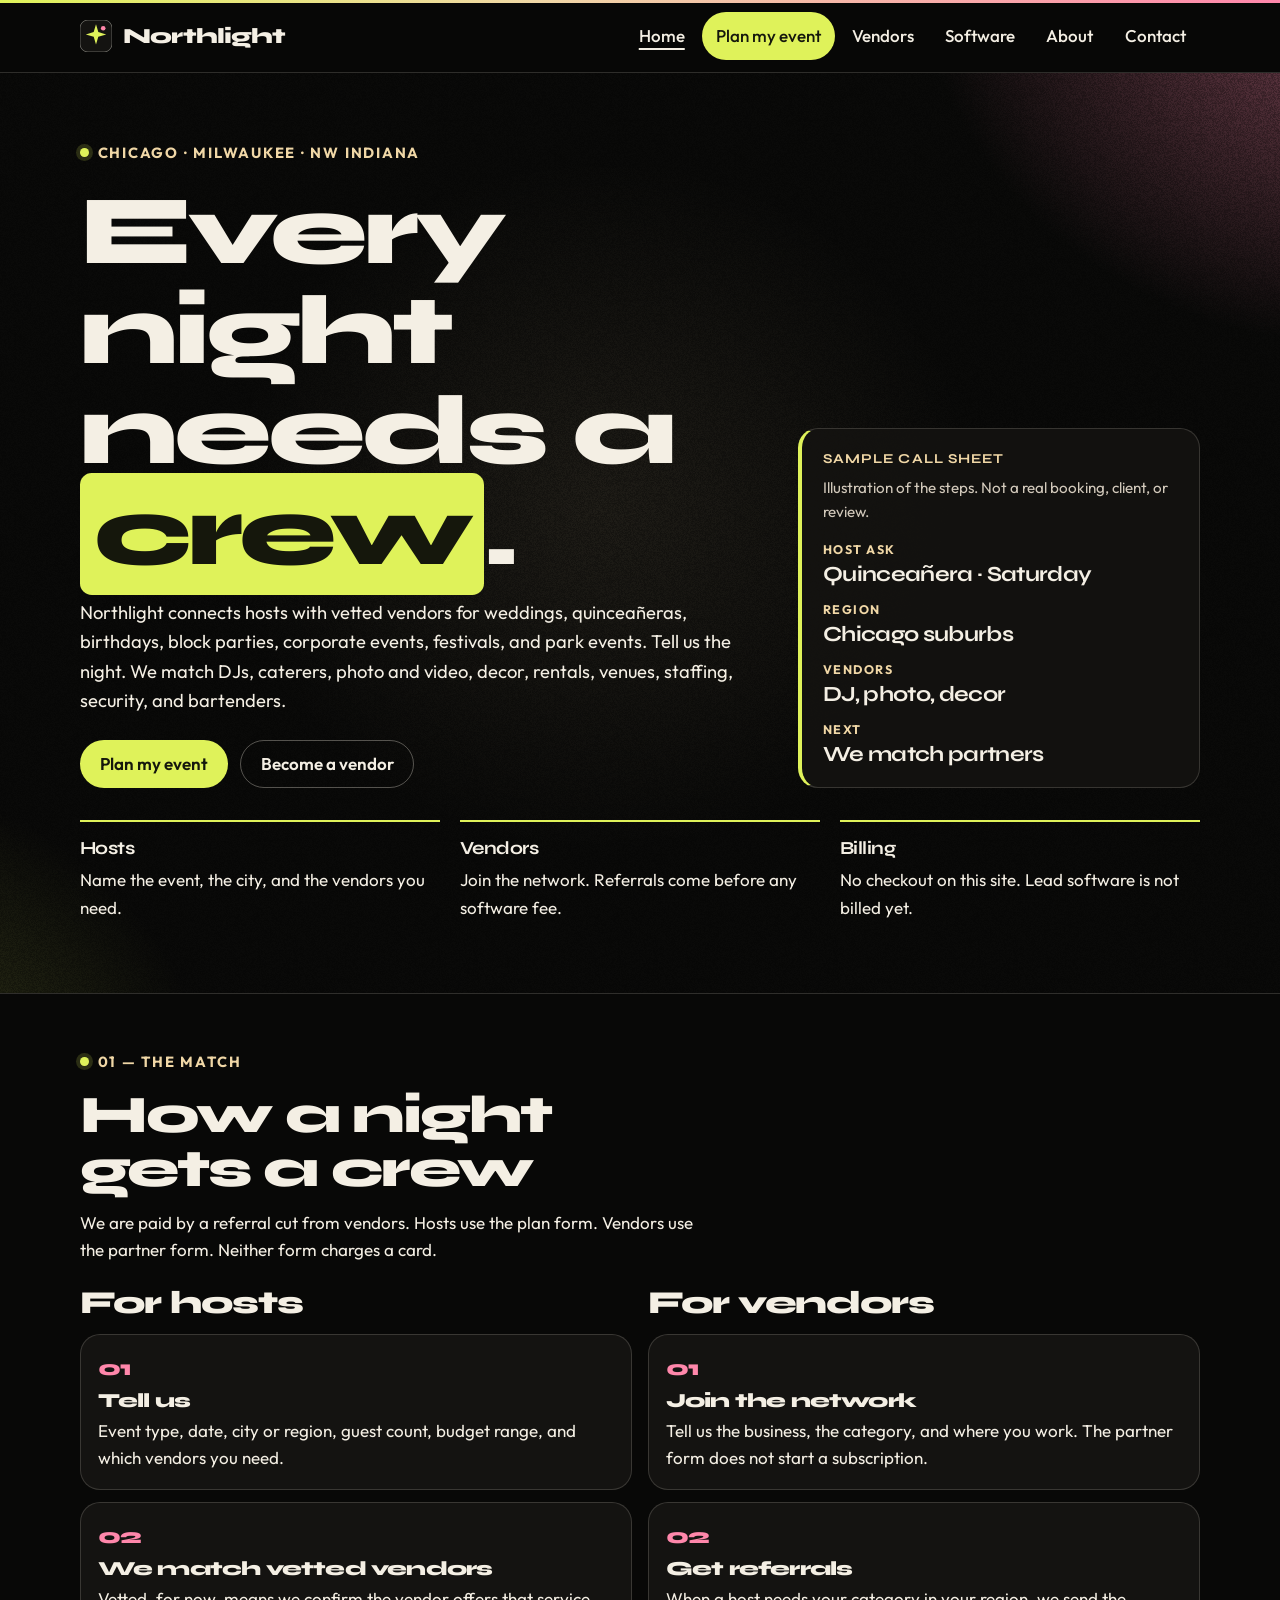
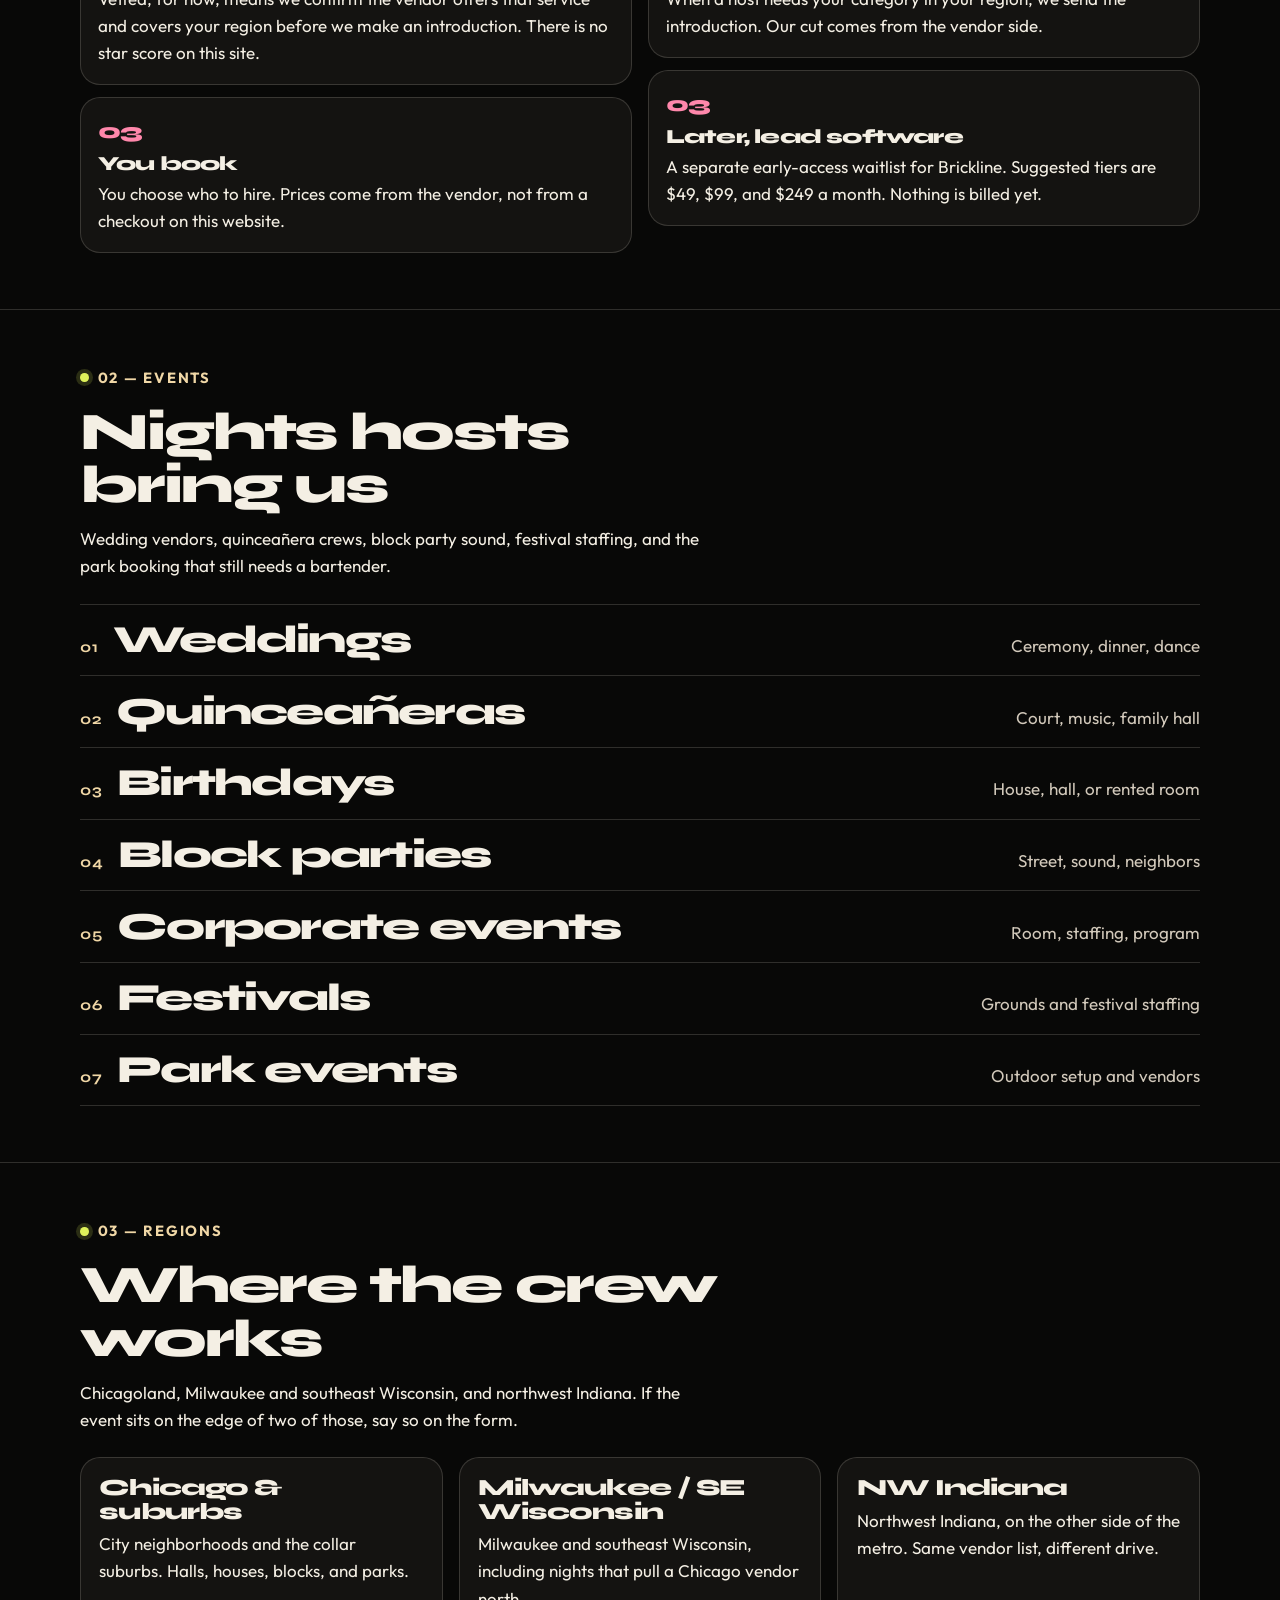
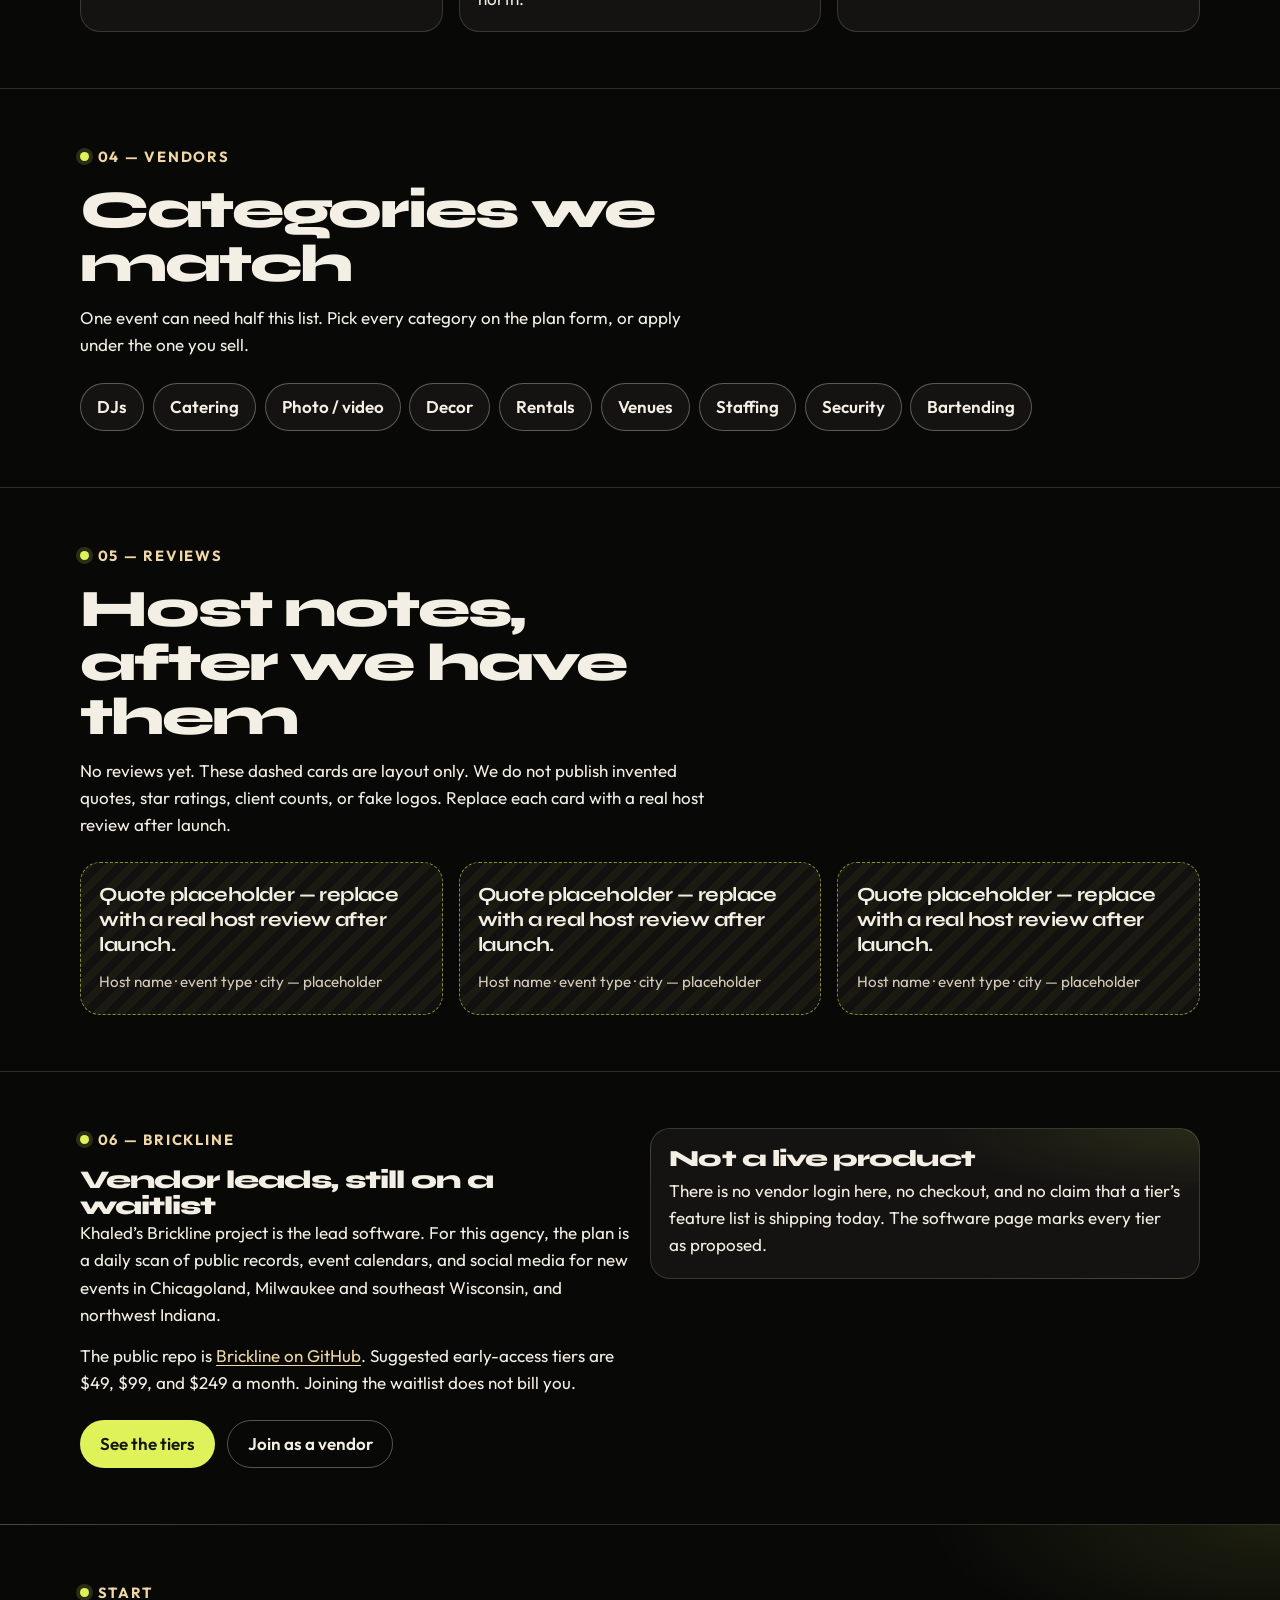
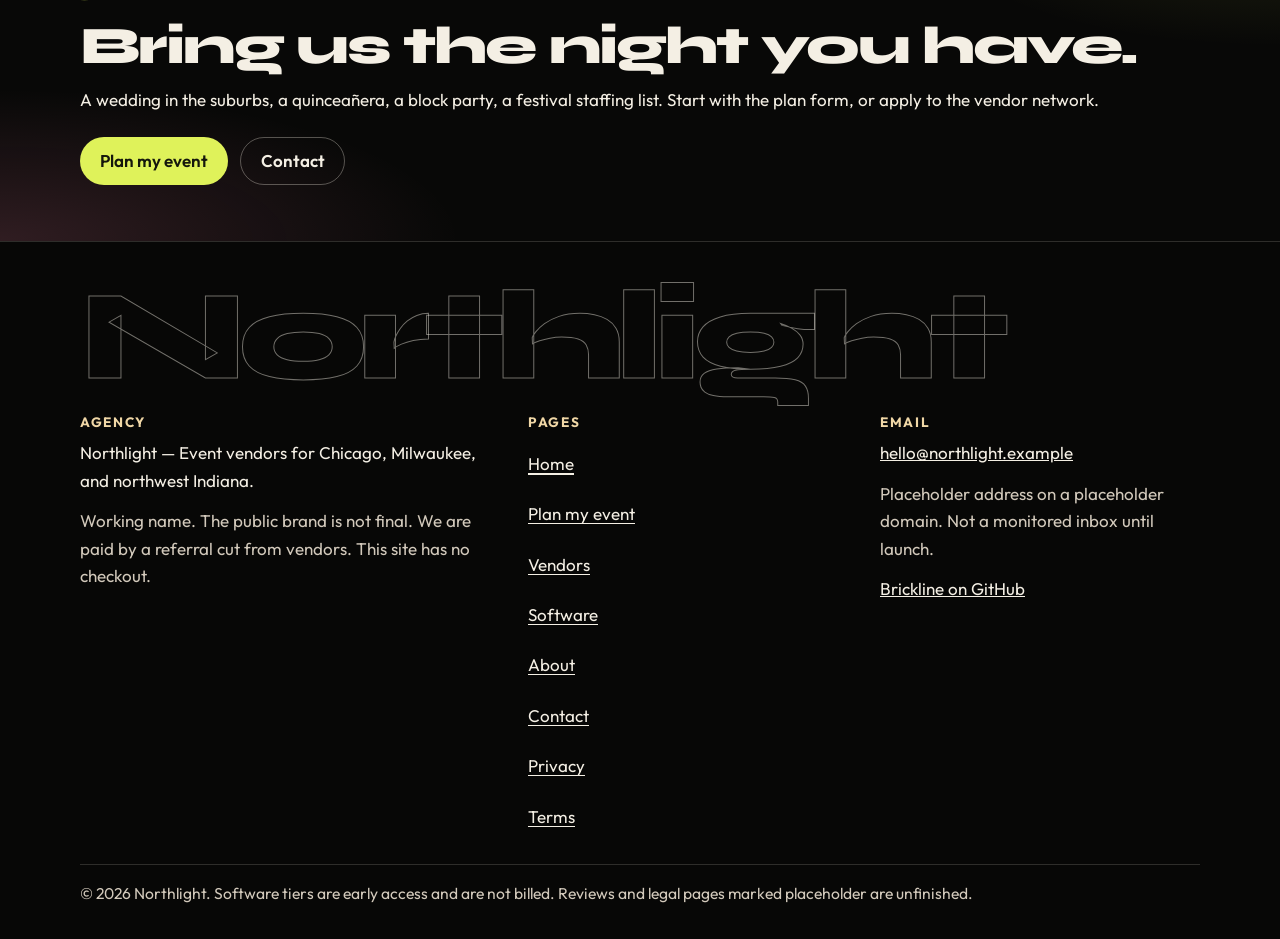
<file: index.html>
<!DOCTYPE html>
<html lang="en">
<head>
  <meta charset="utf-8">
  <meta name="viewport" content="width=device-width, initial-scale=1">
  <title>Northlight · Event vendors in Chicago, Milwaukee, and NW Indiana</title>
  <meta name="description" content="Northlight matches hosts with vetted wedding, quinceañera, block party, festival, and corporate vendors in Chicago, Milwaukee, and northwest Indiana.">
  <meta name="robots" content="index,follow">
  <meta name="theme-color" content="#080807">
  <meta name="color-scheme" content="dark">
  <link rel="canonical" href="https://northlight.example/">
  <meta property="og:type" content="website">
  <meta property="og:site_name" content="Northlight">
  <meta property="og:title" content="Northlight · Event vendors in Chicago, Milwaukee, and NW Indiana">
  <meta property="og:description" content="Northlight matches hosts with vetted wedding, quinceañera, block party, festival, and corporate vendors in Chicago, Milwaukee, and northwest Indiana.">
  <meta property="og:url" content="https://northlight.example/">
  <meta property="og:image" content="https://northlight.example/og.png">
  <meta property="og:image:width" content="1200">
  <meta property="og:image:height" content="630">
  <meta property="og:image:alt" content="Northlight — event vendors for Chicago, Milwaukee, and northwest Indiana">
  <meta property="og:locale" content="en_US">
  <meta name="twitter:card" content="summary_large_image">
  <meta name="twitter:title" content="Northlight · Event vendors in Chicago, Milwaukee, and NW Indiana">
  <meta name="twitter:description" content="Northlight matches hosts with vetted wedding, quinceañera, block party, festival, and corporate vendors in Chicago, Milwaukee, and northwest Indiana.">
  <meta name="twitter:image" content="https://northlight.example/og.png">
  <meta name="twitter:image:alt" content="Northlight — event vendors for Chicago, Milwaukee, and northwest Indiana">
  <link rel="icon" href="/favicon.svg" type="image/svg+xml">
  <link rel="icon" href="/favicon-32.png" type="image/png" sizes="32x32">
  <link rel="apple-touch-icon" href="/apple-touch-icon.png">
  <link rel="preconnect" href="https://fonts.googleapis.com">
  <link rel="preconnect" href="https://fonts.gstatic.com" crossorigin>
  <link rel="stylesheet" href="https://fonts.googleapis.com/css2?family=Outfit:wght@400;500;600;700&amp;family=Syne:wght@600;700;800&amp;display=swap">
  <link rel="stylesheet" href="/css/styles.css">
  <script src="/js/brand.js"></script>
  <script src="/js/site.js" defer></script>
</head>
<body data-path="/">
  <a class="skip-link" href="#content">Skip to content</a>
  <header class="site-header">
    <div class="header-inner wrap">
      <a class="logo" href="/">
        <svg class="logo-mark" viewBox="0 0 32 32" aria-hidden="true" focusable="false">
          <rect width="32" height="32" rx="8" fill="#141311" stroke="#f4efe4" stroke-opacity="0.35"/>
          <path fill="#dff25a" d="M16 4.2 18.3 12 26.2 14.4 18.3 16.7 16 24.6 13.7 16.7 5.8 14.4 13.7 12Z"/>
          <circle cx="23.2" cy="8.2" r="2.3" fill="#ff87ab"/>
        </svg>
        <span data-brand="name">Northlight</span>
      </a>
      <nav class="primary-nav" aria-label="Primary">
        <ul class="nav-list">
            <li class="nav-home"><a href="/" aria-current="page">Home</a></li>
            <li><a href="/plan/" class="nav-cta">Plan my event</a></li>
            <li><a href="/vendors/">Vendors</a></li>
            <li><a href="/software/">Software</a></li>
            <li><a href="/about/">About</a></li>
            <li><a href="/contact/">Contact</a></li>
        </ul>
      </nav>
      <details class="nav-details">
        <summary class="nav-toggle">
          <span class="nav-toggle-icon" aria-hidden="true"></span>
          <span class="when-closed">Menu</span>
          <span class="when-open">Close</span>
        </summary>
        <nav id="mobile-nav" aria-label="Mobile">
          <ul class="nav-list">
            <li class="nav-home"><a href="/" aria-current="page">Home</a></li>
            <li><a href="/plan/" class="nav-cta">Plan my event</a></li>
            <li><a href="/vendors/">Vendors</a></li>
            <li><a href="/software/">Software</a></li>
            <li><a href="/about/">About</a></li>
            <li><a href="/contact/">Contact</a></li>
          </ul>
        </nav>
      </details>
    </div>
  </header>
  <main>

    <section class="hero">
      <div class="wrap hero-grid">
        <div>
          <p class="eyebrow"><span class="dot" aria-hidden="true"></span> Chicago · Milwaukee · NW Indiana</p>
          <h1 id="content" tabindex="-1">Every night needs a <span class="mark">crew</span>.</h1>
          <p class="lede">Northlight connects hosts with vetted vendors for weddings, quinceañeras, birthdays, block parties, corporate events, festivals, and park events. Tell us the night. We match DJs, caterers, photo and video, decor, rentals, venues, staffing, security, and bartenders.</p>
          <div class="actions">
            <a class="button button-primary" href="/plan/">Plan my event</a>
            <a class="button button-secondary" href="/vendors/">Become a vendor</a>
          </div>
        </div>
        <aside class="call-sheet" aria-label="Sample call sheet, illustration only">
          <p class="call-sheet-kicker">Sample call sheet</p>
          <p class="call-warn">Illustration of the steps. Not a real booking, client, or review.</p>
          <dl>
            <div>
              <dt>Host ask</dt>
              <dd>Quinceañera · Saturday</dd>
            </div>
            <div>
              <dt>Region</dt>
              <dd>Chicago suburbs</dd>
            </div>
            <div>
              <dt>Vendors</dt>
              <dd>DJ, photo, decor</dd>
            </div>
            <div>
              <dt>Next</dt>
              <dd>We match partners</dd>
            </div>
          </dl>
        </aside>
      </div>
      <div class="wrap">
        <ul class="fact-row">
          <li><strong>Hosts</strong> Name the event, the city, and the vendors you need.</li>
          <li><strong>Vendors</strong> Join the network. Referrals come before any software fee.</li>
          <li><strong>Billing</strong> No checkout on this site. Lead software is not billed yet.</li>
        </ul>
      </div>
    </section>

    <section class="section" aria-labelledby="how-title">
      <div class="wrap">
        <div class="section-head">
          <p class="eyebrow"><span class="dot" aria-hidden="true"></span> 01 — The match</p>
          <h2 id="how-title">How a night gets a crew</h2>
          <p>We are paid by a referral cut from vendors. Hosts use the plan form. Vendors use the partner form. Neither form charges a card.</p>
        </div>
        <div class="how-grid">
          <div>
            <h3 class="panel-label">For hosts</h3>
            <ol class="steps">
              <li>
                <span class="step-num">01</span>
                <h4>Tell us</h4>
                <p>Event type, date, city or region, guest count, budget range, and which vendors you need.</p>
              </li>
              <li>
                <span class="step-num">02</span>
                <h4>We match vetted vendors</h4>
                <p>Vetted, for now, means we confirm the vendor offers that service and covers your region before we make an introduction. There is no star score on this site.</p>
              </li>
              <li>
                <span class="step-num">03</span>
                <h4>You book</h4>
                <p>You choose who to hire. Prices come from the vendor, not from a checkout on this website.</p>
              </li>
            </ol>
          </div>
          <div>
            <h3 class="panel-label">For vendors</h3>
            <ol class="steps">
              <li>
                <span class="step-num">01</span>
                <h4>Join the network</h4>
                <p>Tell us the business, the category, and where you work. The partner form does not start a subscription.</p>
              </li>
              <li>
                <span class="step-num">02</span>
                <h4>Get referrals</h4>
                <p>When a host needs your category in your region, we send the introduction. Our cut comes from the vendor side.</p>
              </li>
              <li>
                <span class="step-num">03</span>
                <h4>Later, lead software</h4>
                <p>A separate early-access waitlist for Brickline. Suggested tiers are $49, $99, and $249 a month. Nothing is billed yet.</p>
              </li>
            </ol>
          </div>
        </div>
      </div>
    </section>

    <section class="section" aria-labelledby="events-title">
      <div class="wrap">
        <div class="section-head">
          <p class="eyebrow"><span class="dot" aria-hidden="true"></span> 02 — Events</p>
          <h2 id="events-title">Nights hosts bring us</h2>
          <p>Wedding vendors, quinceañera crews, block party sound, festival staffing, and the park booking that still needs a bartender.</p>
        </div>
        <ol class="event-list">
          <li><span class="event-name">Weddings</span><span class="event-note">Ceremony, dinner, dance</span></li>
          <li><span class="event-name">Quinceañeras</span><span class="event-note">Court, music, family hall</span></li>
          <li><span class="event-name">Birthdays</span><span class="event-note">House, hall, or rented room</span></li>
          <li><span class="event-name">Block parties</span><span class="event-note">Street, sound, neighbors</span></li>
          <li><span class="event-name">Corporate events</span><span class="event-note">Room, staffing, program</span></li>
          <li><span class="event-name">Festivals</span><span class="event-note">Grounds and festival staffing</span></li>
          <li><span class="event-name">Park events</span><span class="event-note">Outdoor setup and vendors</span></li>
        </ol>
      </div>
    </section>

    <section class="section" aria-labelledby="regions-title">
      <div class="wrap">
        <div class="section-head">
          <p class="eyebrow"><span class="dot" aria-hidden="true"></span> 03 — Regions</p>
          <h2 id="regions-title">Where the crew works</h2>
          <p>Chicagoland, Milwaukee and southeast Wisconsin, and northwest Indiana. If the event sits on the edge of two of those, say so on the form.</p>
        </div>
        <div class="region-grid">
          <article class="card">
            <h3>Chicago &amp; suburbs</h3>
            <p>City neighborhoods and the collar suburbs. Halls, houses, blocks, and parks.</p>
          </article>
          <article class="card">
            <h3>Milwaukee / SE Wisconsin</h3>
            <p>Milwaukee and southeast Wisconsin, including nights that pull a Chicago vendor north.</p>
          </article>
          <article class="card">
            <h3>NW Indiana</h3>
            <p>Northwest Indiana, on the other side of the metro. Same vendor list, different drive.</p>
          </article>
        </div>
      </div>
    </section>

    <section class="section" aria-labelledby="vendors-title">
      <div class="wrap">
        <div class="section-head">
          <p class="eyebrow"><span class="dot" aria-hidden="true"></span> 04 — Vendors</p>
          <h2 id="vendors-title">Categories we match</h2>
          <p>One event can need half this list. Pick every category on the plan form, or apply under the one you sell.</p>
        </div>
        <ul class="chips">
          <li>DJs</li>
          <li>Catering</li>
          <li>Photo / video</li>
          <li>Decor</li>
          <li>Rentals</li>
          <li>Venues</li>
          <li>Staffing</li>
          <li>Security</li>
          <li>Bartending</li>
        </ul>
      </div>
    </section>

    <section class="section" aria-labelledby="proof-title">
      <div class="wrap">
        <div class="section-head">
          <p class="eyebrow"><span class="dot" aria-hidden="true"></span> 05 — Reviews</p>
          <h2 id="proof-title">Host notes, after we have them</h2>
          <p>No reviews yet. These dashed cards are layout only. We do not publish invented quotes, star ratings, client counts, or fake logos. Replace each card with a real host review after launch.</p>
        </div>
        <div class="proof-grid">
          <article class="placeholder-card">
            <p>Quote placeholder — replace with a real host review after launch.</p>
            <p class="placeholder-meta">Host name · event type · city — placeholder</p>
          </article>
          <article class="placeholder-card">
            <p>Quote placeholder — replace with a real host review after launch.</p>
            <p class="placeholder-meta">Host name · event type · city — placeholder</p>
          </article>
          <article class="placeholder-card">
            <p>Quote placeholder — replace with a real host review after launch.</p>
            <p class="placeholder-meta">Host name · event type · city — placeholder</p>
          </article>
        </div>
      </div>
    </section>

    <section class="section prose" aria-labelledby="software-title">
      <div class="wrap software-band">
        <div>
          <p class="eyebrow"><span class="dot" aria-hidden="true"></span> 06 — Brickline</p>
          <h2 id="software-title">Vendor leads, still on a waitlist</h2>
          <p>Khaled’s Brickline project is the lead software. For this agency, the plan is a daily scan of public records, event calendars, and social media for new events in Chicagoland, Milwaukee and southeast Wisconsin, and northwest Indiana.</p>
          <p>The public repo is <a data-brand-href="github" href="https://github.com/CEOmarabha/brickline" target="_blank" rel="noopener noreferrer">Brickline on GitHub<span class="visually-hidden"> (opens in a new tab)</span></a>. Suggested early-access tiers are $49, $99, and $249 a month. Joining the waitlist does not bill you.</p>
          <div class="actions">
            <a class="button button-primary" href="/software/">See the tiers</a>
            <a class="button button-secondary" href="/vendors/">Join as a vendor</a>
          </div>
        </div>
        <article class="card">
          <h3>Not a live product</h3>
          <p>There is no vendor login here, no checkout, and no claim that a tier’s feature list is shipping today. The software page marks every tier as proposed.</p>
        </article>
      </div>
    </section>

    <section class="section cta-band prose" aria-labelledby="close-title">
      <div class="wrap">
        <p class="eyebrow"><span class="dot" aria-hidden="true"></span> Start</p>
        <h2 id="close-title">Bring us the night you have.</h2>
        <p>A wedding in the suburbs, a quinceañera, a block party, a festival staffing list. Start with the plan form, or apply to the vendor network.</p>
        <div class="actions">
          <a class="button button-primary" href="/plan/">Plan my event</a>
          <a class="button button-secondary" href="/contact/">Contact</a>
        </div>
      </div>
    </section>

  </main>
  <footer class="site-footer">
    <div class="wrap">
      <p class="footer-display" aria-hidden="true"><span data-brand="name">Northlight</span></p>
      <div class="footer-grid">
        <div>
          <p class="footer-kicker">Agency</p>
          <p><span data-brand="name">Northlight</span> — <span data-brand="tagline">Event vendors for Chicago, Milwaukee, and northwest Indiana.</span></p>
          <p class="muted">Working name. The public brand is not final. We are paid by a referral cut from vendors. This site has no checkout.</p>
        </div>
        <nav aria-label="Footer">
          <p class="footer-kicker">Pages</p>
          <ul class="footer-links">
              <li><a href="/" aria-current="page">Home</a></li>
              <li><a href="/plan/">Plan my event</a></li>
              <li><a href="/vendors/">Vendors</a></li>
              <li><a href="/software/">Software</a></li>
              <li><a href="/about/">About</a></li>
              <li><a href="/contact/">Contact</a></li>
              <li><a href="/privacy/">Privacy</a></li>
              <li><a href="/terms/">Terms</a></li>
          </ul>
        </nav>
        <div>
          <p class="footer-kicker">Email</p>
          <p><a data-brand="email" href="mailto:hello@northlight.example">hello@northlight.example</a></p>
          <p class="muted">Placeholder address on a placeholder domain. Not a monitored inbox until launch.</p>
          <p><a data-brand-href="github" href="https://github.com/CEOmarabha/brickline" target="_blank" rel="noopener noreferrer">Brickline on GitHub<span class="visually-hidden"> (opens in a new tab)</span></a></p>
        </div>
      </div>
      <p class="footer-legal">© <span data-brand="year">2026</span> <span data-brand="name">Northlight</span>. Software tiers are early access and are not billed. Reviews and legal pages marked placeholder are unfinished.</p>
    </div>
  </footer>
  <script type="application/ld+json" id="ld-org">
{
  "@context": "https://schema.org",
  "@graph": [
    {
      "@type": "Organization",
      "name": "Northlight",
      "url": "https://northlight.example/",
      "email": "hello@northlight.example",
      "description": "Northlight connects event hosts with vetted vendors across Chicagoland, Milwaukee and southeast Wisconsin, and northwest Indiana. Vendor lead software is an early-access waitlist and is not billed yet.",
      "logo": "https://northlight.example/favicon.svg",
      "sameAs": ["https://github.com/CEOmarabha/brickline"]
    },
    {
      "@type": "ProfessionalService",
      "name": "Northlight",
      "url": "https://northlight.example/",
      "email": "hello@northlight.example",
      "description": "Event vendor matching for weddings, quinceañeras, birthdays, block parties, corporate events, festivals, and park events in Chicagoland, Milwaukee and southeast Wisconsin, and northwest Indiana.",
      "areaServed": [
        {"@type": "AdministrativeArea", "name": "Chicago and suburbs"},
        {"@type": "AdministrativeArea", "name": "Milwaukee and southeast Wisconsin"},
        {"@type": "AdministrativeArea", "name": "Northwest Indiana"}
      ],
      "serviceType": [
        "Wedding vendor matching",
        "Quinceañera vendor matching",
        "Block party vendor matching",
        "Festival staffing referrals",
        "Corporate event vendor matching",
        "Park event vendor matching"
      ]
    }
  ]
}
</script>
</body>
</html>
</file>
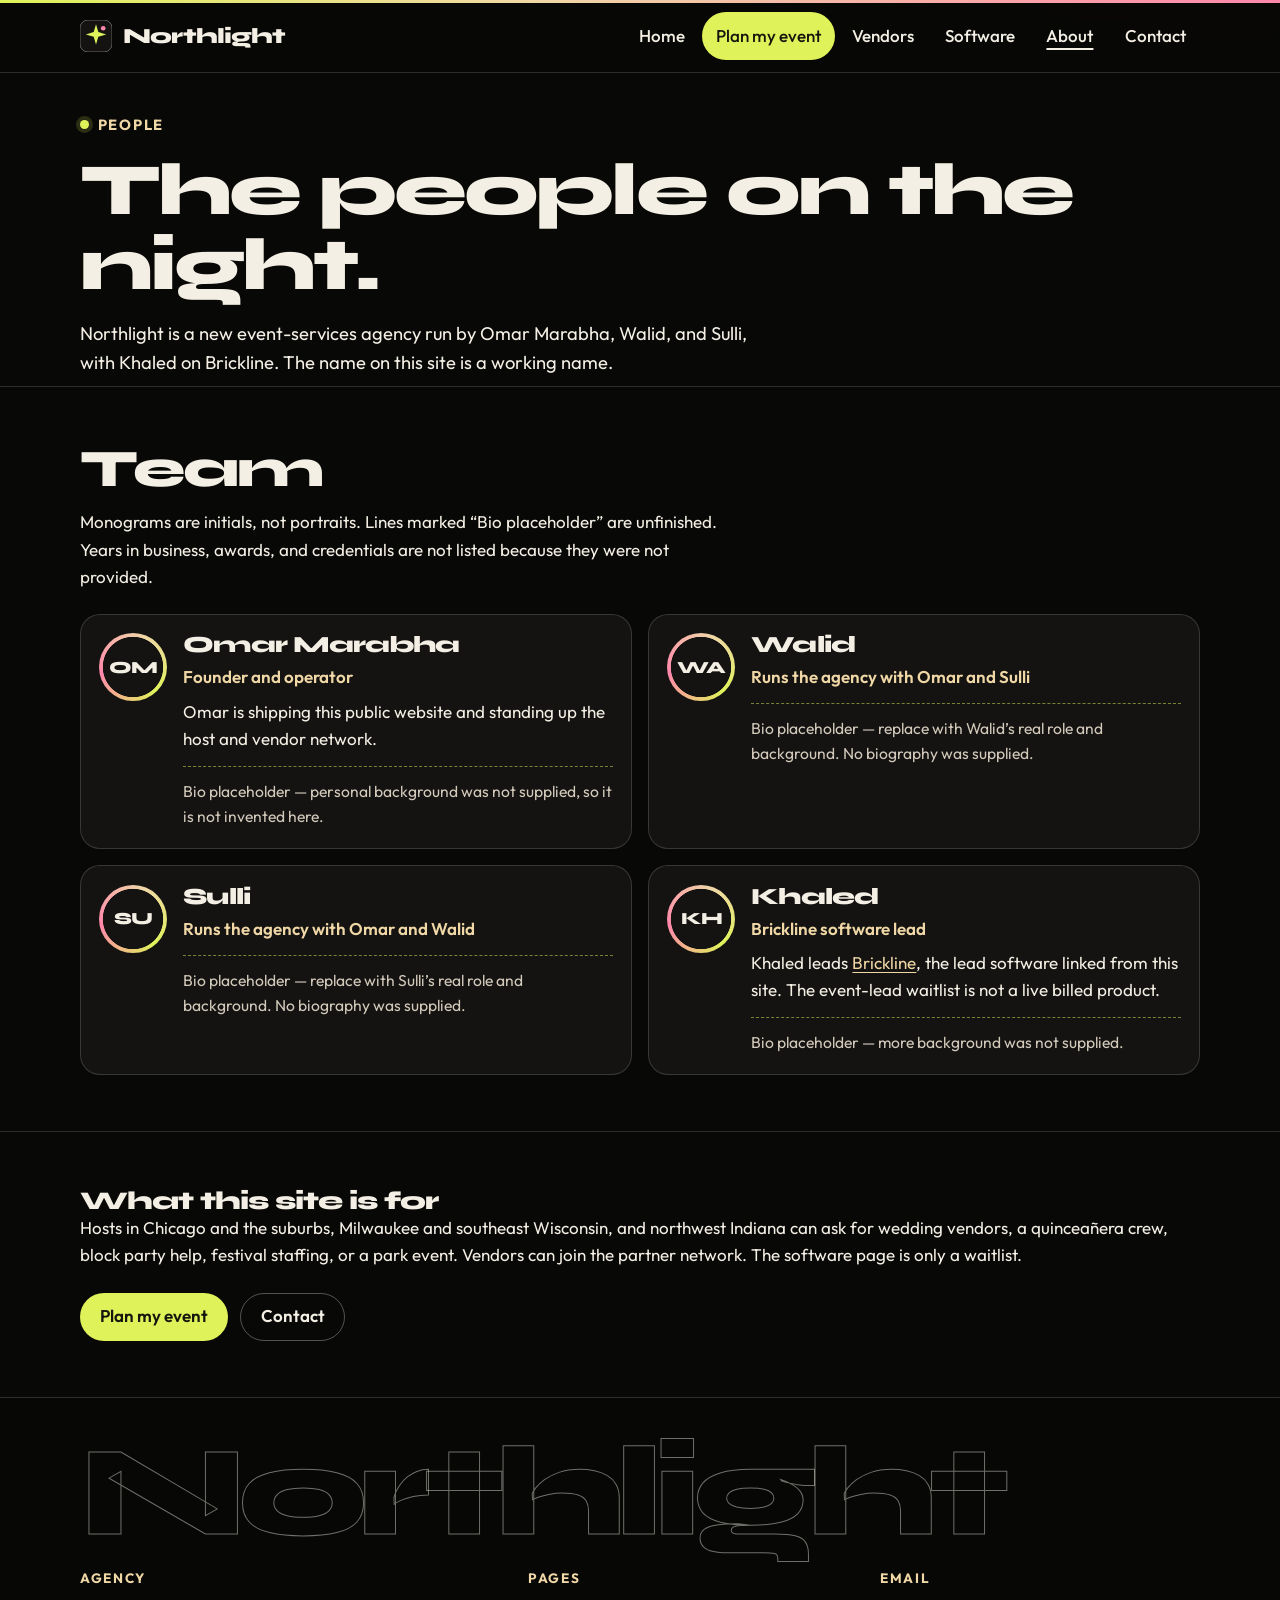
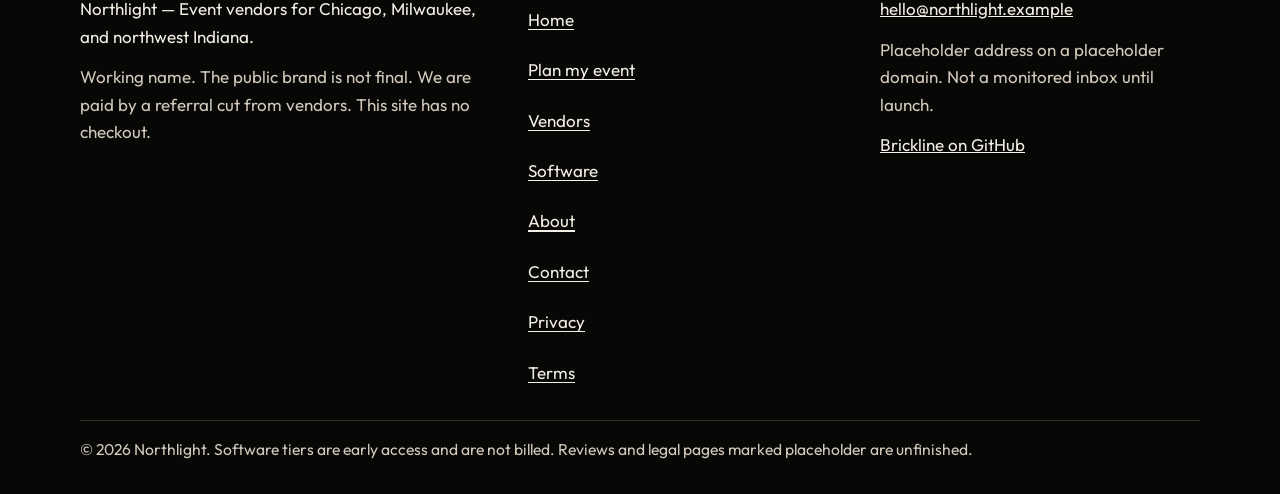
<file: about/index.html>
<!DOCTYPE html>
<html lang="en">
<head>
  <meta charset="utf-8">
  <meta name="viewport" content="width=device-width, initial-scale=1">
  <title>About the team · Northlight</title>
  <meta name="description" content="Omar Marabha, Walid, Sulli, and Khaled. Northlight is a new event-services agency for Chicago, Milwaukee, and northwest Indiana. Unfinished bios are marked placeholder.">
  <meta name="robots" content="index,follow">
  <meta name="theme-color" content="#080807">
  <meta name="color-scheme" content="dark">
  <link rel="canonical" href="https://northlight.example/about/">
  <meta property="og:type" content="website">
  <meta property="og:site_name" content="Northlight">
  <meta property="og:title" content="About the team · Northlight">
  <meta property="og:description" content="Omar Marabha, Walid, Sulli, and Khaled. Northlight is a new event-services agency for Chicago, Milwaukee, and northwest Indiana. Unfinished bios are marked placeholder.">
  <meta property="og:url" content="https://northlight.example/about/">
  <meta property="og:image" content="https://northlight.example/og.png">
  <meta property="og:image:width" content="1200">
  <meta property="og:image:height" content="630">
  <meta property="og:image:alt" content="Northlight — event vendors for Chicago, Milwaukee, and northwest Indiana">
  <meta property="og:locale" content="en_US">
  <meta name="twitter:card" content="summary_large_image">
  <meta name="twitter:title" content="About the team · Northlight">
  <meta name="twitter:description" content="Omar Marabha, Walid, Sulli, and Khaled. Northlight is a new event-services agency for Chicago, Milwaukee, and northwest Indiana. Unfinished bios are marked placeholder.">
  <meta name="twitter:image" content="https://northlight.example/og.png">
  <meta name="twitter:image:alt" content="Northlight — event vendors for Chicago, Milwaukee, and northwest Indiana">
  <link rel="icon" href="/favicon.svg" type="image/svg+xml">
  <link rel="icon" href="/favicon-32.png" type="image/png" sizes="32x32">
  <link rel="apple-touch-icon" href="/apple-touch-icon.png">
  <link rel="preconnect" href="https://fonts.googleapis.com">
  <link rel="preconnect" href="https://fonts.gstatic.com" crossorigin>
  <link rel="stylesheet" href="https://fonts.googleapis.com/css2?family=Outfit:wght@400;500;600;700&amp;family=Syne:wght@600;700;800&amp;display=swap">
  <link rel="stylesheet" href="/css/styles.css">
  <script src="/js/brand.js"></script>
  <script src="/js/site.js" defer></script>
</head>
<body data-path="/about/">
  <a class="skip-link" href="#content">Skip to content</a>
  <header class="site-header">
    <div class="header-inner wrap">
      <a class="logo" href="/">
        <svg class="logo-mark" viewBox="0 0 32 32" aria-hidden="true" focusable="false">
          <rect width="32" height="32" rx="8" fill="#141311" stroke="#f4efe4" stroke-opacity="0.35"/>
          <path fill="#dff25a" d="M16 4.2 18.3 12 26.2 14.4 18.3 16.7 16 24.6 13.7 16.7 5.8 14.4 13.7 12Z"/>
          <circle cx="23.2" cy="8.2" r="2.3" fill="#ff87ab"/>
        </svg>
        <span data-brand="name">Northlight</span>
      </a>
      <nav class="primary-nav" aria-label="Primary">
        <ul class="nav-list">
            <li class="nav-home"><a href="/">Home</a></li>
            <li><a href="/plan/" class="nav-cta">Plan my event</a></li>
            <li><a href="/vendors/">Vendors</a></li>
            <li><a href="/software/">Software</a></li>
            <li><a href="/about/" aria-current="page">About</a></li>
            <li><a href="/contact/">Contact</a></li>
        </ul>
      </nav>
      <details class="nav-details">
        <summary class="nav-toggle">
          <span class="nav-toggle-icon" aria-hidden="true"></span>
          <span class="when-closed">Menu</span>
          <span class="when-open">Close</span>
        </summary>
        <nav id="mobile-nav" aria-label="Mobile">
          <ul class="nav-list">
            <li class="nav-home"><a href="/">Home</a></li>
            <li><a href="/plan/" class="nav-cta">Plan my event</a></li>
            <li><a href="/vendors/">Vendors</a></li>
            <li><a href="/software/">Software</a></li>
            <li><a href="/about/" aria-current="page">About</a></li>
            <li><a href="/contact/">Contact</a></li>
          </ul>
        </nav>
      </details>
    </div>
  </header>
  <main>

    <section class="page-hero">
      <div class="wrap">
        <p class="eyebrow"><span class="dot" aria-hidden="true"></span> People</p>
        <h1 id="content" tabindex="-1">The people on the night.</h1>
        <p class="lede">Northlight is a new event-services agency run by Omar Marabha, Walid, and Sulli, with Khaled on Brickline. The name on this site is a working name.</p>
      </div>
    </section>
    <section class="section" aria-labelledby="team-title">
      <div class="wrap">
        <div class="section-head">
          <h2 id="team-title">Team</h2>
          <p>Monograms are initials, not portraits. Lines marked “Bio placeholder” are unfinished. Years in business, awards, and credentials are not listed because they were not provided.</p>
        </div>
        <div class="team-grid">
          <article class="person">
            <p class="monogram" aria-hidden="true">OM</p>
            <div>
              <h3>Omar Marabha</h3>
              <p class="role">Founder and operator</p>
              <p>Omar is shipping this public website and standing up the host and vendor network.</p>
              <p class="placeholder-label">Bio placeholder — personal background was not supplied, so it is not invented here.</p>
            </div>
          </article>
          <article class="person">
            <p class="monogram" aria-hidden="true">WA</p>
            <div>
              <h3>Walid</h3>
              <p class="role">Runs the agency with Omar and Sulli</p>
              <p class="placeholder-label">Bio placeholder — replace with Walid’s real role and background. No biography was supplied.</p>
            </div>
          </article>
          <article class="person">
            <p class="monogram" aria-hidden="true">SU</p>
            <div>
              <h3>Sulli</h3>
              <p class="role">Runs the agency with Omar and Walid</p>
              <p class="placeholder-label">Bio placeholder — replace with Sulli’s real role and background. No biography was supplied.</p>
            </div>
          </article>
          <article class="person">
            <p class="monogram" aria-hidden="true">KH</p>
            <div>
              <h3>Khaled</h3>
              <p class="role">Brickline software lead</p>
              <p>Khaled leads <a data-brand-href="github" href="https://github.com/CEOmarabha/brickline" target="_blank" rel="noopener noreferrer">Brickline<span class="visually-hidden"> (opens in a new tab)</span></a>, the lead software linked from this site. The event-lead waitlist is not a live billed product.</p>
              <p class="placeholder-label">Bio placeholder — more background was not supplied.</p>
            </div>
          </article>
        </div>
      </div>
    </section>
    <section class="section prose" aria-labelledby="work-title">
      <div class="wrap">
        <h2 id="work-title">What this site is for</h2>
        <p>Hosts in Chicago and the suburbs, Milwaukee and southeast Wisconsin, and northwest Indiana can ask for wedding vendors, a quinceañera crew, block party help, festival staffing, or a park event. Vendors can join the partner network. The software page is only a waitlist.</p>
        <div class="actions">
          <a class="button button-primary" href="/plan/">Plan my event</a>
          <a class="button button-secondary" href="/contact/">Contact</a>
        </div>
      </div>
    </section>

  </main>
  <footer class="site-footer">
    <div class="wrap">
      <p class="footer-display" aria-hidden="true"><span data-brand="name">Northlight</span></p>
      <div class="footer-grid">
        <div>
          <p class="footer-kicker">Agency</p>
          <p><span data-brand="name">Northlight</span> — <span data-brand="tagline">Event vendors for Chicago, Milwaukee, and northwest Indiana.</span></p>
          <p class="muted">Working name. The public brand is not final. We are paid by a referral cut from vendors. This site has no checkout.</p>
        </div>
        <nav aria-label="Footer">
          <p class="footer-kicker">Pages</p>
          <ul class="footer-links">
              <li><a href="/">Home</a></li>
              <li><a href="/plan/">Plan my event</a></li>
              <li><a href="/vendors/">Vendors</a></li>
              <li><a href="/software/">Software</a></li>
              <li><a href="/about/" aria-current="page">About</a></li>
              <li><a href="/contact/">Contact</a></li>
              <li><a href="/privacy/">Privacy</a></li>
              <li><a href="/terms/">Terms</a></li>
          </ul>
        </nav>
        <div>
          <p class="footer-kicker">Email</p>
          <p><a data-brand="email" href="mailto:hello@northlight.example">hello@northlight.example</a></p>
          <p class="muted">Placeholder address on a placeholder domain. Not a monitored inbox until launch.</p>
          <p><a data-brand-href="github" href="https://github.com/CEOmarabha/brickline" target="_blank" rel="noopener noreferrer">Brickline on GitHub<span class="visually-hidden"> (opens in a new tab)</span></a></p>
        </div>
      </div>
      <p class="footer-legal">© <span data-brand="year">2026</span> <span data-brand="name">Northlight</span>. Software tiers are early access and are not billed. Reviews and legal pages marked placeholder are unfinished.</p>
    </div>
  </footer>
  <script type="application/ld+json" id="ld-org">
{
  "@context": "https://schema.org",
  "@graph": [
    {
      "@type": "Organization",
      "name": "Northlight",
      "url": "https://northlight.example/",
      "email": "hello@northlight.example",
      "description": "Northlight connects event hosts with vetted vendors across Chicagoland, Milwaukee and southeast Wisconsin, and northwest Indiana. Vendor lead software is an early-access waitlist and is not billed yet.",
      "logo": "https://northlight.example/favicon.svg",
      "sameAs": ["https://github.com/CEOmarabha/brickline"]
    },
    {
      "@type": "ProfessionalService",
      "name": "Northlight",
      "url": "https://northlight.example/",
      "email": "hello@northlight.example",
      "description": "Event vendor matching for weddings, quinceañeras, birthdays, block parties, corporate events, festivals, and park events in Chicagoland, Milwaukee and southeast Wisconsin, and northwest Indiana.",
      "areaServed": [
        {"@type": "AdministrativeArea", "name": "Chicago and suburbs"},
        {"@type": "AdministrativeArea", "name": "Milwaukee and southeast Wisconsin"},
        {"@type": "AdministrativeArea", "name": "Northwest Indiana"}
      ],
      "serviceType": [
        "Wedding vendor matching",
        "Quinceañera vendor matching",
        "Block party vendor matching",
        "Festival staffing referrals",
        "Corporate event vendor matching",
        "Park event vendor matching"
      ]
    }
  ]
}
</script>
</body>
</html>
</file>
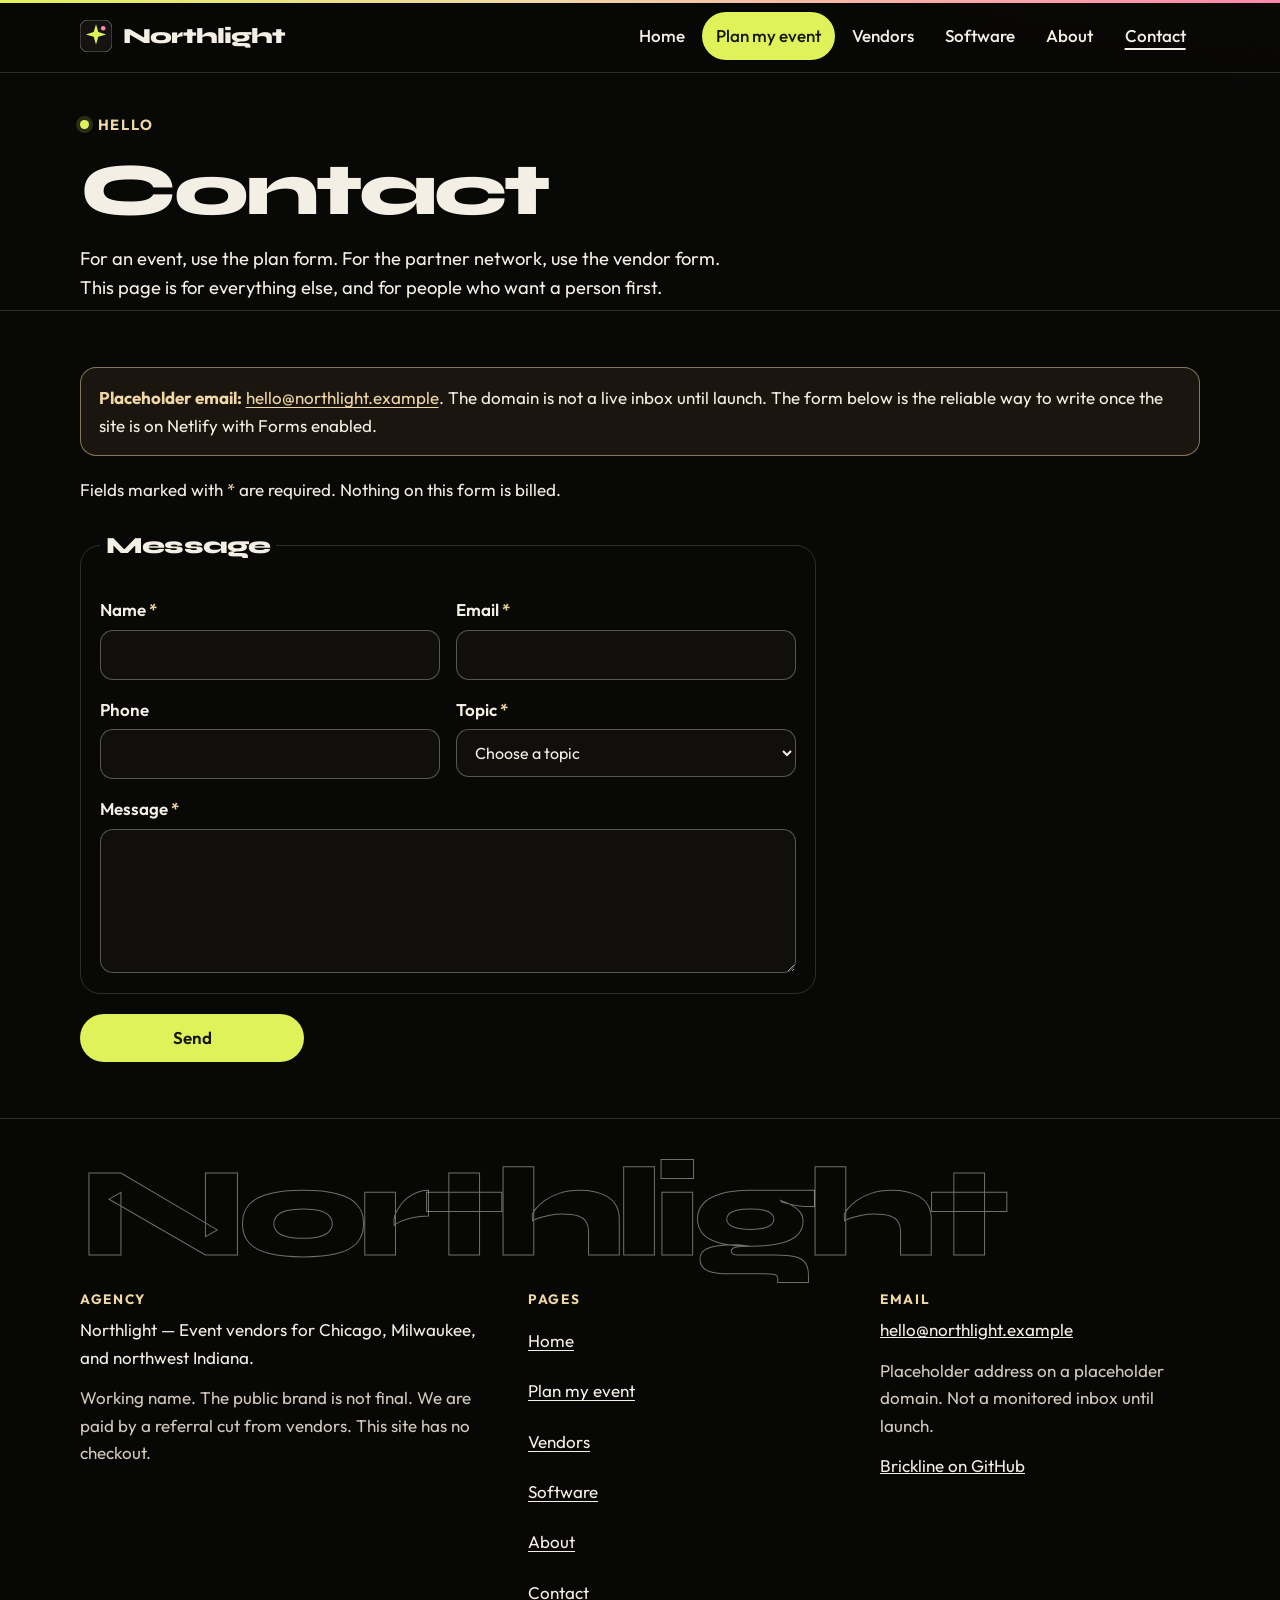
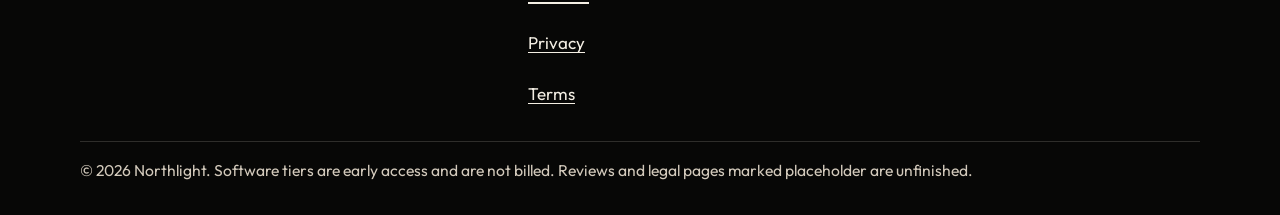
<file: contact/index.html>
<!DOCTYPE html>
<html lang="en">
<head>
  <meta charset="utf-8">
  <meta name="viewport" content="width=device-width, initial-scale=1">
  <title>Contact · Northlight</title>
  <meta name="description" content="Contact Northlight about an event, a vendor partnership, or the Brickline lead-software waitlist. The published email is a placeholder until launch.">
  <meta name="robots" content="index,follow">
  <meta name="theme-color" content="#080807">
  <meta name="color-scheme" content="dark">
  <link rel="canonical" href="https://northlight.example/contact/">
  <meta property="og:type" content="website">
  <meta property="og:site_name" content="Northlight">
  <meta property="og:title" content="Contact · Northlight">
  <meta property="og:description" content="Contact Northlight about an event, a vendor partnership, or the Brickline lead-software waitlist. The published email is a placeholder until launch.">
  <meta property="og:url" content="https://northlight.example/contact/">
  <meta property="og:image" content="https://northlight.example/og.png">
  <meta property="og:image:width" content="1200">
  <meta property="og:image:height" content="630">
  <meta property="og:image:alt" content="Northlight — event vendors for Chicago, Milwaukee, and northwest Indiana">
  <meta property="og:locale" content="en_US">
  <meta name="twitter:card" content="summary_large_image">
  <meta name="twitter:title" content="Contact · Northlight">
  <meta name="twitter:description" content="Contact Northlight about an event, a vendor partnership, or the Brickline lead-software waitlist. The published email is a placeholder until launch.">
  <meta name="twitter:image" content="https://northlight.example/og.png">
  <meta name="twitter:image:alt" content="Northlight — event vendors for Chicago, Milwaukee, and northwest Indiana">
  <link rel="icon" href="/favicon.svg" type="image/svg+xml">
  <link rel="icon" href="/favicon-32.png" type="image/png" sizes="32x32">
  <link rel="apple-touch-icon" href="/apple-touch-icon.png">
  <link rel="preconnect" href="https://fonts.googleapis.com">
  <link rel="preconnect" href="https://fonts.gstatic.com" crossorigin>
  <link rel="stylesheet" href="https://fonts.googleapis.com/css2?family=Outfit:wght@400;500;600;700&amp;family=Syne:wght@600;700;800&amp;display=swap">
  <link rel="stylesheet" href="/css/styles.css">
  <script src="/js/brand.js"></script>
  <script src="/js/site.js" defer></script>
</head>
<body data-path="/contact/">
  <a class="skip-link" href="#content">Skip to content</a>
  <header class="site-header">
    <div class="header-inner wrap">
      <a class="logo" href="/">
        <svg class="logo-mark" viewBox="0 0 32 32" aria-hidden="true" focusable="false">
          <rect width="32" height="32" rx="8" fill="#141311" stroke="#f4efe4" stroke-opacity="0.35"/>
          <path fill="#dff25a" d="M16 4.2 18.3 12 26.2 14.4 18.3 16.7 16 24.6 13.7 16.7 5.8 14.4 13.7 12Z"/>
          <circle cx="23.2" cy="8.2" r="2.3" fill="#ff87ab"/>
        </svg>
        <span data-brand="name">Northlight</span>
      </a>
      <nav class="primary-nav" aria-label="Primary">
        <ul class="nav-list">
            <li class="nav-home"><a href="/">Home</a></li>
            <li><a href="/plan/" class="nav-cta">Plan my event</a></li>
            <li><a href="/vendors/">Vendors</a></li>
            <li><a href="/software/">Software</a></li>
            <li><a href="/about/">About</a></li>
            <li><a href="/contact/" aria-current="page">Contact</a></li>
        </ul>
      </nav>
      <details class="nav-details">
        <summary class="nav-toggle">
          <span class="nav-toggle-icon" aria-hidden="true"></span>
          <span class="when-closed">Menu</span>
          <span class="when-open">Close</span>
        </summary>
        <nav id="mobile-nav" aria-label="Mobile">
          <ul class="nav-list">
            <li class="nav-home"><a href="/">Home</a></li>
            <li><a href="/plan/" class="nav-cta">Plan my event</a></li>
            <li><a href="/vendors/">Vendors</a></li>
            <li><a href="/software/">Software</a></li>
            <li><a href="/about/">About</a></li>
            <li><a href="/contact/" aria-current="page">Contact</a></li>
          </ul>
        </nav>
      </details>
    </div>
  </header>
  <main>

    <section class="page-hero">
      <div class="wrap">
        <p class="eyebrow"><span class="dot" aria-hidden="true"></span> Hello</p>
        <h1 id="content" tabindex="-1">Contact</h1>
        <p class="lede">For an event, use the plan form. For the partner network, use the vendor form. This page is for everything else, and for people who want a person first.</p>
      </div>
    </section>
    <section class="section">
      <div class="wrap prose">
        <div class="notice">
          <p><strong>Placeholder email:</strong> <a data-brand="email" href="mailto:hello@northlight.example">hello@northlight.example</a>. The domain is not a live inbox until launch. The form below is the reliable way to write once the site is on Netlify with Forms enabled.</p>
        </div>
        <p class="form-intro">Fields marked with <span class="req" aria-hidden="true">*</span> are required. Nothing on this form is billed.</p>
<form class="stack" name="contact" method="POST" action="/thank-you" data-netlify="true" netlify-honeypot="bot-field">
      <input type="hidden" name="form-name" value="contact">
      <input type="hidden" name="subject" value="Contact">
      <p class="visually-hidden">
        <label for="contact-bot">Don't fill this out: <input id="contact-bot" name="bot-field" type="text" tabindex="-1" autocomplete="off"></label>
      </p>
        <fieldset>
          <legend>Message</legend>
          <div class="form-grid cols-2">
            <div class="field">
              <label for="contact-name">Name <span class="req" aria-hidden="true">*</span></label>
              <input id="contact-name" name="contact-name" type="text" autocomplete="name" required maxlength="200">
              <p class="field-error">Enter your name.</p>
            </div>
            <div class="field">
              <label for="email">Email <span class="req" aria-hidden="true">*</span></label>
              <input id="email" name="email" type="email" autocomplete="email" inputmode="email" required maxlength="200">
              <p class="field-error">Enter a valid email address.</p>
            </div>
            <div class="field">
              <label for="phone">Phone</label>
              <input id="phone" name="phone" type="tel" autocomplete="tel" inputmode="tel" maxlength="40">
            </div>
            <div class="field">
              <label for="topic">Topic <span class="req" aria-hidden="true">*</span></label>
              <select id="topic" name="topic" required>
                <option value="">Choose a topic</option>
                <option>Plan an event</option>
                <option>Vendor partnership</option>
                <option>Software waitlist</option>
                <option>Something else</option>
              </select>
              <p class="field-error">Choose a topic.</p>
            </div>
            <div class="field span-2">
              <label for="message">Message <span class="req" aria-hidden="true">*</span></label>
              <textarea id="message" name="message" required maxlength="2000"></textarea>
              <p class="field-error">Enter a message.</p>
            </div>
          </div>
        </fieldset>
        <div class="form-actions">
          <button class="button button-primary" type="submit">Send</button>
        </div>
      </form>
      </div>
    </section>

  </main>
  <footer class="site-footer">
    <div class="wrap">
      <p class="footer-display" aria-hidden="true"><span data-brand="name">Northlight</span></p>
      <div class="footer-grid">
        <div>
          <p class="footer-kicker">Agency</p>
          <p><span data-brand="name">Northlight</span> — <span data-brand="tagline">Event vendors for Chicago, Milwaukee, and northwest Indiana.</span></p>
          <p class="muted">Working name. The public brand is not final. We are paid by a referral cut from vendors. This site has no checkout.</p>
        </div>
        <nav aria-label="Footer">
          <p class="footer-kicker">Pages</p>
          <ul class="footer-links">
              <li><a href="/">Home</a></li>
              <li><a href="/plan/">Plan my event</a></li>
              <li><a href="/vendors/">Vendors</a></li>
              <li><a href="/software/">Software</a></li>
              <li><a href="/about/">About</a></li>
              <li><a href="/contact/" aria-current="page">Contact</a></li>
              <li><a href="/privacy/">Privacy</a></li>
              <li><a href="/terms/">Terms</a></li>
          </ul>
        </nav>
        <div>
          <p class="footer-kicker">Email</p>
          <p><a data-brand="email" href="mailto:hello@northlight.example">hello@northlight.example</a></p>
          <p class="muted">Placeholder address on a placeholder domain. Not a monitored inbox until launch.</p>
          <p><a data-brand-href="github" href="https://github.com/CEOmarabha/brickline" target="_blank" rel="noopener noreferrer">Brickline on GitHub<span class="visually-hidden"> (opens in a new tab)</span></a></p>
        </div>
      </div>
      <p class="footer-legal">© <span data-brand="year">2026</span> <span data-brand="name">Northlight</span>. Software tiers are early access and are not billed. Reviews and legal pages marked placeholder are unfinished.</p>
    </div>
  </footer>
  <script type="application/ld+json" id="ld-org">
{
  "@context": "https://schema.org",
  "@graph": [
    {
      "@type": "Organization",
      "name": "Northlight",
      "url": "https://northlight.example/",
      "email": "hello@northlight.example",
      "description": "Northlight connects event hosts with vetted vendors across Chicagoland, Milwaukee and southeast Wisconsin, and northwest Indiana. Vendor lead software is an early-access waitlist and is not billed yet.",
      "logo": "https://northlight.example/favicon.svg",
      "sameAs": ["https://github.com/CEOmarabha/brickline"]
    },
    {
      "@type": "ProfessionalService",
      "name": "Northlight",
      "url": "https://northlight.example/",
      "email": "hello@northlight.example",
      "description": "Event vendor matching for weddings, quinceañeras, birthdays, block parties, corporate events, festivals, and park events in Chicagoland, Milwaukee and southeast Wisconsin, and northwest Indiana.",
      "areaServed": [
        {"@type": "AdministrativeArea", "name": "Chicago and suburbs"},
        {"@type": "AdministrativeArea", "name": "Milwaukee and southeast Wisconsin"},
        {"@type": "AdministrativeArea", "name": "Northwest Indiana"}
      ],
      "serviceType": [
        "Wedding vendor matching",
        "Quinceañera vendor matching",
        "Block party vendor matching",
        "Festival staffing referrals",
        "Corporate event vendor matching",
        "Park event vendor matching"
      ]
    }
  ]
}
</script>
</body>
</html>
</file>
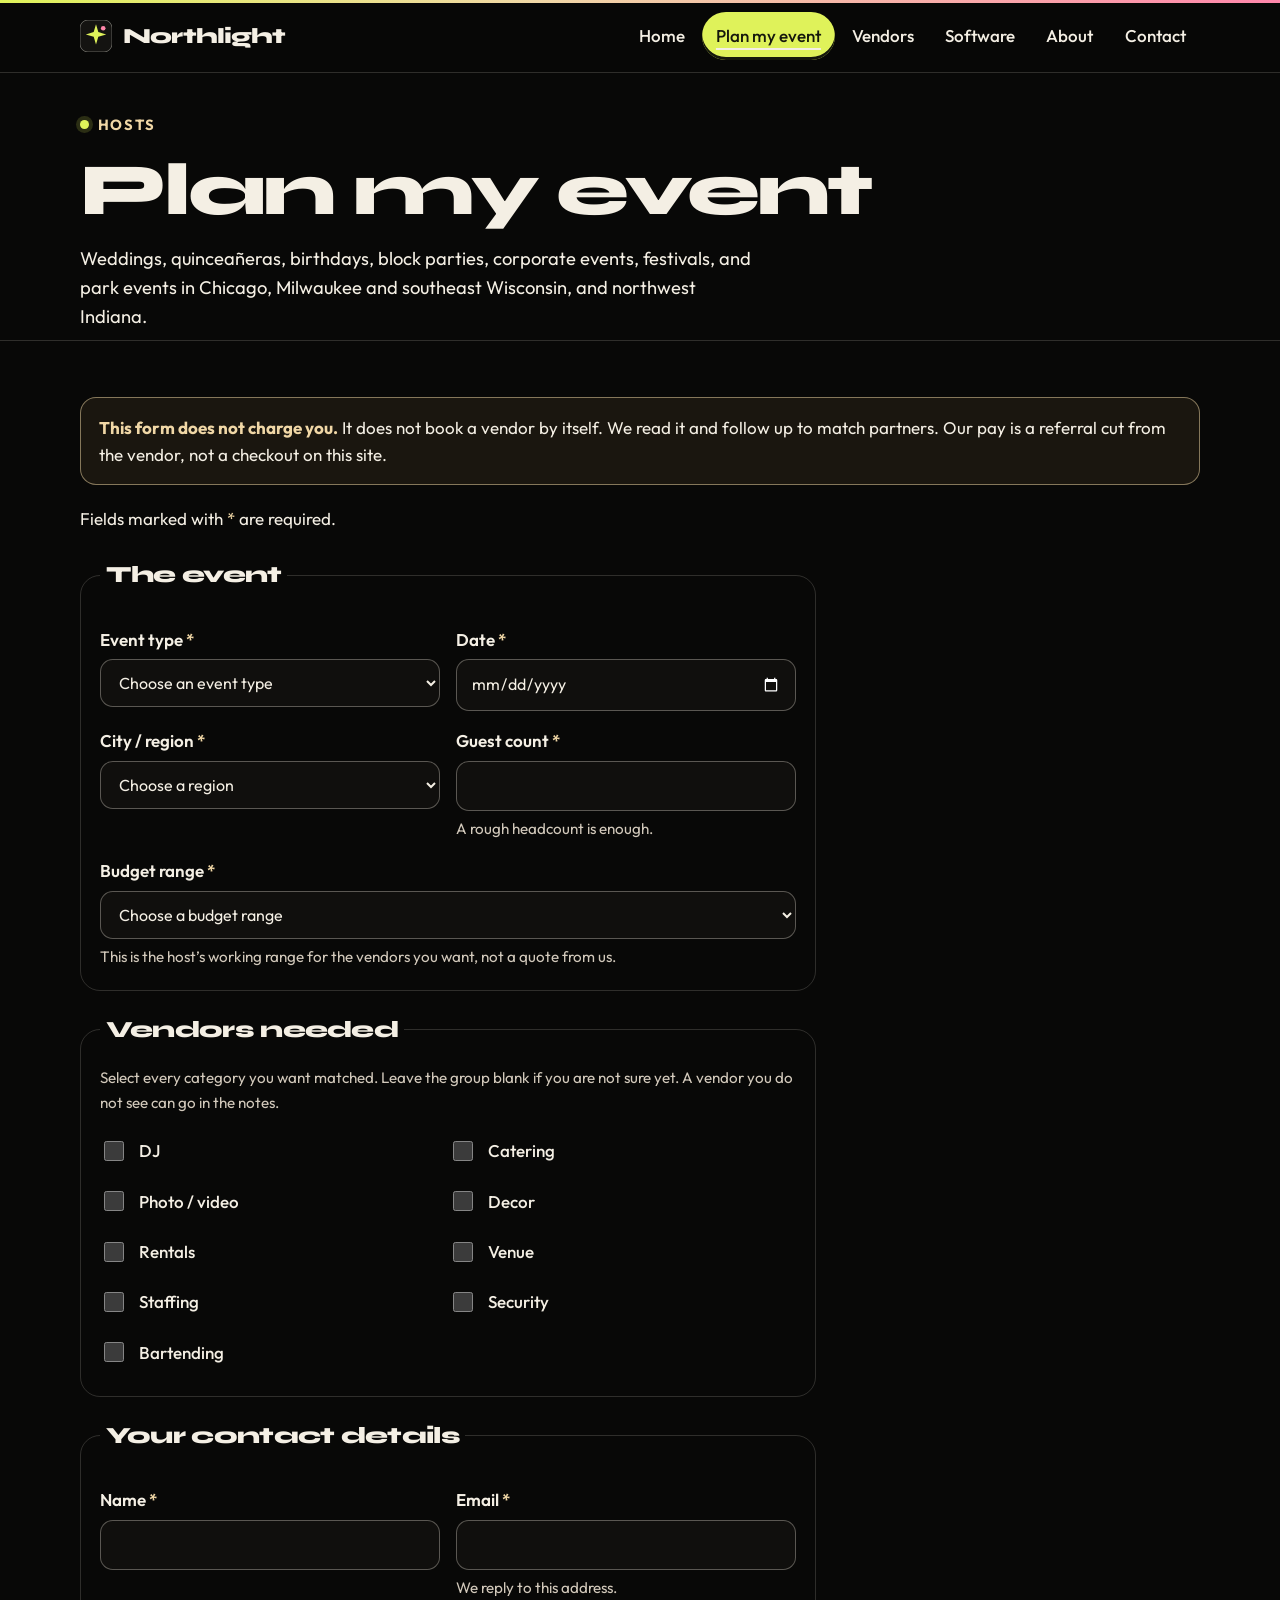
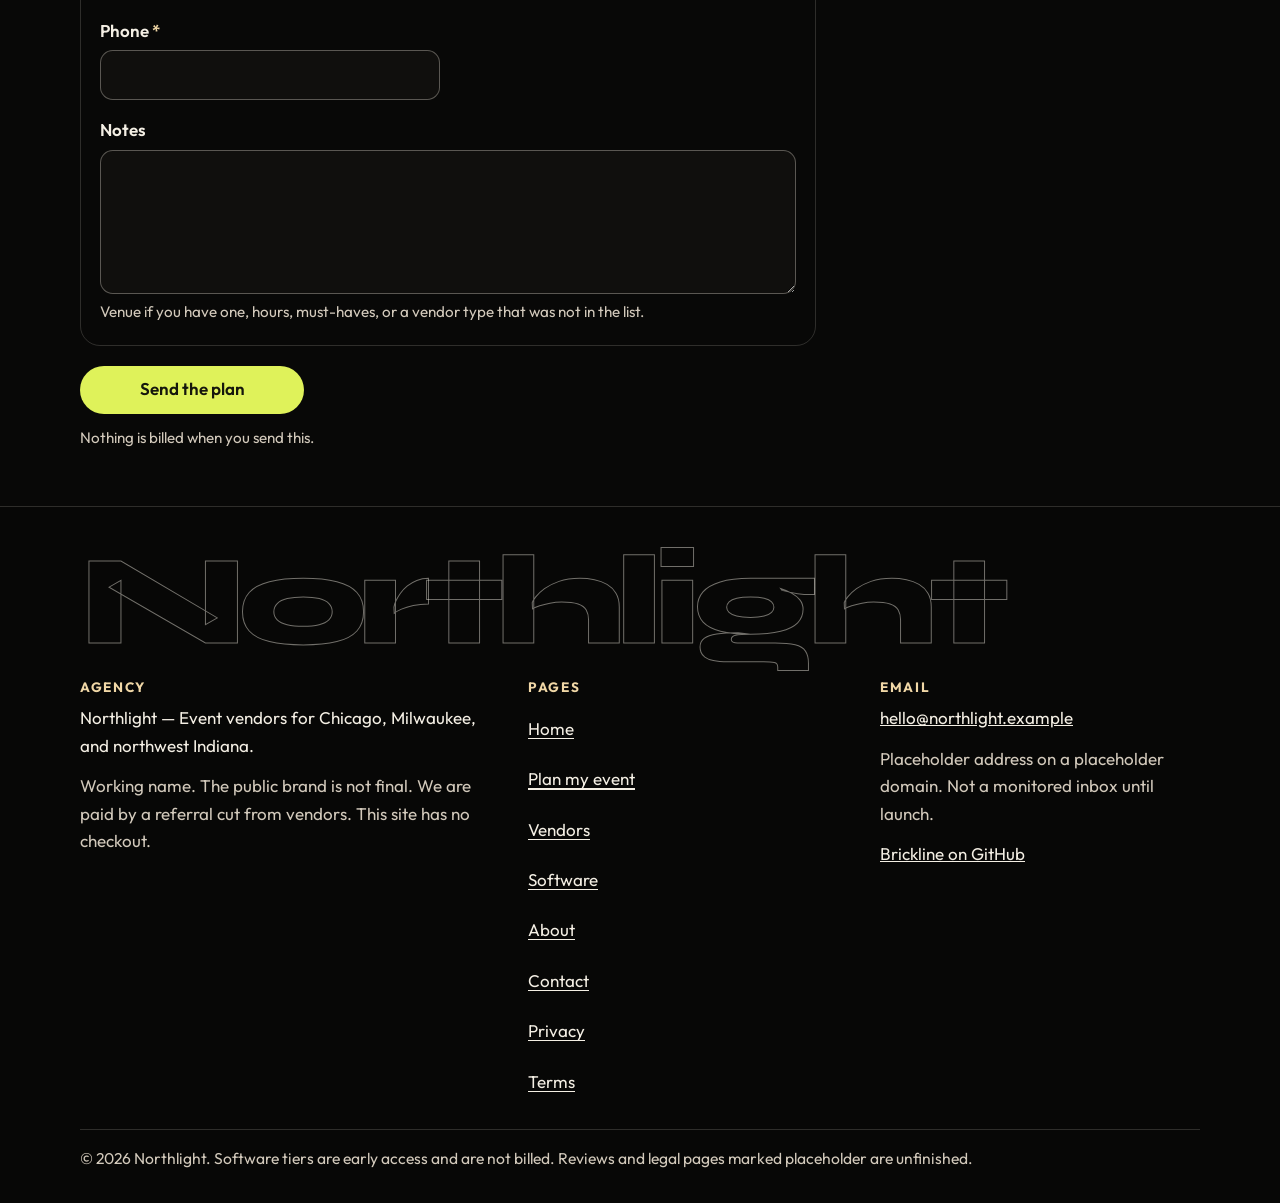
<file: plan/index.html>
<!DOCTYPE html>
<html lang="en">
<head>
  <meta charset="utf-8">
  <meta name="viewport" content="width=device-width, initial-scale=1">
  <title>Plan my event · Northlight</title>
  <meta name="description" content="Tell Northlight what you need for a wedding, quinceañera, birthday, block party, corporate event, festival, or park event in Chicago, Milwaukee, or NW Indiana.">
  <meta name="robots" content="index,follow">
  <meta name="theme-color" content="#080807">
  <meta name="color-scheme" content="dark">
  <link rel="canonical" href="https://northlight.example/plan/">
  <meta property="og:type" content="website">
  <meta property="og:site_name" content="Northlight">
  <meta property="og:title" content="Plan my event · Northlight">
  <meta property="og:description" content="Tell Northlight what you need for a wedding, quinceañera, birthday, block party, corporate event, festival, or park event in Chicago, Milwaukee, or NW Indiana.">
  <meta property="og:url" content="https://northlight.example/plan/">
  <meta property="og:image" content="https://northlight.example/og.png">
  <meta property="og:image:width" content="1200">
  <meta property="og:image:height" content="630">
  <meta property="og:image:alt" content="Northlight — event vendors for Chicago, Milwaukee, and northwest Indiana">
  <meta property="og:locale" content="en_US">
  <meta name="twitter:card" content="summary_large_image">
  <meta name="twitter:title" content="Plan my event · Northlight">
  <meta name="twitter:description" content="Tell Northlight what you need for a wedding, quinceañera, birthday, block party, corporate event, festival, or park event in Chicago, Milwaukee, or NW Indiana.">
  <meta name="twitter:image" content="https://northlight.example/og.png">
  <meta name="twitter:image:alt" content="Northlight — event vendors for Chicago, Milwaukee, and northwest Indiana">
  <link rel="icon" href="/favicon.svg" type="image/svg+xml">
  <link rel="icon" href="/favicon-32.png" type="image/png" sizes="32x32">
  <link rel="apple-touch-icon" href="/apple-touch-icon.png">
  <link rel="preconnect" href="https://fonts.googleapis.com">
  <link rel="preconnect" href="https://fonts.gstatic.com" crossorigin>
  <link rel="stylesheet" href="https://fonts.googleapis.com/css2?family=Outfit:wght@400;500;600;700&amp;family=Syne:wght@600;700;800&amp;display=swap">
  <link rel="stylesheet" href="/css/styles.css">
  <script src="/js/brand.js"></script>
  <script src="/js/site.js" defer></script>
</head>
<body data-path="/plan/">
  <a class="skip-link" href="#content">Skip to content</a>
  <header class="site-header">
    <div class="header-inner wrap">
      <a class="logo" href="/">
        <svg class="logo-mark" viewBox="0 0 32 32" aria-hidden="true" focusable="false">
          <rect width="32" height="32" rx="8" fill="#141311" stroke="#f4efe4" stroke-opacity="0.35"/>
          <path fill="#dff25a" d="M16 4.2 18.3 12 26.2 14.4 18.3 16.7 16 24.6 13.7 16.7 5.8 14.4 13.7 12Z"/>
          <circle cx="23.2" cy="8.2" r="2.3" fill="#ff87ab"/>
        </svg>
        <span data-brand="name">Northlight</span>
      </a>
      <nav class="primary-nav" aria-label="Primary">
        <ul class="nav-list">
            <li class="nav-home"><a href="/">Home</a></li>
            <li><a href="/plan/" class="nav-cta" aria-current="page">Plan my event</a></li>
            <li><a href="/vendors/">Vendors</a></li>
            <li><a href="/software/">Software</a></li>
            <li><a href="/about/">About</a></li>
            <li><a href="/contact/">Contact</a></li>
        </ul>
      </nav>
      <details class="nav-details">
        <summary class="nav-toggle">
          <span class="nav-toggle-icon" aria-hidden="true"></span>
          <span class="when-closed">Menu</span>
          <span class="when-open">Close</span>
        </summary>
        <nav id="mobile-nav" aria-label="Mobile">
          <ul class="nav-list">
            <li class="nav-home"><a href="/">Home</a></li>
            <li><a href="/plan/" class="nav-cta" aria-current="page">Plan my event</a></li>
            <li><a href="/vendors/">Vendors</a></li>
            <li><a href="/software/">Software</a></li>
            <li><a href="/about/">About</a></li>
            <li><a href="/contact/">Contact</a></li>
          </ul>
        </nav>
      </details>
    </div>
  </header>
  <main>

    <section class="page-hero">
      <div class="wrap">
        <p class="eyebrow"><span class="dot" aria-hidden="true"></span> Hosts</p>
        <h1 id="content" tabindex="-1">Plan my event</h1>
        <p class="lede">Weddings, quinceañeras, birthdays, block parties, corporate events, festivals, and park events in Chicago, Milwaukee and southeast Wisconsin, and northwest Indiana.</p>
      </div>
    </section>
    <section class="section">
      <div class="wrap prose">
        <div class="notice">
          <p><strong>This form does not charge you.</strong> It does not book a vendor by itself. We read it and follow up to match partners. Our pay is a referral cut from the vendor, not a checkout on this site.</p>
        </div>
        <p class="form-intro">Fields marked with <span class="req" aria-hidden="true">*</span> are required.</p>
<form class="stack" name="plan-event" method="POST" action="/thank-you" data-netlify="true" netlify-honeypot="bot-field">
      <input type="hidden" name="form-name" value="plan-event">
      <input type="hidden" name="subject" value="Plan my event">
      <p class="visually-hidden">
        <label for="plan-event-bot">Don't fill this out: <input id="plan-event-bot" name="bot-field" type="text" tabindex="-1" autocomplete="off"></label>
      </p>
        <fieldset>
          <legend>The event</legend>
          <div class="form-grid cols-2">
            <div class="field">
              <label for="event-type">Event type <span class="req" aria-hidden="true">*</span></label>
              <select id="event-type" name="event-type" required>
                <option value="">Choose an event type</option>
                <option>Wedding</option>
                <option>Quinceañera</option>
                <option>Birthday</option>
                <option>Block party</option>
                <option>Corporate event</option>
                <option>Festival</option>
                <option>Park event</option>
                <option>Other</option>
              </select>
              <p class="field-error">Choose an event type.</p>
            </div>
            <div class="field">
              <label for="event-date">Date <span class="req" aria-hidden="true">*</span></label>
              <input id="event-date" name="event-date" type="date" required autocomplete="off">
              <p class="field-error">Enter the event date.</p>
            </div>
            <div class="field">
              <label for="city-region">City / region <span class="req" aria-hidden="true">*</span></label>
              <select id="city-region" name="city-region" required>
                <option value="">Choose a region</option>
                <option>Chicago</option>
                <option>Chicago suburbs</option>
                <option>Milwaukee</option>
                <option>Southeast Wisconsin</option>
                <option>Northwest Indiana</option>
                <option>More than one of these</option>
                <option>Other / not sure</option>
              </select>
              <p class="field-error">Choose a city or region.</p>
            </div>
            <div class="field">
              <label for="guest-count">Guest count <span class="req" aria-hidden="true">*</span></label>
              <input id="guest-count" name="guest-count" type="number" inputmode="numeric" min="1" max="100000" step="1" required>
              <p class="hint">A rough headcount is enough.</p>
              <p class="field-error">Enter a guest count of at least 1.</p>
            </div>
            <div class="field span-2">
              <label for="budget-range">Budget range <span class="req" aria-hidden="true">*</span></label>
              <select id="budget-range" name="budget-range" required>
                <option value="">Choose a budget range</option>
                <option>Under $1,000</option>
                <option>$1,000–$2,500</option>
                <option>$2,500–$5,000</option>
                <option>$5,000–$10,000</option>
                <option>$10,000–$25,000</option>
                <option>$25,000+</option>
                <option>Not sure yet</option>
              </select>
              <p class="hint">This is the host’s working range for the vendors you want, not a quote from us.</p>
              <p class="field-error">Choose a budget range.</p>
            </div>
          </div>
        </fieldset>
        <fieldset>
          <legend>Vendors needed</legend>
          <p class="hint" id="vendors-hint">Select every category you want matched. Leave the group blank if you are not sure yet. A vendor you do not see can go in the notes.</p>
          <div class="check-grid">
            <label class="check" for="vendor-dj"><input id="vendor-dj" type="checkbox" name="vendors" value="DJ"> DJ</label>
            <label class="check" for="vendor-catering"><input id="vendor-catering" type="checkbox" name="vendors" value="Catering"> Catering</label>
            <label class="check" for="vendor-photo"><input id="vendor-photo" type="checkbox" name="vendors" value="Photo/video"> Photo / video</label>
            <label class="check" for="vendor-decor"><input id="vendor-decor" type="checkbox" name="vendors" value="Decor"> Decor</label>
            <label class="check" for="vendor-rentals"><input id="vendor-rentals" type="checkbox" name="vendors" value="Rentals"> Rentals</label>
            <label class="check" for="vendor-venue"><input id="vendor-venue" type="checkbox" name="vendors" value="Venue"> Venue</label>
            <label class="check" for="vendor-staffing"><input id="vendor-staffing" type="checkbox" name="vendors" value="Staffing"> Staffing</label>
            <label class="check" for="vendor-security"><input id="vendor-security" type="checkbox" name="vendors" value="Security"> Security</label>
            <label class="check" for="vendor-bartending"><input id="vendor-bartending" type="checkbox" name="vendors" value="Bartending"> Bartending</label>
          </div>
        </fieldset>
        <fieldset>
          <legend>Your contact details</legend>
          <div class="form-grid cols-2">
            <div class="field">
              <label for="contact-name">Name <span class="req" aria-hidden="true">*</span></label>
              <input id="contact-name" name="contact-name" type="text" autocomplete="name" required maxlength="200">
              <p class="field-error">Enter your name.</p>
            </div>
            <div class="field">
              <label for="email">Email <span class="req" aria-hidden="true">*</span></label>
              <input id="email" name="email" type="email" autocomplete="email" inputmode="email" required maxlength="200">
              <p class="hint">We reply to this address.</p>
              <p class="field-error">Enter a valid email address.</p>
            </div>
            <div class="field">
              <label for="phone">Phone <span class="req" aria-hidden="true">*</span></label>
              <input id="phone" name="phone" type="tel" autocomplete="tel" inputmode="tel" required maxlength="40">
              <p class="field-error">Enter a phone number.</p>
            </div>
            <div class="field span-2">
              <label for="notes">Notes</label>
              <textarea id="notes" name="notes" maxlength="2000" autocomplete="off"></textarea>
              <p class="hint">Venue if you have one, hours, must-haves, or a vendor type that was not in the list.</p>
            </div>
          </div>
        </fieldset>
        <div class="form-actions">
          <button class="button button-primary" type="submit">Send the plan</button>
          <p class="hint">Nothing is billed when you send this.</p>
        </div>
      </form>
      </div>
    </section>

  </main>
  <footer class="site-footer">
    <div class="wrap">
      <p class="footer-display" aria-hidden="true"><span data-brand="name">Northlight</span></p>
      <div class="footer-grid">
        <div>
          <p class="footer-kicker">Agency</p>
          <p><span data-brand="name">Northlight</span> — <span data-brand="tagline">Event vendors for Chicago, Milwaukee, and northwest Indiana.</span></p>
          <p class="muted">Working name. The public brand is not final. We are paid by a referral cut from vendors. This site has no checkout.</p>
        </div>
        <nav aria-label="Footer">
          <p class="footer-kicker">Pages</p>
          <ul class="footer-links">
              <li><a href="/">Home</a></li>
              <li><a href="/plan/" aria-current="page">Plan my event</a></li>
              <li><a href="/vendors/">Vendors</a></li>
              <li><a href="/software/">Software</a></li>
              <li><a href="/about/">About</a></li>
              <li><a href="/contact/">Contact</a></li>
              <li><a href="/privacy/">Privacy</a></li>
              <li><a href="/terms/">Terms</a></li>
          </ul>
        </nav>
        <div>
          <p class="footer-kicker">Email</p>
          <p><a data-brand="email" href="mailto:hello@northlight.example">hello@northlight.example</a></p>
          <p class="muted">Placeholder address on a placeholder domain. Not a monitored inbox until launch.</p>
          <p><a data-brand-href="github" href="https://github.com/CEOmarabha/brickline" target="_blank" rel="noopener noreferrer">Brickline on GitHub<span class="visually-hidden"> (opens in a new tab)</span></a></p>
        </div>
      </div>
      <p class="footer-legal">© <span data-brand="year">2026</span> <span data-brand="name">Northlight</span>. Software tiers are early access and are not billed. Reviews and legal pages marked placeholder are unfinished.</p>
    </div>
  </footer>
  <script type="application/ld+json" id="ld-org">
{
  "@context": "https://schema.org",
  "@graph": [
    {
      "@type": "Organization",
      "name": "Northlight",
      "url": "https://northlight.example/",
      "email": "hello@northlight.example",
      "description": "Northlight connects event hosts with vetted vendors across Chicagoland, Milwaukee and southeast Wisconsin, and northwest Indiana. Vendor lead software is an early-access waitlist and is not billed yet.",
      "logo": "https://northlight.example/favicon.svg",
      "sameAs": ["https://github.com/CEOmarabha/brickline"]
    },
    {
      "@type": "ProfessionalService",
      "name": "Northlight",
      "url": "https://northlight.example/",
      "email": "hello@northlight.example",
      "description": "Event vendor matching for weddings, quinceañeras, birthdays, block parties, corporate events, festivals, and park events in Chicagoland, Milwaukee and southeast Wisconsin, and northwest Indiana.",
      "areaServed": [
        {"@type": "AdministrativeArea", "name": "Chicago and suburbs"},
        {"@type": "AdministrativeArea", "name": "Milwaukee and southeast Wisconsin"},
        {"@type": "AdministrativeArea", "name": "Northwest Indiana"}
      ],
      "serviceType": [
        "Wedding vendor matching",
        "Quinceañera vendor matching",
        "Block party vendor matching",
        "Festival staffing referrals",
        "Corporate event vendor matching",
        "Park event vendor matching"
      ]
    }
  ]
}
</script>
</body>
</html>
</file>
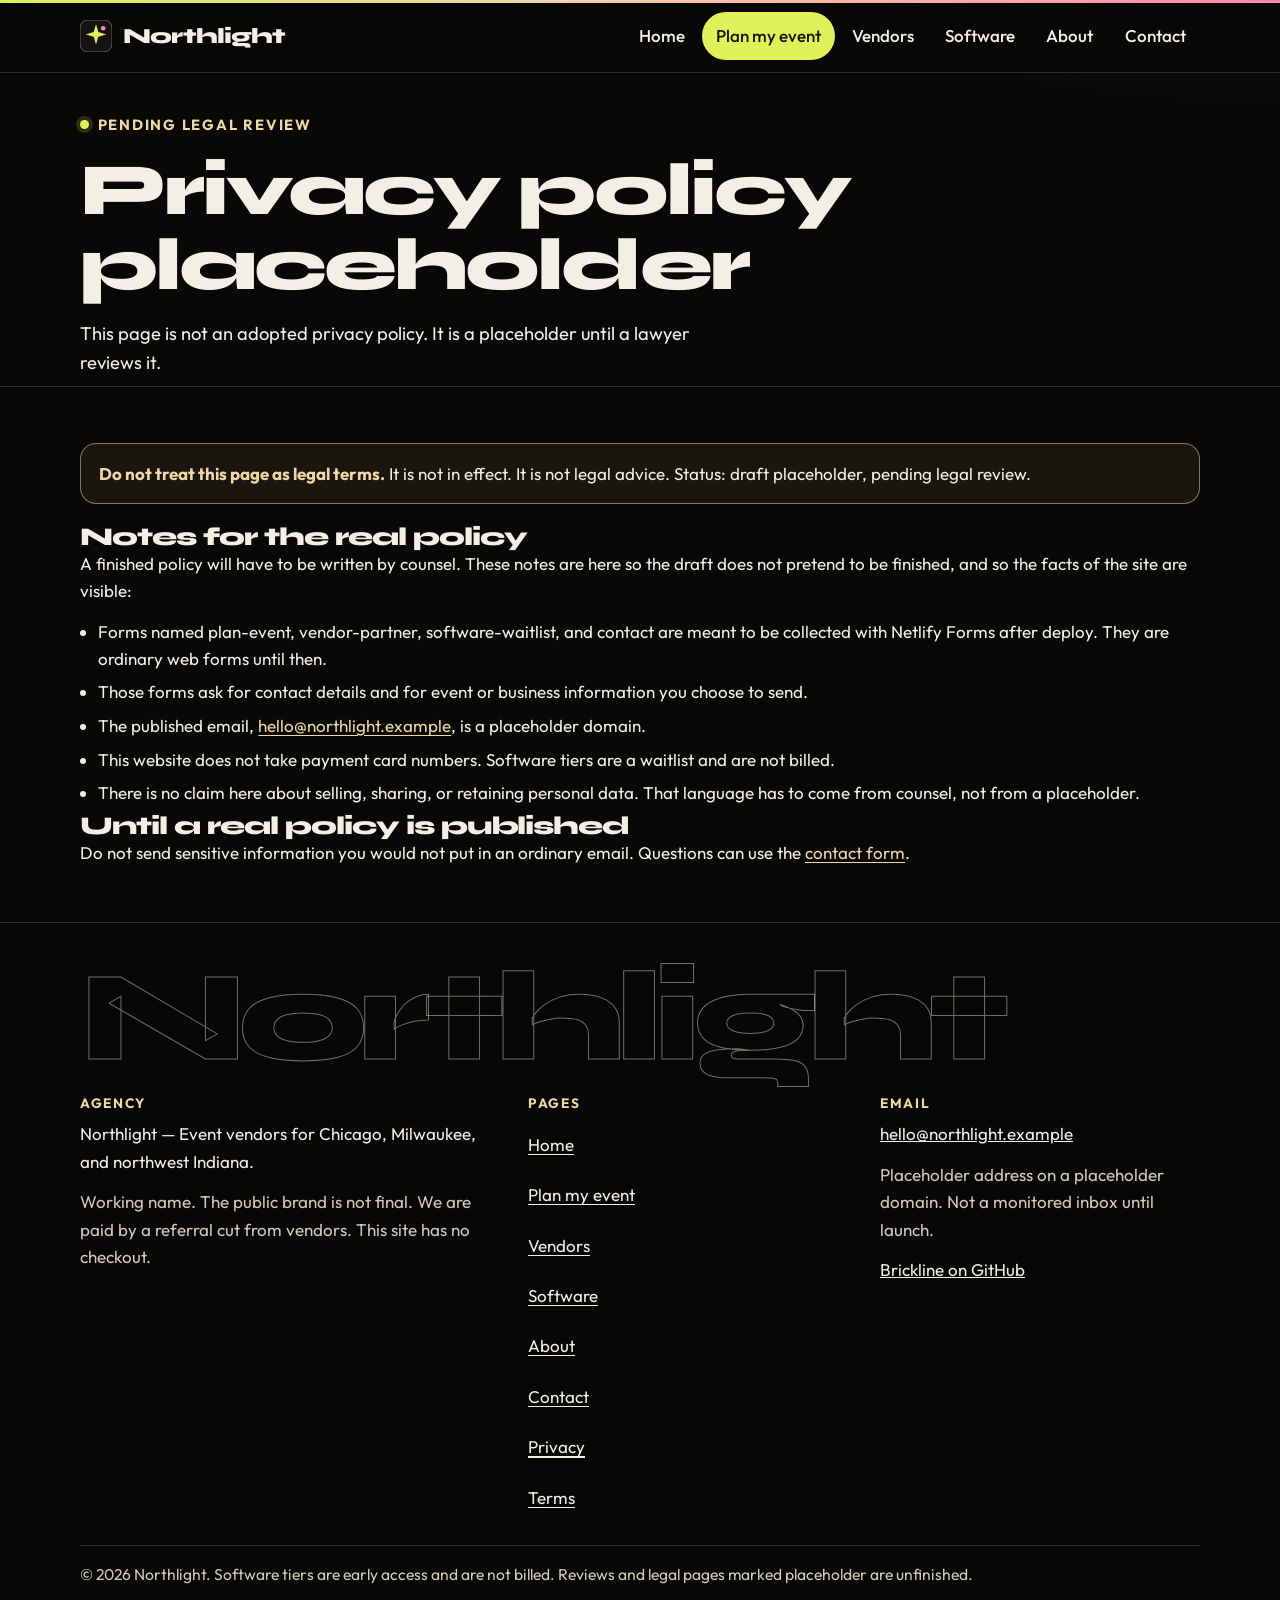
<file: privacy/index.html>
<!DOCTYPE html>
<html lang="en">
<head>
  <meta charset="utf-8">
  <meta name="viewport" content="width=device-width, initial-scale=1">
  <title>Privacy placeholder · Northlight</title>
  <meta name="description" content="Placeholder privacy page for Northlight. Pending legal review. This is not an adopted policy.">
  <meta name="robots" content="index,follow">
  <meta name="theme-color" content="#080807">
  <meta name="color-scheme" content="dark">
  <link rel="canonical" href="https://northlight.example/privacy/">
  <meta property="og:type" content="website">
  <meta property="og:site_name" content="Northlight">
  <meta property="og:title" content="Privacy placeholder · Northlight">
  <meta property="og:description" content="Placeholder privacy page for Northlight. Pending legal review. This is not an adopted policy.">
  <meta property="og:url" content="https://northlight.example/privacy/">
  <meta property="og:image" content="https://northlight.example/og.png">
  <meta property="og:image:width" content="1200">
  <meta property="og:image:height" content="630">
  <meta property="og:image:alt" content="Northlight — event vendors for Chicago, Milwaukee, and northwest Indiana">
  <meta property="og:locale" content="en_US">
  <meta name="twitter:card" content="summary_large_image">
  <meta name="twitter:title" content="Privacy placeholder · Northlight">
  <meta name="twitter:description" content="Placeholder privacy page for Northlight. Pending legal review. This is not an adopted policy.">
  <meta name="twitter:image" content="https://northlight.example/og.png">
  <meta name="twitter:image:alt" content="Northlight — event vendors for Chicago, Milwaukee, and northwest Indiana">
  <link rel="icon" href="/favicon.svg" type="image/svg+xml">
  <link rel="icon" href="/favicon-32.png" type="image/png" sizes="32x32">
  <link rel="apple-touch-icon" href="/apple-touch-icon.png">
  <link rel="preconnect" href="https://fonts.googleapis.com">
  <link rel="preconnect" href="https://fonts.gstatic.com" crossorigin>
  <link rel="stylesheet" href="https://fonts.googleapis.com/css2?family=Outfit:wght@400;500;600;700&amp;family=Syne:wght@600;700;800&amp;display=swap">
  <link rel="stylesheet" href="/css/styles.css">
  <script src="/js/brand.js"></script>
  <script src="/js/site.js" defer></script>
</head>
<body data-path="/privacy/">
  <a class="skip-link" href="#content">Skip to content</a>
  <header class="site-header">
    <div class="header-inner wrap">
      <a class="logo" href="/">
        <svg class="logo-mark" viewBox="0 0 32 32" aria-hidden="true" focusable="false">
          <rect width="32" height="32" rx="8" fill="#141311" stroke="#f4efe4" stroke-opacity="0.35"/>
          <path fill="#dff25a" d="M16 4.2 18.3 12 26.2 14.4 18.3 16.7 16 24.6 13.7 16.7 5.8 14.4 13.7 12Z"/>
          <circle cx="23.2" cy="8.2" r="2.3" fill="#ff87ab"/>
        </svg>
        <span data-brand="name">Northlight</span>
      </a>
      <nav class="primary-nav" aria-label="Primary">
        <ul class="nav-list">
            <li class="nav-home"><a href="/">Home</a></li>
            <li><a href="/plan/" class="nav-cta">Plan my event</a></li>
            <li><a href="/vendors/">Vendors</a></li>
            <li><a href="/software/">Software</a></li>
            <li><a href="/about/">About</a></li>
            <li><a href="/contact/">Contact</a></li>
        </ul>
      </nav>
      <details class="nav-details">
        <summary class="nav-toggle">
          <span class="nav-toggle-icon" aria-hidden="true"></span>
          <span class="when-closed">Menu</span>
          <span class="when-open">Close</span>
        </summary>
        <nav id="mobile-nav" aria-label="Mobile">
          <ul class="nav-list">
            <li class="nav-home"><a href="/">Home</a></li>
            <li><a href="/plan/" class="nav-cta">Plan my event</a></li>
            <li><a href="/vendors/">Vendors</a></li>
            <li><a href="/software/">Software</a></li>
            <li><a href="/about/">About</a></li>
            <li><a href="/contact/">Contact</a></li>
          </ul>
        </nav>
      </details>
    </div>
  </header>
  <main>

    <section class="page-hero">
      <div class="wrap">
        <p class="eyebrow"><span class="dot" aria-hidden="true"></span> Pending legal review</p>
        <h1 id="content" tabindex="-1">Privacy policy placeholder</h1>
        <p class="lede">This page is not an adopted privacy policy. It is a placeholder until a lawyer reviews it.</p>
      </div>
    </section>
    <section class="section prose" aria-labelledby="privacy-notes">
      <div class="wrap">
        <div class="notice">
          <p><strong>Do not treat this page as legal terms.</strong> It is not in effect. It is not legal advice. Status: draft placeholder, pending legal review.</p>
        </div>
        <h2 id="privacy-notes">Notes for the real policy</h2>
        <p>A finished policy will have to be written by counsel. These notes are here so the draft does not pretend to be finished, and so the facts of the site are visible:</p>
        <ul class="feature-list">
          <li>Forms named plan-event, vendor-partner, software-waitlist, and contact are meant to be collected with Netlify Forms after deploy. They are ordinary web forms until then.</li>
          <li>Those forms ask for contact details and for event or business information you choose to send.</li>
          <li>The published email, <a data-brand="email" href="mailto:hello@northlight.example">hello@northlight.example</a>, is a placeholder domain.</li>
          <li>This website does not take payment card numbers. Software tiers are a waitlist and are not billed.</li>
          <li>There is no claim here about selling, sharing, or retaining personal data. That language has to come from counsel, not from a placeholder.</li>
        </ul>
        <h2>Until a real policy is published</h2>
        <p>Do not send sensitive information you would not put in an ordinary email. Questions can use the <a href="/contact/">contact form</a>.</p>
      </div>
    </section>

  </main>
  <footer class="site-footer">
    <div class="wrap">
      <p class="footer-display" aria-hidden="true"><span data-brand="name">Northlight</span></p>
      <div class="footer-grid">
        <div>
          <p class="footer-kicker">Agency</p>
          <p><span data-brand="name">Northlight</span> — <span data-brand="tagline">Event vendors for Chicago, Milwaukee, and northwest Indiana.</span></p>
          <p class="muted">Working name. The public brand is not final. We are paid by a referral cut from vendors. This site has no checkout.</p>
        </div>
        <nav aria-label="Footer">
          <p class="footer-kicker">Pages</p>
          <ul class="footer-links">
              <li><a href="/">Home</a></li>
              <li><a href="/plan/">Plan my event</a></li>
              <li><a href="/vendors/">Vendors</a></li>
              <li><a href="/software/">Software</a></li>
              <li><a href="/about/">About</a></li>
              <li><a href="/contact/">Contact</a></li>
              <li><a href="/privacy/" aria-current="page">Privacy</a></li>
              <li><a href="/terms/">Terms</a></li>
          </ul>
        </nav>
        <div>
          <p class="footer-kicker">Email</p>
          <p><a data-brand="email" href="mailto:hello@northlight.example">hello@northlight.example</a></p>
          <p class="muted">Placeholder address on a placeholder domain. Not a monitored inbox until launch.</p>
          <p><a data-brand-href="github" href="https://github.com/CEOmarabha/brickline" target="_blank" rel="noopener noreferrer">Brickline on GitHub<span class="visually-hidden"> (opens in a new tab)</span></a></p>
        </div>
      </div>
      <p class="footer-legal">© <span data-brand="year">2026</span> <span data-brand="name">Northlight</span>. Software tiers are early access and are not billed. Reviews and legal pages marked placeholder are unfinished.</p>
    </div>
  </footer>
  <script type="application/ld+json" id="ld-org">
{
  "@context": "https://schema.org",
  "@graph": [
    {
      "@type": "Organization",
      "name": "Northlight",
      "url": "https://northlight.example/",
      "email": "hello@northlight.example",
      "description": "Northlight connects event hosts with vetted vendors across Chicagoland, Milwaukee and southeast Wisconsin, and northwest Indiana. Vendor lead software is an early-access waitlist and is not billed yet.",
      "logo": "https://northlight.example/favicon.svg",
      "sameAs": ["https://github.com/CEOmarabha/brickline"]
    },
    {
      "@type": "ProfessionalService",
      "name": "Northlight",
      "url": "https://northlight.example/",
      "email": "hello@northlight.example",
      "description": "Event vendor matching for weddings, quinceañeras, birthdays, block parties, corporate events, festivals, and park events in Chicagoland, Milwaukee and southeast Wisconsin, and northwest Indiana.",
      "areaServed": [
        {"@type": "AdministrativeArea", "name": "Chicago and suburbs"},
        {"@type": "AdministrativeArea", "name": "Milwaukee and southeast Wisconsin"},
        {"@type": "AdministrativeArea", "name": "Northwest Indiana"}
      ],
      "serviceType": [
        "Wedding vendor matching",
        "Quinceañera vendor matching",
        "Block party vendor matching",
        "Festival staffing referrals",
        "Corporate event vendor matching",
        "Park event vendor matching"
      ]
    }
  ]
}
</script>
</body>
</html>
</file>
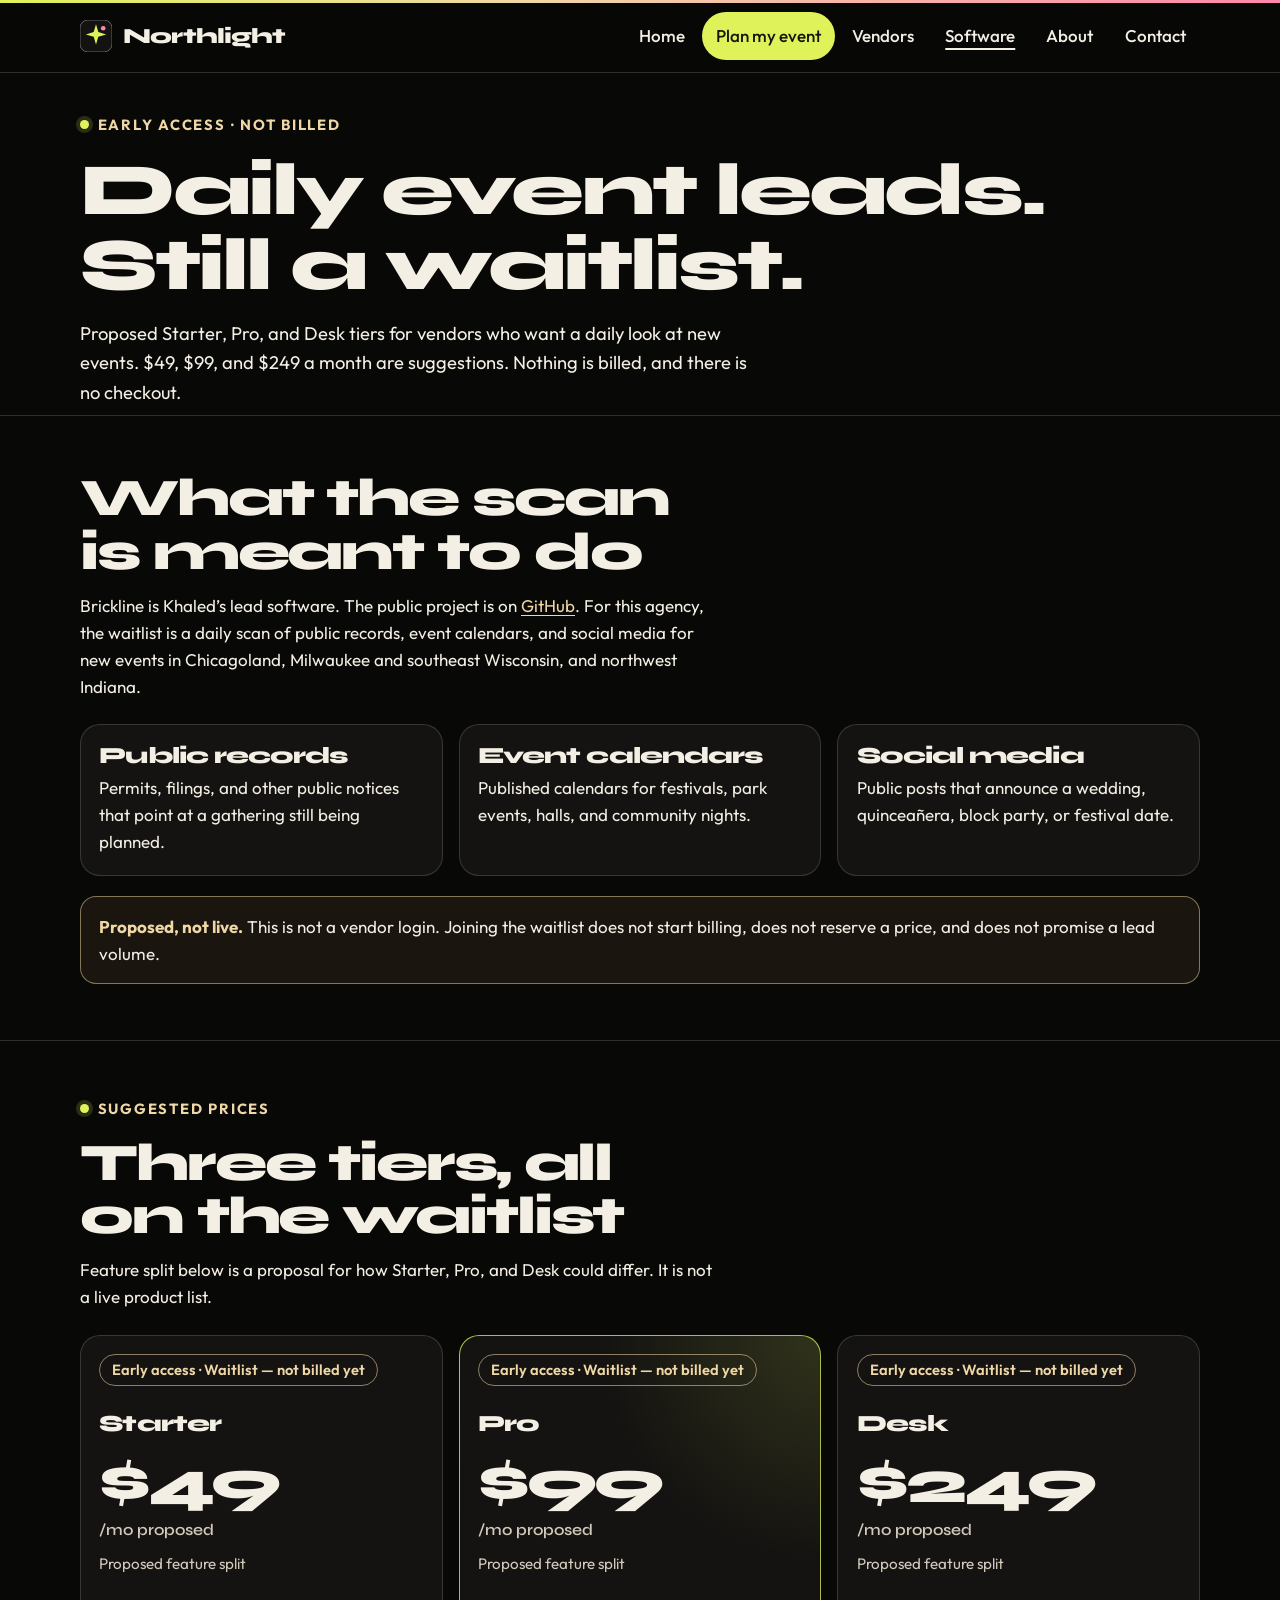
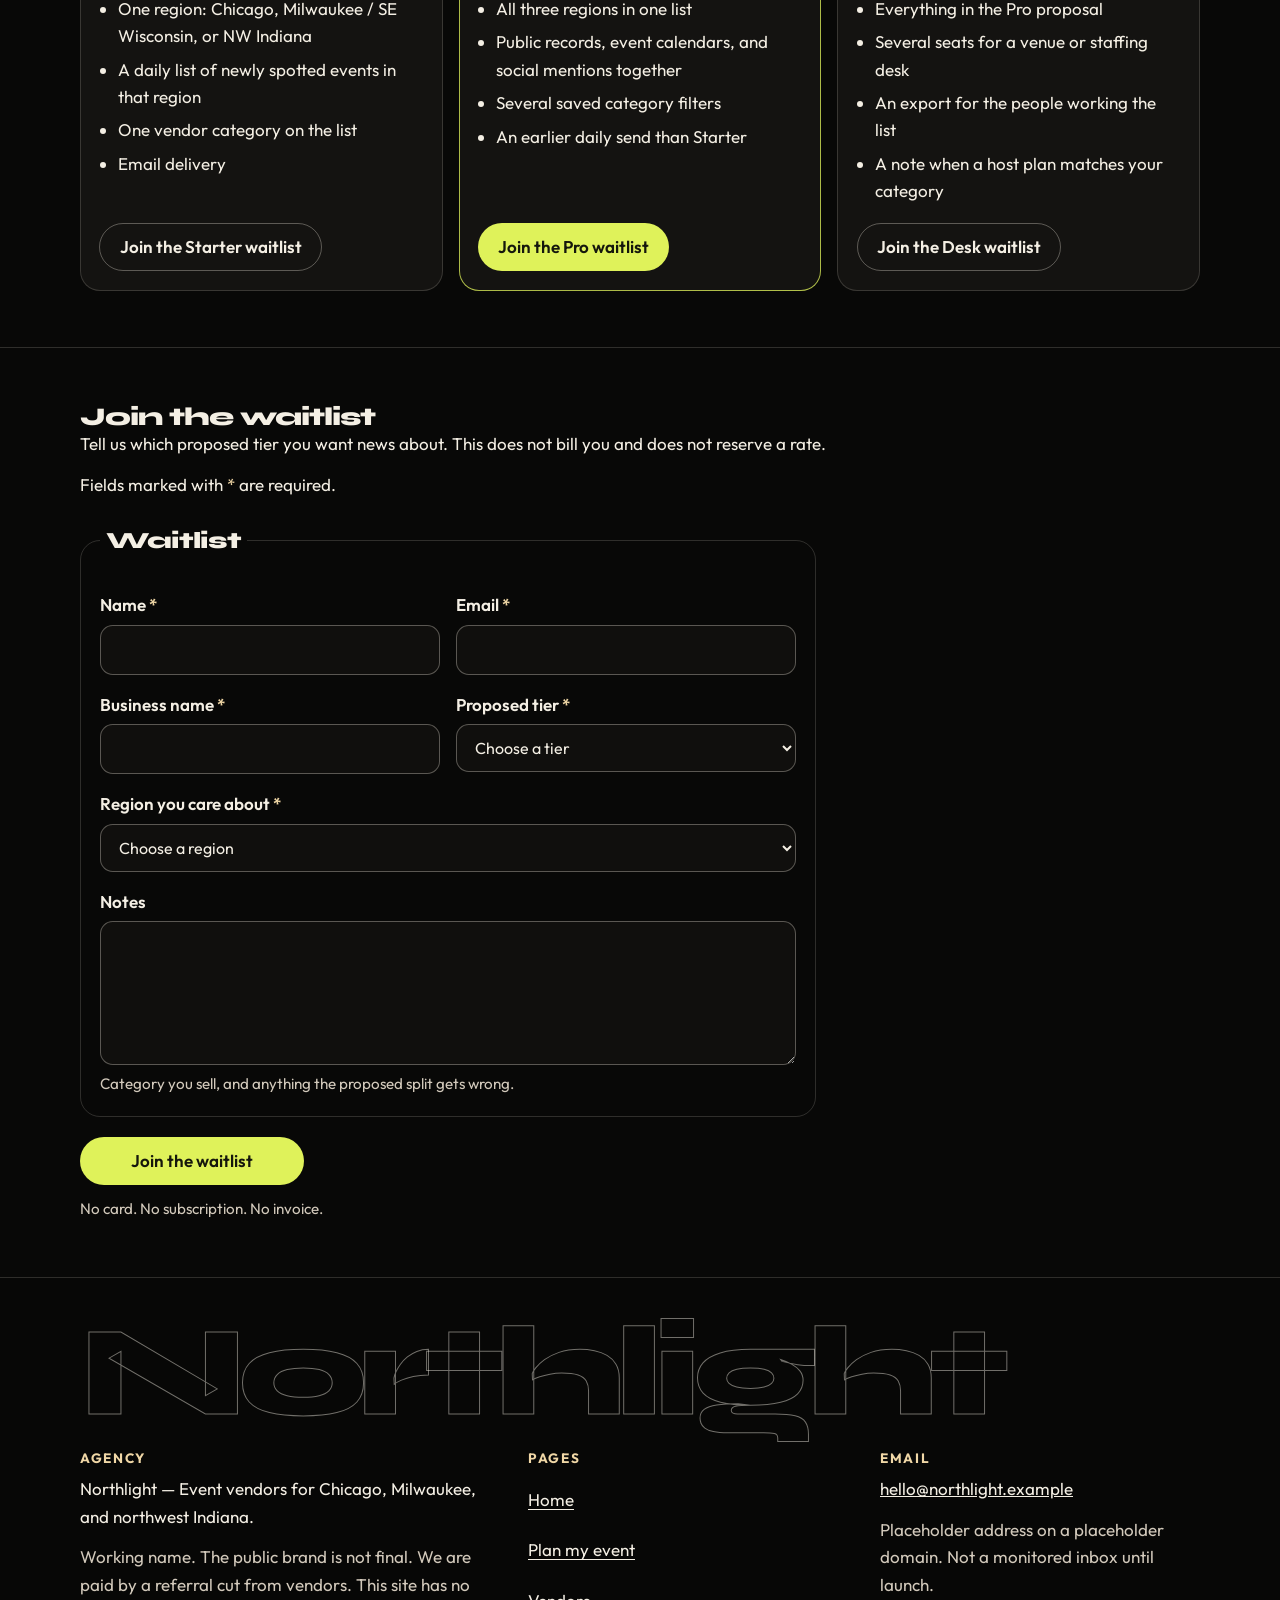
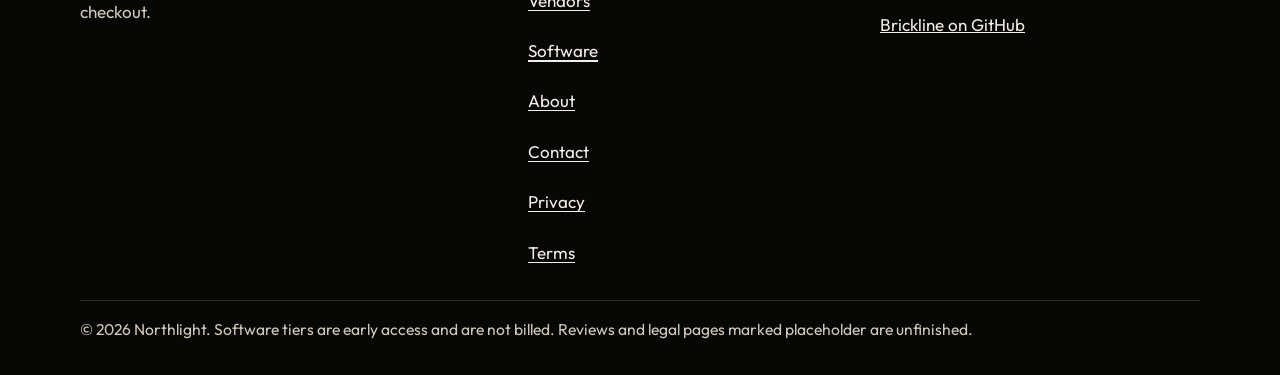
<file: software/index.html>
<!DOCTYPE html>
<html lang="en">
<head>
  <meta charset="utf-8">
  <meta name="viewport" content="width=device-width, initial-scale=1">
  <title>Vendor lead software waitlist · Northlight</title>
  <meta name="description" content="Early-access waitlist for Brickline event leads in Chicago, Milwaukee, and northwest Indiana. Proposed tiers are $49, $99, and $249 a month. Nothing is billed yet.">
  <meta name="robots" content="index,follow">
  <meta name="theme-color" content="#080807">
  <meta name="color-scheme" content="dark">
  <link rel="canonical" href="https://northlight.example/software/">
  <meta property="og:type" content="website">
  <meta property="og:site_name" content="Northlight">
  <meta property="og:title" content="Vendor lead software waitlist · Northlight">
  <meta property="og:description" content="Early-access waitlist for Brickline event leads in Chicago, Milwaukee, and northwest Indiana. Proposed tiers are $49, $99, and $249 a month. Nothing is billed yet.">
  <meta property="og:url" content="https://northlight.example/software/">
  <meta property="og:image" content="https://northlight.example/og.png">
  <meta property="og:image:width" content="1200">
  <meta property="og:image:height" content="630">
  <meta property="og:image:alt" content="Northlight — event vendors for Chicago, Milwaukee, and northwest Indiana">
  <meta property="og:locale" content="en_US">
  <meta name="twitter:card" content="summary_large_image">
  <meta name="twitter:title" content="Vendor lead software waitlist · Northlight">
  <meta name="twitter:description" content="Early-access waitlist for Brickline event leads in Chicago, Milwaukee, and northwest Indiana. Proposed tiers are $49, $99, and $249 a month. Nothing is billed yet.">
  <meta name="twitter:image" content="https://northlight.example/og.png">
  <meta name="twitter:image:alt" content="Northlight — event vendors for Chicago, Milwaukee, and northwest Indiana">
  <link rel="icon" href="/favicon.svg" type="image/svg+xml">
  <link rel="icon" href="/favicon-32.png" type="image/png" sizes="32x32">
  <link rel="apple-touch-icon" href="/apple-touch-icon.png">
  <link rel="preconnect" href="https://fonts.googleapis.com">
  <link rel="preconnect" href="https://fonts.gstatic.com" crossorigin>
  <link rel="stylesheet" href="https://fonts.googleapis.com/css2?family=Outfit:wght@400;500;600;700&amp;family=Syne:wght@600;700;800&amp;display=swap">
  <link rel="stylesheet" href="/css/styles.css">
  <script src="/js/brand.js"></script>
  <script src="/js/site.js" defer></script>
</head>
<body data-path="/software/">
  <a class="skip-link" href="#content">Skip to content</a>
  <header class="site-header">
    <div class="header-inner wrap">
      <a class="logo" href="/">
        <svg class="logo-mark" viewBox="0 0 32 32" aria-hidden="true" focusable="false">
          <rect width="32" height="32" rx="8" fill="#141311" stroke="#f4efe4" stroke-opacity="0.35"/>
          <path fill="#dff25a" d="M16 4.2 18.3 12 26.2 14.4 18.3 16.7 16 24.6 13.7 16.7 5.8 14.4 13.7 12Z"/>
          <circle cx="23.2" cy="8.2" r="2.3" fill="#ff87ab"/>
        </svg>
        <span data-brand="name">Northlight</span>
      </a>
      <nav class="primary-nav" aria-label="Primary">
        <ul class="nav-list">
            <li class="nav-home"><a href="/">Home</a></li>
            <li><a href="/plan/" class="nav-cta">Plan my event</a></li>
            <li><a href="/vendors/">Vendors</a></li>
            <li><a href="/software/" aria-current="page">Software</a></li>
            <li><a href="/about/">About</a></li>
            <li><a href="/contact/">Contact</a></li>
        </ul>
      </nav>
      <details class="nav-details">
        <summary class="nav-toggle">
          <span class="nav-toggle-icon" aria-hidden="true"></span>
          <span class="when-closed">Menu</span>
          <span class="when-open">Close</span>
        </summary>
        <nav id="mobile-nav" aria-label="Mobile">
          <ul class="nav-list">
            <li class="nav-home"><a href="/">Home</a></li>
            <li><a href="/plan/" class="nav-cta">Plan my event</a></li>
            <li><a href="/vendors/">Vendors</a></li>
            <li><a href="/software/" aria-current="page">Software</a></li>
            <li><a href="/about/">About</a></li>
            <li><a href="/contact/">Contact</a></li>
          </ul>
        </nav>
      </details>
    </div>
  </header>
  <main>

    <section class="page-hero">
      <div class="wrap">
        <p class="eyebrow"><span class="dot" aria-hidden="true"></span> Early access · not billed</p>
        <h1 id="content" tabindex="-1">Daily event leads. Still a waitlist.</h1>
        <p class="lede">Proposed Starter, Pro, and Desk tiers for vendors who want a daily look at new events. $49, $99, and $249 a month are suggestions. Nothing is billed, and there is no checkout.</p>
      </div>
    </section>
    <section class="section prose" aria-labelledby="scan-title">
      <div class="wrap">
        <div class="section-head">
          <h2 id="scan-title">What the scan is meant to do</h2>
          <p>Brickline is Khaled’s lead software. The public project is on <a data-brand-href="github" href="https://github.com/CEOmarabha/brickline" target="_blank" rel="noopener noreferrer">GitHub<span class="visually-hidden"> (opens in a new tab)</span></a>. For this agency, the waitlist is a daily scan of public records, event calendars, and social media for new events in Chicagoland, Milwaukee and southeast Wisconsin, and northwest Indiana.</p>
        </div>
        <div class="source-grid">
          <article class="card">
            <h3>Public records</h3>
            <p>Permits, filings, and other public notices that point at a gathering still being planned.</p>
          </article>
          <article class="card">
            <h3>Event calendars</h3>
            <p>Published calendars for festivals, park events, halls, and community nights.</p>
          </article>
          <article class="card">
            <h3>Social media</h3>
            <p>Public posts that announce a wedding, quinceañera, block party, or festival date.</p>
          </article>
        </div>
        <p class="notice"><strong>Proposed, not live.</strong> This is not a vendor login. Joining the waitlist does not start billing, does not reserve a price, and does not promise a lead volume.</p>
      </div>
    </section>
    <section class="section" aria-labelledby="tiers-title" id="tiers">
      <div class="wrap">
        <div class="section-head">
          <p class="eyebrow"><span class="dot" aria-hidden="true"></span> Suggested prices</p>
          <h2 id="tiers-title">Three tiers, all on the waitlist</h2>
          <p>Feature split below is a proposal for how Starter, Pro, and Desk could differ. It is not a live product list.</p>
        </div>
        <div class="tier-grid">
          <article class="tier">
            <p class="badge">Early access · Waitlist — not billed yet</p>
            <h3>Starter</h3>
            <p class="price">$49<span>/mo proposed</span></p>
            <p class="hint">Proposed feature split</p>
            <ul class="feature-list">
              <li>One region: Chicago, Milwaukee / SE Wisconsin, or NW Indiana</li>
              <li>A daily list of newly spotted events in that region</li>
              <li>One vendor category on the list</li>
              <li>Email delivery</li>
            </ul>
            <div class="actions">
              <a class="button button-secondary" href="#waitlist" data-tier-pick="Starter">Join the Starter waitlist</a>
            </div>
          </article>
          <article class="tier is-featured">
            <p class="badge">Early access · Waitlist — not billed yet</p>
            <h3>Pro</h3>
            <p class="price">$99<span>/mo proposed</span></p>
            <p class="hint">Proposed feature split</p>
            <ul class="feature-list">
              <li>All three regions in one list</li>
              <li>Public records, event calendars, and social mentions together</li>
              <li>Several saved category filters</li>
              <li>An earlier daily send than Starter</li>
            </ul>
            <div class="actions">
              <a class="button button-primary" href="#waitlist" data-tier-pick="Pro">Join the Pro waitlist</a>
            </div>
          </article>
          <article class="tier">
            <p class="badge">Early access · Waitlist — not billed yet</p>
            <h3>Desk</h3>
            <p class="price">$249<span>/mo proposed</span></p>
            <p class="hint">Proposed feature split</p>
            <ul class="feature-list">
              <li>Everything in the Pro proposal</li>
              <li>Several seats for a venue or staffing desk</li>
              <li>An export for the people working the list</li>
              <li>A note when a host plan matches your category</li>
            </ul>
            <div class="actions">
              <a class="button button-secondary" href="#waitlist" data-tier-pick="Desk">Join the Desk waitlist</a>
            </div>
          </article>
        </div>
      </div>
    </section>
    <section class="section" id="waitlist" aria-labelledby="waitlist-title">
      <div class="wrap prose">
        <h2 id="waitlist-title">Join the waitlist</h2>
        <p>Tell us which proposed tier you want news about. This does not bill you and does not reserve a rate.</p>
        <p class="form-intro">Fields marked with <span class="req" aria-hidden="true">*</span> are required.</p>
<form class="stack" name="software-waitlist" method="POST" action="/thank-you" data-netlify="true" netlify-honeypot="bot-field">
      <input type="hidden" name="form-name" value="software-waitlist">
      <input type="hidden" name="subject" value="Software waitlist">
      <p class="visually-hidden">
        <label for="software-waitlist-bot">Don't fill this out: <input id="software-waitlist-bot" name="bot-field" type="text" tabindex="-1" autocomplete="off"></label>
      </p>
        <fieldset>
          <legend>Waitlist</legend>
          <div class="form-grid cols-2">
            <div class="field">
              <label for="contact-name">Name <span class="req" aria-hidden="true">*</span></label>
              <input id="contact-name" name="contact-name" type="text" autocomplete="name" required maxlength="200">
              <p class="field-error">Enter your name.</p>
            </div>
            <div class="field">
              <label for="email">Email <span class="req" aria-hidden="true">*</span></label>
              <input id="email" name="email" type="email" autocomplete="email" inputmode="email" required maxlength="200">
              <p class="field-error">Enter a valid email address.</p>
            </div>
            <div class="field">
              <label for="business-name">Business name <span class="req" aria-hidden="true">*</span></label>
              <input id="business-name" name="business-name" type="text" autocomplete="organization" required maxlength="200">
              <p class="field-error">Enter the business name.</p>
            </div>
            <div class="field">
              <label for="tier">Proposed tier <span class="req" aria-hidden="true">*</span></label>
              <select id="tier" name="tier" required>
                <option value="">Choose a tier</option>
                <option>Starter</option>
                <option>Pro</option>
                <option>Desk</option>
                <option>Not sure</option>
              </select>
              <p class="field-error">Choose a tier.</p>
            </div>
            <div class="field span-2">
              <label for="region">Region you care about <span class="req" aria-hidden="true">*</span></label>
              <select id="region" name="region" required>
                <option value="">Choose a region</option>
                <option>Chicago and suburbs</option>
                <option>Milwaukee / SE Wisconsin</option>
                <option>Northwest Indiana</option>
                <option>All three regions</option>
              </select>
              <p class="field-error">Choose a region.</p>
            </div>
            <div class="field span-2">
              <label for="notes">Notes</label>
              <textarea id="notes" name="notes" maxlength="2000"></textarea>
              <p class="hint">Category you sell, and anything the proposed split gets wrong.</p>
            </div>
          </div>
        </fieldset>
        <div class="form-actions">
          <button class="button button-primary" type="submit">Join the waitlist</button>
          <p class="hint">No card. No subscription. No invoice.</p>
        </div>
      </form>
      </div>
    </section>

  </main>
  <footer class="site-footer">
    <div class="wrap">
      <p class="footer-display" aria-hidden="true"><span data-brand="name">Northlight</span></p>
      <div class="footer-grid">
        <div>
          <p class="footer-kicker">Agency</p>
          <p><span data-brand="name">Northlight</span> — <span data-brand="tagline">Event vendors for Chicago, Milwaukee, and northwest Indiana.</span></p>
          <p class="muted">Working name. The public brand is not final. We are paid by a referral cut from vendors. This site has no checkout.</p>
        </div>
        <nav aria-label="Footer">
          <p class="footer-kicker">Pages</p>
          <ul class="footer-links">
              <li><a href="/">Home</a></li>
              <li><a href="/plan/">Plan my event</a></li>
              <li><a href="/vendors/">Vendors</a></li>
              <li><a href="/software/" aria-current="page">Software</a></li>
              <li><a href="/about/">About</a></li>
              <li><a href="/contact/">Contact</a></li>
              <li><a href="/privacy/">Privacy</a></li>
              <li><a href="/terms/">Terms</a></li>
          </ul>
        </nav>
        <div>
          <p class="footer-kicker">Email</p>
          <p><a data-brand="email" href="mailto:hello@northlight.example">hello@northlight.example</a></p>
          <p class="muted">Placeholder address on a placeholder domain. Not a monitored inbox until launch.</p>
          <p><a data-brand-href="github" href="https://github.com/CEOmarabha/brickline" target="_blank" rel="noopener noreferrer">Brickline on GitHub<span class="visually-hidden"> (opens in a new tab)</span></a></p>
        </div>
      </div>
      <p class="footer-legal">© <span data-brand="year">2026</span> <span data-brand="name">Northlight</span>. Software tiers are early access and are not billed. Reviews and legal pages marked placeholder are unfinished.</p>
    </div>
  </footer>
  <script type="application/ld+json" id="ld-org">
{
  "@context": "https://schema.org",
  "@graph": [
    {
      "@type": "Organization",
      "name": "Northlight",
      "url": "https://northlight.example/",
      "email": "hello@northlight.example",
      "description": "Northlight connects event hosts with vetted vendors across Chicagoland, Milwaukee and southeast Wisconsin, and northwest Indiana. Vendor lead software is an early-access waitlist and is not billed yet.",
      "logo": "https://northlight.example/favicon.svg",
      "sameAs": ["https://github.com/CEOmarabha/brickline"]
    },
    {
      "@type": "ProfessionalService",
      "name": "Northlight",
      "url": "https://northlight.example/",
      "email": "hello@northlight.example",
      "description": "Event vendor matching for weddings, quinceañeras, birthdays, block parties, corporate events, festivals, and park events in Chicagoland, Milwaukee and southeast Wisconsin, and northwest Indiana.",
      "areaServed": [
        {"@type": "AdministrativeArea", "name": "Chicago and suburbs"},
        {"@type": "AdministrativeArea", "name": "Milwaukee and southeast Wisconsin"},
        {"@type": "AdministrativeArea", "name": "Northwest Indiana"}
      ],
      "serviceType": [
        "Wedding vendor matching",
        "Quinceañera vendor matching",
        "Block party vendor matching",
        "Festival staffing referrals",
        "Corporate event vendor matching",
        "Park event vendor matching"
      ]
    }
  ]
}
</script>
</body>
</html>
</file>
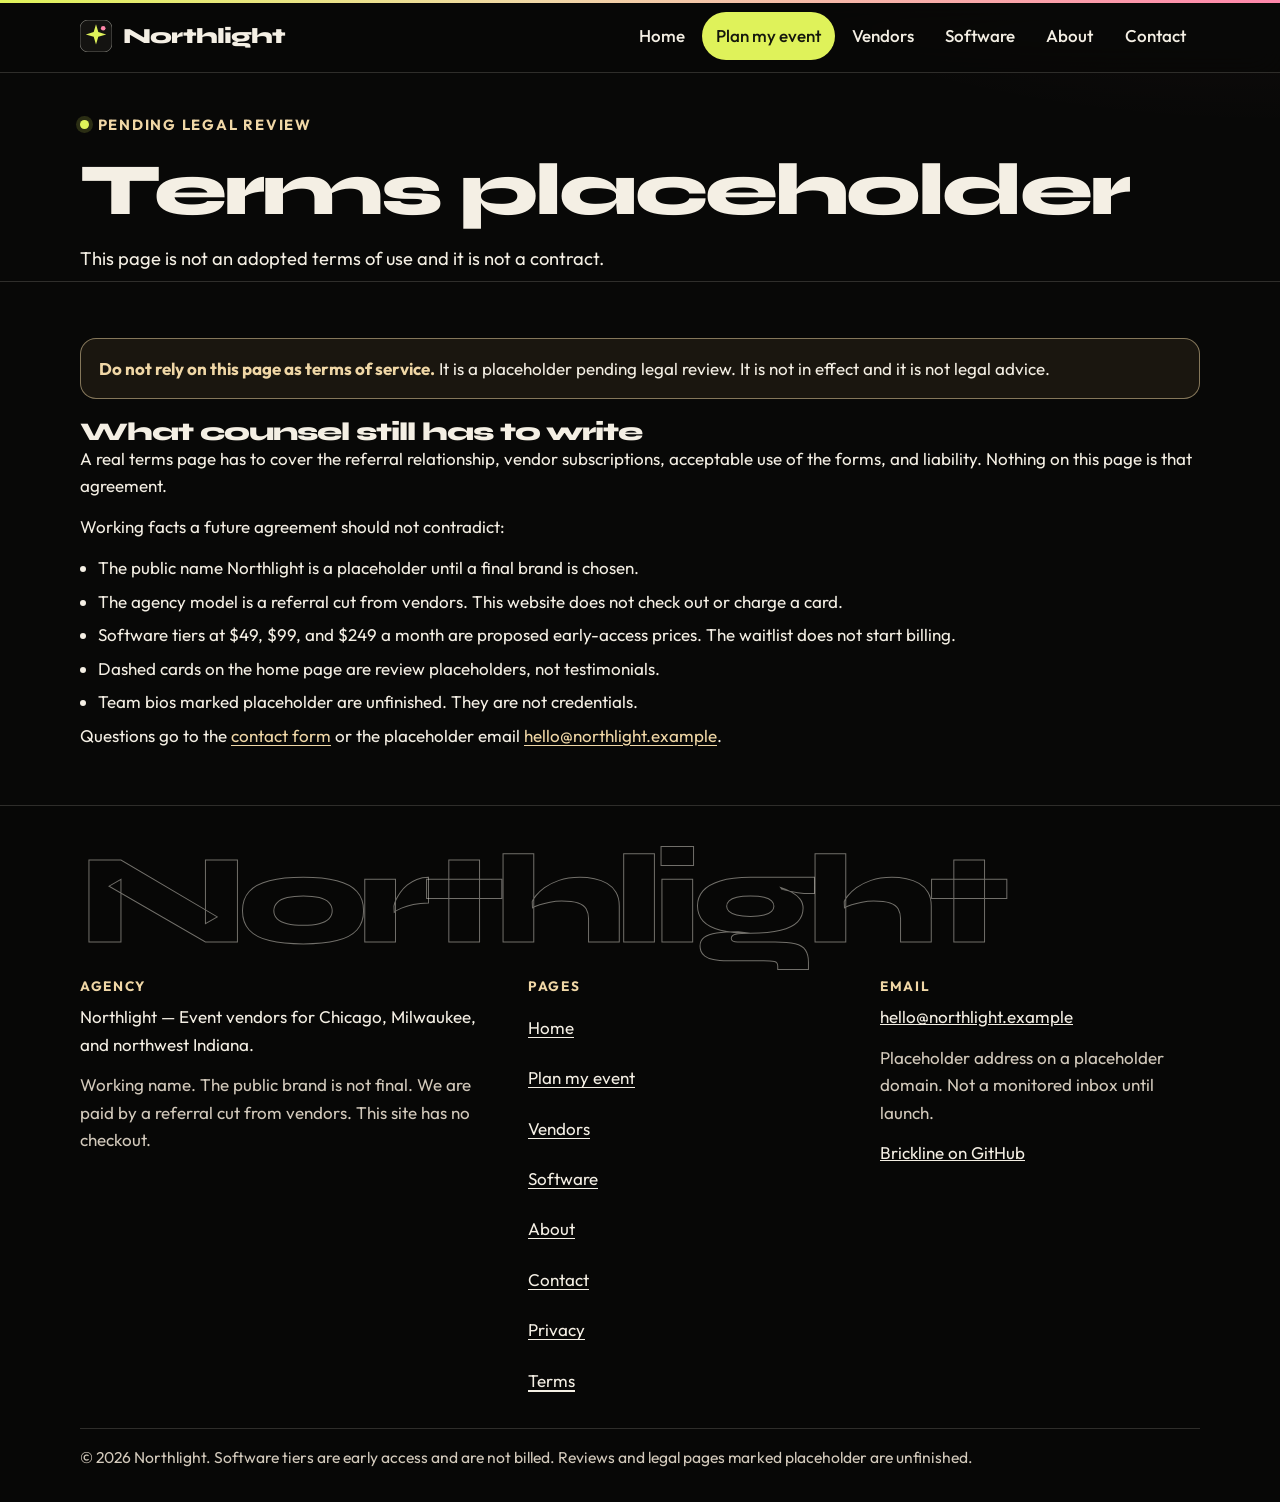
<file: terms/index.html>
<!DOCTYPE html>
<html lang="en">
<head>
  <meta charset="utf-8">
  <meta name="viewport" content="width=device-width, initial-scale=1">
  <title>Terms placeholder · Northlight</title>
  <meta name="description" content="Placeholder terms page for Northlight. Pending legal review. This is not an adopted agreement.">
  <meta name="robots" content="index,follow">
  <meta name="theme-color" content="#080807">
  <meta name="color-scheme" content="dark">
  <link rel="canonical" href="https://northlight.example/terms/">
  <meta property="og:type" content="website">
  <meta property="og:site_name" content="Northlight">
  <meta property="og:title" content="Terms placeholder · Northlight">
  <meta property="og:description" content="Placeholder terms page for Northlight. Pending legal review. This is not an adopted agreement.">
  <meta property="og:url" content="https://northlight.example/terms/">
  <meta property="og:image" content="https://northlight.example/og.png">
  <meta property="og:image:width" content="1200">
  <meta property="og:image:height" content="630">
  <meta property="og:image:alt" content="Northlight — event vendors for Chicago, Milwaukee, and northwest Indiana">
  <meta property="og:locale" content="en_US">
  <meta name="twitter:card" content="summary_large_image">
  <meta name="twitter:title" content="Terms placeholder · Northlight">
  <meta name="twitter:description" content="Placeholder terms page for Northlight. Pending legal review. This is not an adopted agreement.">
  <meta name="twitter:image" content="https://northlight.example/og.png">
  <meta name="twitter:image:alt" content="Northlight — event vendors for Chicago, Milwaukee, and northwest Indiana">
  <link rel="icon" href="/favicon.svg" type="image/svg+xml">
  <link rel="icon" href="/favicon-32.png" type="image/png" sizes="32x32">
  <link rel="apple-touch-icon" href="/apple-touch-icon.png">
  <link rel="preconnect" href="https://fonts.googleapis.com">
  <link rel="preconnect" href="https://fonts.gstatic.com" crossorigin>
  <link rel="stylesheet" href="https://fonts.googleapis.com/css2?family=Outfit:wght@400;500;600;700&amp;family=Syne:wght@600;700;800&amp;display=swap">
  <link rel="stylesheet" href="/css/styles.css">
  <script src="/js/brand.js"></script>
  <script src="/js/site.js" defer></script>
</head>
<body data-path="/terms/">
  <a class="skip-link" href="#content">Skip to content</a>
  <header class="site-header">
    <div class="header-inner wrap">
      <a class="logo" href="/">
        <svg class="logo-mark" viewBox="0 0 32 32" aria-hidden="true" focusable="false">
          <rect width="32" height="32" rx="8" fill="#141311" stroke="#f4efe4" stroke-opacity="0.35"/>
          <path fill="#dff25a" d="M16 4.2 18.3 12 26.2 14.4 18.3 16.7 16 24.6 13.7 16.7 5.8 14.4 13.7 12Z"/>
          <circle cx="23.2" cy="8.2" r="2.3" fill="#ff87ab"/>
        </svg>
        <span data-brand="name">Northlight</span>
      </a>
      <nav class="primary-nav" aria-label="Primary">
        <ul class="nav-list">
            <li class="nav-home"><a href="/">Home</a></li>
            <li><a href="/plan/" class="nav-cta">Plan my event</a></li>
            <li><a href="/vendors/">Vendors</a></li>
            <li><a href="/software/">Software</a></li>
            <li><a href="/about/">About</a></li>
            <li><a href="/contact/">Contact</a></li>
        </ul>
      </nav>
      <details class="nav-details">
        <summary class="nav-toggle">
          <span class="nav-toggle-icon" aria-hidden="true"></span>
          <span class="when-closed">Menu</span>
          <span class="when-open">Close</span>
        </summary>
        <nav id="mobile-nav" aria-label="Mobile">
          <ul class="nav-list">
            <li class="nav-home"><a href="/">Home</a></li>
            <li><a href="/plan/" class="nav-cta">Plan my event</a></li>
            <li><a href="/vendors/">Vendors</a></li>
            <li><a href="/software/">Software</a></li>
            <li><a href="/about/">About</a></li>
            <li><a href="/contact/">Contact</a></li>
          </ul>
        </nav>
      </details>
    </div>
  </header>
  <main>

    <section class="page-hero">
      <div class="wrap">
        <p class="eyebrow"><span class="dot" aria-hidden="true"></span> Pending legal review</p>
        <h1 id="content" tabindex="-1">Terms placeholder</h1>
        <p class="lede">This page is not an adopted terms of use and it is not a contract.</p>
      </div>
    </section>
    <section class="section prose" aria-labelledby="terms-notes">
      <div class="wrap">
        <div class="notice">
          <p><strong>Do not rely on this page as terms of service.</strong> It is a placeholder pending legal review. It is not in effect and it is not legal advice.</p>
        </div>
        <h2 id="terms-notes">What counsel still has to write</h2>
        <p>A real terms page has to cover the referral relationship, vendor subscriptions, acceptable use of the forms, and liability. Nothing on this page is that agreement.</p>
        <p>Working facts a future agreement should not contradict:</p>
        <ul class="feature-list">
          <li>The public name Northlight is a placeholder until a final brand is chosen.</li>
          <li>The agency model is a referral cut from vendors. This website does not check out or charge a card.</li>
          <li>Software tiers at $49, $99, and $249 a month are proposed early-access prices. The waitlist does not start billing.</li>
          <li>Dashed cards on the home page are review placeholders, not testimonials.</li>
          <li>Team bios marked placeholder are unfinished. They are not credentials.</li>
        </ul>
        <p>Questions go to the <a href="/contact/">contact form</a> or the placeholder email <a data-brand="email" href="mailto:hello@northlight.example">hello@northlight.example</a>.</p>
      </div>
    </section>

  </main>
  <footer class="site-footer">
    <div class="wrap">
      <p class="footer-display" aria-hidden="true"><span data-brand="name">Northlight</span></p>
      <div class="footer-grid">
        <div>
          <p class="footer-kicker">Agency</p>
          <p><span data-brand="name">Northlight</span> — <span data-brand="tagline">Event vendors for Chicago, Milwaukee, and northwest Indiana.</span></p>
          <p class="muted">Working name. The public brand is not final. We are paid by a referral cut from vendors. This site has no checkout.</p>
        </div>
        <nav aria-label="Footer">
          <p class="footer-kicker">Pages</p>
          <ul class="footer-links">
              <li><a href="/">Home</a></li>
              <li><a href="/plan/">Plan my event</a></li>
              <li><a href="/vendors/">Vendors</a></li>
              <li><a href="/software/">Software</a></li>
              <li><a href="/about/">About</a></li>
              <li><a href="/contact/">Contact</a></li>
              <li><a href="/privacy/">Privacy</a></li>
              <li><a href="/terms/" aria-current="page">Terms</a></li>
          </ul>
        </nav>
        <div>
          <p class="footer-kicker">Email</p>
          <p><a data-brand="email" href="mailto:hello@northlight.example">hello@northlight.example</a></p>
          <p class="muted">Placeholder address on a placeholder domain. Not a monitored inbox until launch.</p>
          <p><a data-brand-href="github" href="https://github.com/CEOmarabha/brickline" target="_blank" rel="noopener noreferrer">Brickline on GitHub<span class="visually-hidden"> (opens in a new tab)</span></a></p>
        </div>
      </div>
      <p class="footer-legal">© <span data-brand="year">2026</span> <span data-brand="name">Northlight</span>. Software tiers are early access and are not billed. Reviews and legal pages marked placeholder are unfinished.</p>
    </div>
  </footer>
  <script type="application/ld+json" id="ld-org">
{
  "@context": "https://schema.org",
  "@graph": [
    {
      "@type": "Organization",
      "name": "Northlight",
      "url": "https://northlight.example/",
      "email": "hello@northlight.example",
      "description": "Northlight connects event hosts with vetted vendors across Chicagoland, Milwaukee and southeast Wisconsin, and northwest Indiana. Vendor lead software is an early-access waitlist and is not billed yet.",
      "logo": "https://northlight.example/favicon.svg",
      "sameAs": ["https://github.com/CEOmarabha/brickline"]
    },
    {
      "@type": "ProfessionalService",
      "name": "Northlight",
      "url": "https://northlight.example/",
      "email": "hello@northlight.example",
      "description": "Event vendor matching for weddings, quinceañeras, birthdays, block parties, corporate events, festivals, and park events in Chicagoland, Milwaukee and southeast Wisconsin, and northwest Indiana.",
      "areaServed": [
        {"@type": "AdministrativeArea", "name": "Chicago and suburbs"},
        {"@type": "AdministrativeArea", "name": "Milwaukee and southeast Wisconsin"},
        {"@type": "AdministrativeArea", "name": "Northwest Indiana"}
      ],
      "serviceType": [
        "Wedding vendor matching",
        "Quinceañera vendor matching",
        "Block party vendor matching",
        "Festival staffing referrals",
        "Corporate event vendor matching",
        "Park event vendor matching"
      ]
    }
  ]
}
</script>
</body>
</html>
</file>
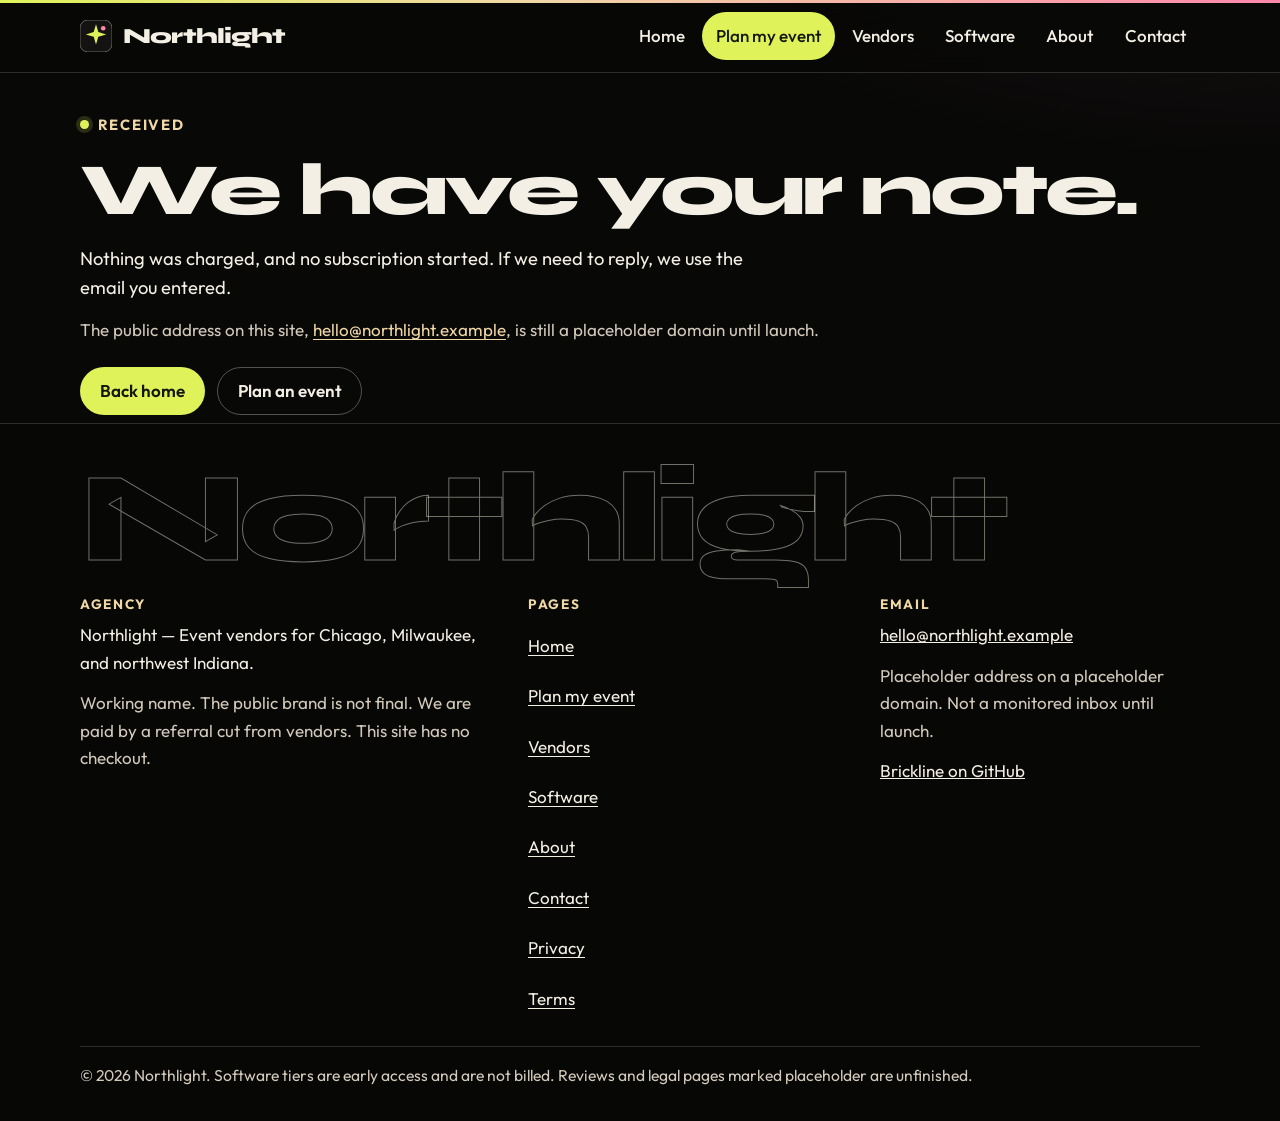
<file: thank-you/index.html>
<!DOCTYPE html>
<html lang="en">
<head>
  <meta charset="utf-8">
  <meta name="viewport" content="width=device-width, initial-scale=1">
  <title>Request received · Northlight</title>
  <meta name="description" content="Your Northlight form was submitted. Nothing was billed and no subscription started.">
  <meta name="robots" content="noindex,follow">
  <meta name="theme-color" content="#080807">
  <meta name="color-scheme" content="dark">
  <link rel="canonical" href="https://northlight.example/thank-you/">
  <meta property="og:type" content="website">
  <meta property="og:site_name" content="Northlight">
  <meta property="og:title" content="Request received · Northlight">
  <meta property="og:description" content="Your Northlight form was submitted. Nothing was billed and no subscription started.">
  <meta property="og:url" content="https://northlight.example/thank-you/">
  <meta property="og:image" content="https://northlight.example/og.png">
  <meta property="og:image:width" content="1200">
  <meta property="og:image:height" content="630">
  <meta property="og:image:alt" content="Northlight — event vendors for Chicago, Milwaukee, and northwest Indiana">
  <meta property="og:locale" content="en_US">
  <meta name="twitter:card" content="summary_large_image">
  <meta name="twitter:title" content="Request received · Northlight">
  <meta name="twitter:description" content="Your Northlight form was submitted. Nothing was billed and no subscription started.">
  <meta name="twitter:image" content="https://northlight.example/og.png">
  <meta name="twitter:image:alt" content="Northlight — event vendors for Chicago, Milwaukee, and northwest Indiana">
  <link rel="icon" href="/favicon.svg" type="image/svg+xml">
  <link rel="icon" href="/favicon-32.png" type="image/png" sizes="32x32">
  <link rel="apple-touch-icon" href="/apple-touch-icon.png">
  <link rel="preconnect" href="https://fonts.googleapis.com">
  <link rel="preconnect" href="https://fonts.gstatic.com" crossorigin>
  <link rel="stylesheet" href="https://fonts.googleapis.com/css2?family=Outfit:wght@400;500;600;700&amp;family=Syne:wght@600;700;800&amp;display=swap">
  <link rel="stylesheet" href="/css/styles.css">
  <script src="/js/brand.js"></script>
  <script src="/js/site.js" defer></script>
</head>
<body data-path="/thank-you/">
  <a class="skip-link" href="#content">Skip to content</a>
  <header class="site-header">
    <div class="header-inner wrap">
      <a class="logo" href="/">
        <svg class="logo-mark" viewBox="0 0 32 32" aria-hidden="true" focusable="false">
          <rect width="32" height="32" rx="8" fill="#141311" stroke="#f4efe4" stroke-opacity="0.35"/>
          <path fill="#dff25a" d="M16 4.2 18.3 12 26.2 14.4 18.3 16.7 16 24.6 13.7 16.7 5.8 14.4 13.7 12Z"/>
          <circle cx="23.2" cy="8.2" r="2.3" fill="#ff87ab"/>
        </svg>
        <span data-brand="name">Northlight</span>
      </a>
      <nav class="primary-nav" aria-label="Primary">
        <ul class="nav-list">
            <li class="nav-home"><a href="/">Home</a></li>
            <li><a href="/plan/" class="nav-cta">Plan my event</a></li>
            <li><a href="/vendors/">Vendors</a></li>
            <li><a href="/software/">Software</a></li>
            <li><a href="/about/">About</a></li>
            <li><a href="/contact/">Contact</a></li>
        </ul>
      </nav>
      <details class="nav-details">
        <summary class="nav-toggle">
          <span class="nav-toggle-icon" aria-hidden="true"></span>
          <span class="when-closed">Menu</span>
          <span class="when-open">Close</span>
        </summary>
        <nav id="mobile-nav" aria-label="Mobile">
          <ul class="nav-list">
            <li class="nav-home"><a href="/">Home</a></li>
            <li><a href="/plan/" class="nav-cta">Plan my event</a></li>
            <li><a href="/vendors/">Vendors</a></li>
            <li><a href="/software/">Software</a></li>
            <li><a href="/about/">About</a></li>
            <li><a href="/contact/">Contact</a></li>
          </ul>
        </nav>
      </details>
    </div>
  </header>
  <main>

    <section class="page-hero">
      <div class="wrap">
        <p class="eyebrow"><span class="dot" aria-hidden="true"></span> Received</p>
        <h1 id="content" tabindex="-1">We have your note.</h1>
        <p class="lede">Nothing was charged, and no subscription started. If we need to reply, we use the email you entered.</p>
        <p class="muted">The public address on this site, <a data-brand="email" href="mailto:hello@northlight.example">hello@northlight.example</a>, is still a placeholder domain until launch.</p>
        <div class="actions">
          <a class="button button-primary" href="/">Back home</a>
          <a class="button button-secondary" href="/plan/">Plan an event</a>
        </div>
      </div>
    </section>

  </main>
  <footer class="site-footer">
    <div class="wrap">
      <p class="footer-display" aria-hidden="true"><span data-brand="name">Northlight</span></p>
      <div class="footer-grid">
        <div>
          <p class="footer-kicker">Agency</p>
          <p><span data-brand="name">Northlight</span> — <span data-brand="tagline">Event vendors for Chicago, Milwaukee, and northwest Indiana.</span></p>
          <p class="muted">Working name. The public brand is not final. We are paid by a referral cut from vendors. This site has no checkout.</p>
        </div>
        <nav aria-label="Footer">
          <p class="footer-kicker">Pages</p>
          <ul class="footer-links">
              <li><a href="/">Home</a></li>
              <li><a href="/plan/">Plan my event</a></li>
              <li><a href="/vendors/">Vendors</a></li>
              <li><a href="/software/">Software</a></li>
              <li><a href="/about/">About</a></li>
              <li><a href="/contact/">Contact</a></li>
              <li><a href="/privacy/">Privacy</a></li>
              <li><a href="/terms/">Terms</a></li>
          </ul>
        </nav>
        <div>
          <p class="footer-kicker">Email</p>
          <p><a data-brand="email" href="mailto:hello@northlight.example">hello@northlight.example</a></p>
          <p class="muted">Placeholder address on a placeholder domain. Not a monitored inbox until launch.</p>
          <p><a data-brand-href="github" href="https://github.com/CEOmarabha/brickline" target="_blank" rel="noopener noreferrer">Brickline on GitHub<span class="visually-hidden"> (opens in a new tab)</span></a></p>
        </div>
      </div>
      <p class="footer-legal">© <span data-brand="year">2026</span> <span data-brand="name">Northlight</span>. Software tiers are early access and are not billed. Reviews and legal pages marked placeholder are unfinished.</p>
    </div>
  </footer>
  <script type="application/ld+json" id="ld-org">
{
  "@context": "https://schema.org",
  "@graph": [
    {
      "@type": "Organization",
      "name": "Northlight",
      "url": "https://northlight.example/",
      "email": "hello@northlight.example",
      "description": "Northlight connects event hosts with vetted vendors across Chicagoland, Milwaukee and southeast Wisconsin, and northwest Indiana. Vendor lead software is an early-access waitlist and is not billed yet.",
      "logo": "https://northlight.example/favicon.svg",
      "sameAs": ["https://github.com/CEOmarabha/brickline"]
    },
    {
      "@type": "ProfessionalService",
      "name": "Northlight",
      "url": "https://northlight.example/",
      "email": "hello@northlight.example",
      "description": "Event vendor matching for weddings, quinceañeras, birthdays, block parties, corporate events, festivals, and park events in Chicagoland, Milwaukee and southeast Wisconsin, and northwest Indiana.",
      "areaServed": [
        {"@type": "AdministrativeArea", "name": "Chicago and suburbs"},
        {"@type": "AdministrativeArea", "name": "Milwaukee and southeast Wisconsin"},
        {"@type": "AdministrativeArea", "name": "Northwest Indiana"}
      ],
      "serviceType": [
        "Wedding vendor matching",
        "Quinceañera vendor matching",
        "Block party vendor matching",
        "Festival staffing referrals",
        "Corporate event vendor matching",
        "Park event vendor matching"
      ]
    }
  ]
}
</script>
</body>
</html>
</file>
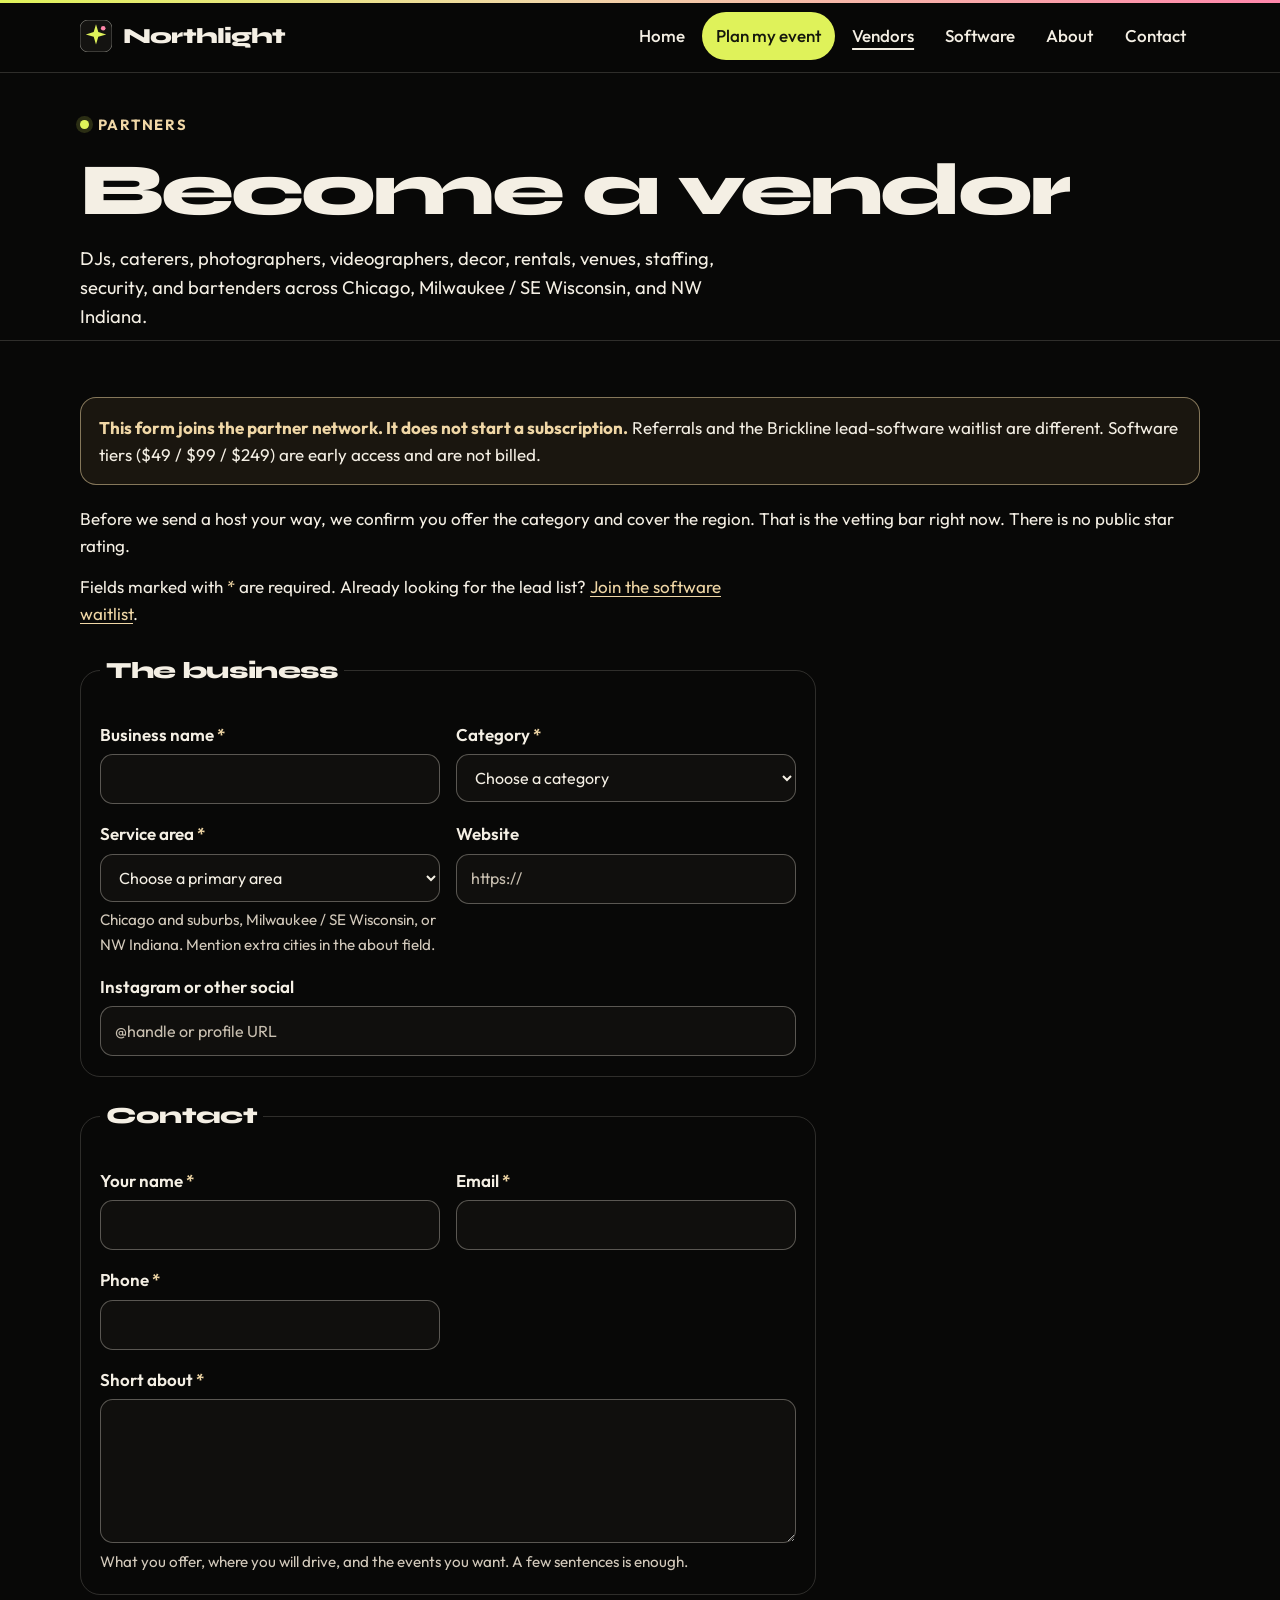
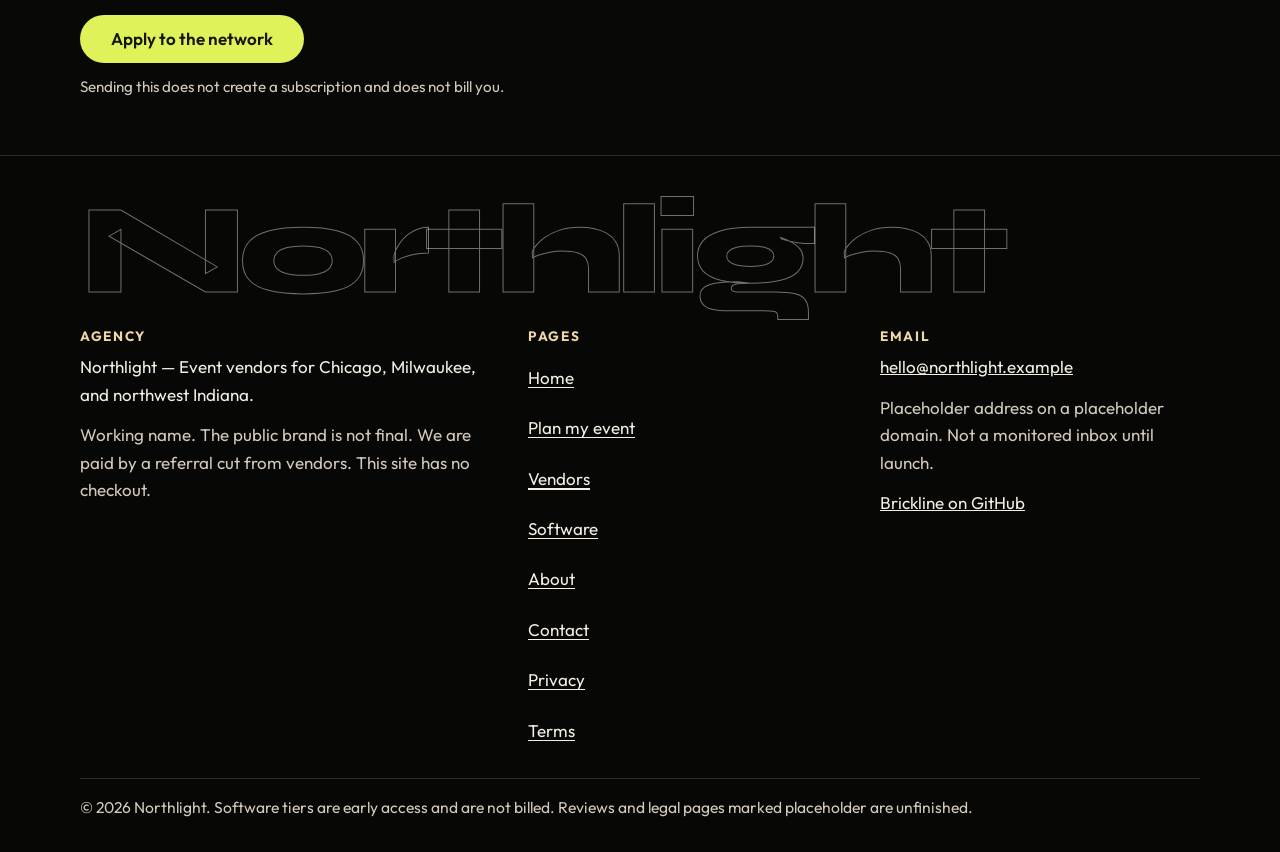
<file: vendors/index.html>
<!DOCTYPE html>
<html lang="en">
<head>
  <meta charset="utf-8">
  <meta name="viewport" content="width=device-width, initial-scale=1">
  <title>Become a vendor partner · Northlight</title>
  <meta name="description" content="Join the Northlight partner network for DJs, caterers, photo and video, decor, rentals, venues, staffing, security, and bartending across Chicagoland, Milwaukee, and NW Indiana.">
  <meta name="robots" content="index,follow">
  <meta name="theme-color" content="#080807">
  <meta name="color-scheme" content="dark">
  <link rel="canonical" href="https://northlight.example/vendors/">
  <meta property="og:type" content="website">
  <meta property="og:site_name" content="Northlight">
  <meta property="og:title" content="Become a vendor partner · Northlight">
  <meta property="og:description" content="Join the Northlight partner network for DJs, caterers, photo and video, decor, rentals, venues, staffing, security, and bartending across Chicagoland, Milwaukee, and NW Indiana.">
  <meta property="og:url" content="https://northlight.example/vendors/">
  <meta property="og:image" content="https://northlight.example/og.png">
  <meta property="og:image:width" content="1200">
  <meta property="og:image:height" content="630">
  <meta property="og:image:alt" content="Northlight — event vendors for Chicago, Milwaukee, and northwest Indiana">
  <meta property="og:locale" content="en_US">
  <meta name="twitter:card" content="summary_large_image">
  <meta name="twitter:title" content="Become a vendor partner · Northlight">
  <meta name="twitter:description" content="Join the Northlight partner network for DJs, caterers, photo and video, decor, rentals, venues, staffing, security, and bartending across Chicagoland, Milwaukee, and NW Indiana.">
  <meta name="twitter:image" content="https://northlight.example/og.png">
  <meta name="twitter:image:alt" content="Northlight — event vendors for Chicago, Milwaukee, and northwest Indiana">
  <link rel="icon" href="/favicon.svg" type="image/svg+xml">
  <link rel="icon" href="/favicon-32.png" type="image/png" sizes="32x32">
  <link rel="apple-touch-icon" href="/apple-touch-icon.png">
  <link rel="preconnect" href="https://fonts.googleapis.com">
  <link rel="preconnect" href="https://fonts.gstatic.com" crossorigin>
  <link rel="stylesheet" href="https://fonts.googleapis.com/css2?family=Outfit:wght@400;500;600;700&amp;family=Syne:wght@600;700;800&amp;display=swap">
  <link rel="stylesheet" href="/css/styles.css">
  <script src="/js/brand.js"></script>
  <script src="/js/site.js" defer></script>
</head>
<body data-path="/vendors/">
  <a class="skip-link" href="#content">Skip to content</a>
  <header class="site-header">
    <div class="header-inner wrap">
      <a class="logo" href="/">
        <svg class="logo-mark" viewBox="0 0 32 32" aria-hidden="true" focusable="false">
          <rect width="32" height="32" rx="8" fill="#141311" stroke="#f4efe4" stroke-opacity="0.35"/>
          <path fill="#dff25a" d="M16 4.2 18.3 12 26.2 14.4 18.3 16.7 16 24.6 13.7 16.7 5.8 14.4 13.7 12Z"/>
          <circle cx="23.2" cy="8.2" r="2.3" fill="#ff87ab"/>
        </svg>
        <span data-brand="name">Northlight</span>
      </a>
      <nav class="primary-nav" aria-label="Primary">
        <ul class="nav-list">
            <li class="nav-home"><a href="/">Home</a></li>
            <li><a href="/plan/" class="nav-cta">Plan my event</a></li>
            <li><a href="/vendors/" aria-current="page">Vendors</a></li>
            <li><a href="/software/">Software</a></li>
            <li><a href="/about/">About</a></li>
            <li><a href="/contact/">Contact</a></li>
        </ul>
      </nav>
      <details class="nav-details">
        <summary class="nav-toggle">
          <span class="nav-toggle-icon" aria-hidden="true"></span>
          <span class="when-closed">Menu</span>
          <span class="when-open">Close</span>
        </summary>
        <nav id="mobile-nav" aria-label="Mobile">
          <ul class="nav-list">
            <li class="nav-home"><a href="/">Home</a></li>
            <li><a href="/plan/" class="nav-cta">Plan my event</a></li>
            <li><a href="/vendors/" aria-current="page">Vendors</a></li>
            <li><a href="/software/">Software</a></li>
            <li><a href="/about/">About</a></li>
            <li><a href="/contact/">Contact</a></li>
          </ul>
        </nav>
      </details>
    </div>
  </header>
  <main>

    <section class="page-hero">
      <div class="wrap">
        <p class="eyebrow"><span class="dot" aria-hidden="true"></span> Partners</p>
        <h1 id="content" tabindex="-1">Become a vendor</h1>
        <p class="lede">DJs, caterers, photographers, videographers, decor, rentals, venues, staffing, security, and bartenders across Chicago, Milwaukee / SE Wisconsin, and NW Indiana.</p>
      </div>
    </section>
    <section class="section">
      <div class="wrap prose">
        <div class="notice">
          <p><strong>This form joins the partner network. It does not start a subscription.</strong> Referrals and the Brickline lead-software waitlist are different. Software tiers ($49 / $99 / $249) are early access and are not billed.</p>
        </div>
        <p>Before we send a host your way, we confirm you offer the category and cover the region. That is the vetting bar right now. There is no public star rating.</p>
        <p class="form-intro">Fields marked with <span class="req" aria-hidden="true">*</span> are required. Already looking for the lead list? <a href="/software/">Join the software waitlist</a>.</p>
<form class="stack" name="vendor-partner" method="POST" action="/thank-you" data-netlify="true" netlify-honeypot="bot-field">
      <input type="hidden" name="form-name" value="vendor-partner">
      <input type="hidden" name="subject" value="Vendor partner application">
      <p class="visually-hidden">
        <label for="vendor-partner-bot">Don't fill this out: <input id="vendor-partner-bot" name="bot-field" type="text" tabindex="-1" autocomplete="off"></label>
      </p>
        <fieldset>
          <legend>The business</legend>
          <div class="form-grid cols-2">
            <div class="field">
              <label for="business-name">Business name <span class="req" aria-hidden="true">*</span></label>
              <input id="business-name" name="business-name" type="text" autocomplete="organization" required maxlength="200">
              <p class="field-error">Enter the business name.</p>
            </div>
            <div class="field">
              <label for="category">Category <span class="req" aria-hidden="true">*</span></label>
              <select id="category" name="category" required>
                <option value="">Choose a category</option>
                <option>DJ</option>
                <option>Catering</option>
                <option>Photo / video</option>
                <option>Decor</option>
                <option>Rentals</option>
                <option>Venue</option>
                <option>Staffing</option>
                <option>Security</option>
                <option>Bartending</option>
                <option>More than one category</option>
                <option>Other</option>
              </select>
              <p class="field-error">Choose a category.</p>
            </div>
            <div class="field">
              <label for="service-area">Service area <span class="req" aria-hidden="true">*</span></label>
              <select id="service-area" name="service-area" required>
                <option value="">Choose a primary area</option>
                <option>Chicago</option>
                <option>Chicago suburbs</option>
                <option>Milwaukee</option>
                <option>Southeast Wisconsin</option>
                <option>Northwest Indiana</option>
                <option>All three regions</option>
              </select>
              <p class="hint">Chicago and suburbs, Milwaukee / SE Wisconsin, or NW Indiana. Mention extra cities in the about field.</p>
              <p class="field-error">Choose a service area.</p>
            </div>
            <div class="field">
              <label for="website">Website</label>
              <input id="website" name="website" type="text" inputmode="url" autocomplete="url" maxlength="300" placeholder="https://">
            </div>
            <div class="field span-2">
              <label for="instagram">Instagram or other social</label>
              <input id="instagram" name="instagram" type="text" autocomplete="off" maxlength="200" placeholder="@handle or profile URL">
            </div>
          </div>
        </fieldset>
        <fieldset>
          <legend>Contact</legend>
          <div class="form-grid cols-2">
            <div class="field">
              <label for="contact-name">Your name <span class="req" aria-hidden="true">*</span></label>
              <input id="contact-name" name="contact-name" type="text" autocomplete="name" required maxlength="200">
              <p class="field-error">Enter your name.</p>
            </div>
            <div class="field">
              <label for="email">Email <span class="req" aria-hidden="true">*</span></label>
              <input id="email" name="email" type="email" autocomplete="email" inputmode="email" required maxlength="200">
              <p class="field-error">Enter a valid email address.</p>
            </div>
            <div class="field">
              <label for="phone">Phone <span class="req" aria-hidden="true">*</span></label>
              <input id="phone" name="phone" type="tel" autocomplete="tel" inputmode="tel" required maxlength="40">
              <p class="field-error">Enter a phone number.</p>
            </div>
            <div class="field span-2">
              <label for="about">Short about <span class="req" aria-hidden="true">*</span></label>
              <textarea id="about" name="about" required maxlength="2000"></textarea>
              <p class="hint">What you offer, where you will drive, and the events you want. A few sentences is enough.</p>
              <p class="field-error">Tell us a little about the business.</p>
            </div>
          </div>
        </fieldset>
        <div class="form-actions">
          <button class="button button-primary" type="submit">Apply to the network</button>
          <p class="hint">Sending this does not create a subscription and does not bill you.</p>
        </div>
      </form>
      </div>
    </section>

  </main>
  <footer class="site-footer">
    <div class="wrap">
      <p class="footer-display" aria-hidden="true"><span data-brand="name">Northlight</span></p>
      <div class="footer-grid">
        <div>
          <p class="footer-kicker">Agency</p>
          <p><span data-brand="name">Northlight</span> — <span data-brand="tagline">Event vendors for Chicago, Milwaukee, and northwest Indiana.</span></p>
          <p class="muted">Working name. The public brand is not final. We are paid by a referral cut from vendors. This site has no checkout.</p>
        </div>
        <nav aria-label="Footer">
          <p class="footer-kicker">Pages</p>
          <ul class="footer-links">
              <li><a href="/">Home</a></li>
              <li><a href="/plan/">Plan my event</a></li>
              <li><a href="/vendors/" aria-current="page">Vendors</a></li>
              <li><a href="/software/">Software</a></li>
              <li><a href="/about/">About</a></li>
              <li><a href="/contact/">Contact</a></li>
              <li><a href="/privacy/">Privacy</a></li>
              <li><a href="/terms/">Terms</a></li>
          </ul>
        </nav>
        <div>
          <p class="footer-kicker">Email</p>
          <p><a data-brand="email" href="mailto:hello@northlight.example">hello@northlight.example</a></p>
          <p class="muted">Placeholder address on a placeholder domain. Not a monitored inbox until launch.</p>
          <p><a data-brand-href="github" href="https://github.com/CEOmarabha/brickline" target="_blank" rel="noopener noreferrer">Brickline on GitHub<span class="visually-hidden"> (opens in a new tab)</span></a></p>
        </div>
      </div>
      <p class="footer-legal">© <span data-brand="year">2026</span> <span data-brand="name">Northlight</span>. Software tiers are early access and are not billed. Reviews and legal pages marked placeholder are unfinished.</p>
    </div>
  </footer>
  <script type="application/ld+json" id="ld-org">
{
  "@context": "https://schema.org",
  "@graph": [
    {
      "@type": "Organization",
      "name": "Northlight",
      "url": "https://northlight.example/",
      "email": "hello@northlight.example",
      "description": "Northlight connects event hosts with vetted vendors across Chicagoland, Milwaukee and southeast Wisconsin, and northwest Indiana. Vendor lead software is an early-access waitlist and is not billed yet.",
      "logo": "https://northlight.example/favicon.svg",
      "sameAs": ["https://github.com/CEOmarabha/brickline"]
    },
    {
      "@type": "ProfessionalService",
      "name": "Northlight",
      "url": "https://northlight.example/",
      "email": "hello@northlight.example",
      "description": "Event vendor matching for weddings, quinceañeras, birthdays, block parties, corporate events, festivals, and park events in Chicagoland, Milwaukee and southeast Wisconsin, and northwest Indiana.",
      "areaServed": [
        {"@type": "AdministrativeArea", "name": "Chicago and suburbs"},
        {"@type": "AdministrativeArea", "name": "Milwaukee and southeast Wisconsin"},
        {"@type": "AdministrativeArea", "name": "Northwest Indiana"}
      ],
      "serviceType": [
        "Wedding vendor matching",
        "Quinceañera vendor matching",
        "Block party vendor matching",
        "Festival staffing referrals",
        "Corporate event vendor matching",
        "Park event vendor matching"
      ]
    }
  ]
}
</script>
</body>
</html>
</file>
<file: css/styles.css>
/* Northlight — mobile-first event agency site.
   Display: Syne. Body: Outfit. Dark ground, ivory type, lime + rose accents. */

:root {
  --bg: #080807;
  --bg-elev: #141311;
  --bg-elev-2: #1c1a17;
  --ink: #f4efe4;
  --muted: #d2c9bb;
  --gold: #f0d7a6;
  --lime: #dff25a;
  --lime-ink: #15170c;
  --rose: #ff87ab;
  --line: rgba(244, 239, 228, 0.16);
  --line-strong: rgba(244, 239, 228, 0.32);
  --danger: #ffd5de;
  --font-display: "Syne", "Avenir Next", "Trebuchet MS", sans-serif;
  --font-body: "Outfit", "Avenir Next", "Segoe UI", sans-serif;
  --tap: 48px;
  --header: 4.5rem;
  --wrap: 1120px;
  --radius: 1.25rem;
  color-scheme: dark;
}

*,
*::before,
*::after {
  box-sizing: border-box;
}

html {
  scroll-behavior: smooth;
}

body {
  margin: 0;
  min-height: 100vh;
  background:
    radial-gradient(1200px 500px at 100% -10%, rgba(255, 135, 171, 0.08), transparent 55%),
    var(--bg);
  color: var(--ink);
  font-family: var(--font-body);
  font-size: 1.0625rem;
  line-height: 1.6;
  text-rendering: optimizeLegibility;
}

body::before {
  content: "";
  position: fixed;
  inset: 0 0 auto;
  height: 3px;
  background: linear-gradient(90deg, var(--lime), var(--gold) 42%, var(--rose));
  z-index: 80;
  pointer-events: none;
}

img,
svg {
  max-width: 100%;
  height: auto;
}

h1,
h2,
h3,
h4 {
  font-family: var(--font-display);
  font-weight: 800;
  letter-spacing: -0.04em;
  line-height: 1.02;
  margin: 0;
}

p {
  margin: 0 0 0.85rem;
}

p:last-child {
  margin-bottom: 0;
}

a {
  color: inherit;
}

a:visited {
  color: inherit;
}

:focus {
  outline: none;
}

:focus-visible {
  outline: 3px solid var(--ink);
  outline-offset: 3px;
}

::selection {
  background: var(--lime);
  color: var(--lime-ink);
}

.skip-link {
  position: fixed;
  left: 0.75rem;
  top: 0.75rem;
  z-index: 90;
  transform: translateY(-160%);
  background: var(--lime);
  color: var(--lime-ink);
  font-weight: 700;
  text-decoration: none;
  min-height: var(--tap);
  display: inline-flex;
  align-items: center;
  padding: 0 1rem;
  border-radius: 999px;
}

.skip-link:focus,
.skip-link:focus-visible {
  transform: none;
}

.visually-hidden {
  position: absolute !important;
  width: 1px;
  height: 1px;
  padding: 0;
  margin: -1px;
  overflow: hidden;
  clip: rect(0, 0, 0, 0);
  white-space: nowrap;
  border: 0;
}

.wrap {
  width: min(var(--wrap), calc(100% - 2rem));
  margin-inline: auto;
}

.muted {
  color: var(--muted);
}

main a:not(.button),
main a:not(.button):visited {
  color: var(--gold);
  text-underline-offset: 0.18em;
}

.eyebrow {
  display: flex;
  align-items: center;
  gap: 0.55rem;
  margin: 0 0 1rem;
  color: var(--gold);
  font-size: 0.92rem;
  font-weight: 700;
  letter-spacing: 0.12em;
  text-transform: uppercase;
}

.dot {
  width: 0.55rem;
  height: 0.55rem;
  border-radius: 50%;
  background: var(--lime);
  box-shadow: 0 0 0 4px rgba(223, 242, 90, 0.16);
  flex: none;
}

.lede {
  font-size: 1.15rem;
  max-width: 42rem;
  color: var(--ink);
}

.mark {
  background: var(--lime);
  color: var(--lime-ink);
  padding: 0 0.14em 0.04em;
  border-radius: 0.12em;
  box-decoration-break: clone;
  -webkit-box-decoration-break: clone;
}

.actions {
  display: flex;
  flex-wrap: wrap;
  gap: 0.75rem;
  margin-top: 1.5rem;
}

.button,
button.button {
  display: inline-flex;
  align-items: center;
  justify-content: center;
  min-height: var(--tap);
  padding: 0.7rem 1.2rem;
  border-radius: 999px;
  border: 1.5px solid transparent;
  text-decoration: none;
  font: inherit;
  font-weight: 600;
  line-height: 1.2;
  text-align: center;
  cursor: pointer;
}

.button-primary,
.button-primary:visited {
  background: var(--lime);
  color: var(--lime-ink);
}

.button-secondary,
.button-secondary:visited {
  background: transparent;
  color: var(--ink);
  border-color: var(--line-strong);
}

button.button {
  width: 100%;
}

[aria-disabled="true"] {
  cursor: progress;
}

@media (hover: hover) {
  .button-primary:hover {
    background: #e9ff80;
  }

  .button-secondary:hover {
    border-color: var(--ink);
  }
}

@media (min-width: 720px) {
  button.button {
    width: auto;
    min-width: 14rem;
  }
}

/* Header and nav. Details/summary works with JavaScript off. */

.site-header {
  position: sticky;
  top: 0;
  z-index: 40;
  background: rgba(8, 8, 7, 0.9);
  backdrop-filter: blur(16px);
  border-bottom: 1px solid var(--line);
}

.header-inner {
  position: relative;
  display: flex;
  align-items: center;
  justify-content: space-between;
  gap: 1rem;
  min-height: var(--header);
}

.logo {
  display: inline-flex;
  align-items: center;
  gap: 0.7rem;
  min-height: var(--tap);
  color: var(--ink);
  text-decoration: none;
  font-family: var(--font-display);
  font-weight: 800;
  letter-spacing: -0.04em;
  font-size: 1.35rem;
}

.logo-mark {
  width: 2rem;
  height: 2rem;
  flex: none;
}

.primary-nav {
  display: none;
}

.nav-toggle {
  display: inline-flex;
  align-items: center;
  gap: 0.6rem;
  min-height: var(--tap);
  min-width: var(--tap);
  padding: 0 0.95rem;
  border-radius: 999px;
  border: 1px solid var(--line-strong);
  background: var(--bg-elev);
  color: var(--ink);
  font: inherit;
  font-weight: 600;
  cursor: pointer;
  list-style: none;
}

.nav-toggle::-webkit-details-marker {
  display: none;
}

.nav-toggle-icon {
  width: 1.05rem;
  height: 0.75rem;
  background:
    linear-gradient(var(--ink), var(--ink)) 0 0 / 100% 2px,
    linear-gradient(var(--ink), var(--ink)) 0 50% / 100% 2px,
    linear-gradient(var(--ink), var(--ink)) 0 100% / 100% 2px;
  background-repeat: no-repeat;
}

.when-open {
  display: none;
}

.nav-details[open] .when-closed {
  display: none;
}

.nav-details[open] .when-open {
  display: inline;
}

.nav-list {
  list-style: none;
  margin: 0;
  padding: 0.35rem;
}

.nav-list a {
  display: flex;
  align-items: center;
  min-height: var(--tap);
  padding: 0 0.9rem;
  border-radius: 999px;
  text-decoration: none;
  font-weight: 500;
}

.nav-list a[aria-current="page"] {
  text-decoration: underline;
  text-decoration-thickness: 2px;
  text-underline-offset: 0.35em;
  text-decoration-color: var(--ink);
}

.nav-cta,
.nav-cta:visited {
  background: var(--lime);
  color: var(--lime-ink);
  font-weight: 700;
}

.nav-cta[aria-current="page"] {
  box-shadow: inset 0 -3px 0 var(--lime-ink);
  text-decoration-color: var(--lime-ink);
  text-underline-offset: 0.22em;
}

.nav-details[open] > nav {
  position: absolute;
  z-index: 45;
  top: calc(100% + 0.35rem);
  right: 0;
  width: min(22rem, calc(100vw - 2rem));
  max-height: calc(100vh - 5.5rem);
  overflow: auto;
  background: #161513;
  border: 1px solid var(--line);
  border-radius: 1rem;
  box-shadow: 0 24px 50px rgba(0, 0, 0, 0.45);
}

@media (min-width: 1040px) {
  .primary-nav {
    display: block;
  }

  .nav-details {
    display: none;
  }

  .primary-nav .nav-list {
    display: flex;
    align-items: center;
    flex-wrap: wrap;
    justify-content: flex-end;
    gap: 0.15rem;
    padding: 0;
  }
}

/* Home and interior heroes */

.hero {
  position: relative;
  overflow: hidden;
  padding: 2.75rem 0 3rem;
}

.hero::before {
  content: "";
  position: absolute;
  pointer-events: none;
  inset: -25%;
  background:
    radial-gradient(38% 46% at 88% 8%, rgba(255, 135, 171, 0.42), transparent 62%),
    radial-gradient(34% 42% at 8% 92%, rgba(223, 242, 90, 0.2), transparent 58%),
    radial-gradient(28% 36% at 48% 48%, rgba(240, 215, 166, 0.08), transparent 70%);
  z-index: 0;
}

.hero::after {
  content: "";
  position: absolute;
  inset: 0;
  pointer-events: none;
  opacity: 0.22;
  background-image: url("/img/noise.png");
  background-size: 180px 180px;
  mix-blend-mode: overlay;
  z-index: 0;
}

.hero-grid,
.hero > .wrap {
  position: relative;
  z-index: 1;
}

.hero-grid {
  display: grid;
  gap: 2rem;
  align-items: end;
}

.hero h1,
.page-hero h1 {
  font-size: clamp(3rem, 11vw, 6.15rem);
  max-width: 11ch;
  margin: 0 0 1rem;
}

.page-hero {
  padding: 2.5rem 0 0.5rem;
}

.page-hero h1 {
  font-size: clamp(2.6rem, 7vw, 4.6rem);
  max-width: 14ch;
}

@media (min-width: 900px) {
  .hero {
    padding: 4.25rem 0 4.5rem;
  }

  .hero-grid {
    grid-template-columns: 1.25fr 0.75fr;
    gap: 3rem;
  }
}

.call-sheet {
  background: rgba(20, 19, 17, 0.92);
  border: 1px solid var(--line);
  border-left: 4px solid var(--lime);
  border-radius: var(--radius);
  padding: 1.2rem 1.2rem 1.25rem 1.3rem;
}

.call-sheet-kicker {
  margin: 0 0 0.35rem;
  font-family: var(--font-display);
  font-weight: 700;
  letter-spacing: 0.08em;
  text-transform: uppercase;
  font-size: 0.85rem;
  color: var(--gold);
}

.call-warn {
  margin: 0 0 1rem;
  color: var(--muted);
  font-size: 0.95rem;
}

.call-sheet dl {
  margin: 0;
  display: grid;
  gap: 0.85rem;
}

.call-sheet div {
  display: grid;
  gap: 0.1rem;
}

.call-sheet dt {
  margin: 0;
  font-size: 0.78rem;
  font-weight: 700;
  letter-spacing: 0.12em;
  text-transform: uppercase;
  color: var(--gold);
}

.call-sheet dd {
  margin: 0;
  font-family: var(--font-display);
  font-weight: 700;
  font-size: 1.35rem;
  letter-spacing: -0.03em;
  line-height: 1.15;
}

.fact-row {
  list-style: none;
  padding: 0;
  margin: 2rem 0 0;
  display: grid;
  gap: 1rem;
}

.fact-row li {
  border-top: 2px solid var(--lime);
  padding-top: 0.75rem;
}

.fact-row strong {
  display: block;
  font-family: var(--font-display);
  font-weight: 700;
  font-size: 1.15rem;
  letter-spacing: -0.03em;
  margin-bottom: 0.2rem;
}

@media (min-width: 800px) {
  .fact-row {
    grid-template-columns: repeat(3, 1fr);
    gap: 1.25rem;
  }
}

.section {
  padding: 3.5rem 0;
  border-top: 1px solid var(--line);
}

.section-head {
  max-width: 40rem;
  margin-bottom: 1.5rem;
}

.section-head h2,
.cta-band h2,
.block-title {
  font-size: clamp(2rem, 4.5vw, 3.3rem);
  margin: 0 0 0.75rem;
}

.how-grid,
.region-grid,
.proof-grid,
.source-grid,
.tier-grid,
.team-grid {
  display: grid;
  gap: 1rem;
}

.panel-label {
  margin: 0 0 0.85rem;
  font-family: var(--font-display);
  font-size: clamp(1.6rem, 3vw, 2rem);
  font-weight: 800;
  letter-spacing: -0.04em;
}

.steps {
  list-style: none;
  margin: 0;
  padding: 0;
  display: grid;
  gap: 0.75rem;
}

.steps li {
  background: var(--bg-elev);
  border: 1px solid var(--line);
  border-radius: var(--radius);
  padding: 1rem 1.05rem 1.1rem;
}

.step-num {
  display: block;
  margin-bottom: 0.35rem;
  font-family: var(--font-display);
  font-weight: 800;
  font-size: 1.35rem;
  letter-spacing: -0.04em;
  color: var(--rose);
}

.steps h4 {
  font-size: 1.25rem;
  margin-bottom: 0.35rem;
}

.card,
.tier,
.person,
.placeholder-card {
  background: var(--bg-elev);
  border: 1px solid var(--line);
  border-radius: var(--radius);
  padding: 1.15rem 1.15rem 1.2rem;
}

.card h3,
.person h3,
.tier h3 {
  font-size: 1.45rem;
  margin-bottom: 0.4rem;
}

.event-list {
  list-style: none;
  margin: 0;
  padding: 0;
  counter-reset: event;
}

.event-list li {
  counter-increment: event;
  display: grid;
  grid-template-columns: auto 1fr;
  gap: 0.15rem 0.85rem;
  align-items: baseline;
  border-top: 1px solid var(--line);
  padding: 0.95rem 0;
}

.event-list li:last-child {
  border-bottom: 1px solid var(--line);
}

.event-list li::before {
  content: counter(event, decimal-leading-zero);
  grid-row: 1;
  grid-column: 1;
  color: var(--gold);
  font-family: var(--font-display);
  font-weight: 700;
  font-size: 0.95rem;
  letter-spacing: 0.08em;
}

.event-name {
  grid-row: 1;
  grid-column: 2;
  font-family: var(--font-display);
  font-weight: 800;
  font-size: clamp(1.7rem, 3vw, 2.5rem);
  letter-spacing: -0.045em;
  line-height: 1.05;
}

.event-note {
  grid-row: 2;
  grid-column: 2;
  color: var(--muted);
}

@media (min-width: 800px) {
  .event-list li {
    grid-template-columns: auto 1fr auto;
  }

  .event-note {
    grid-row: 1;
    grid-column: 3;
    text-align: right;
  }
}

.chips {
  display: flex;
  flex-wrap: wrap;
  gap: 0.55rem;
  list-style: none;
  margin: 0;
  padding: 0;
}

.chips li {
  min-height: var(--tap);
  display: inline-flex;
  align-items: center;
  padding: 0 1rem;
  border-radius: 999px;
  border: 1px solid var(--line-strong);
  background: var(--bg-elev);
  font-weight: 600;
}

.placeholder-card {
  border-style: dashed;
  border-width: 1.5px;
  border-color: rgba(223, 242, 90, 0.55);
  background:
    repeating-linear-gradient(
      -45deg,
      rgba(223, 242, 90, 0.045),
      rgba(223, 242, 90, 0.045) 8px,
      transparent 8px,
      transparent 16px
    ),
    #12110f;
}

.placeholder-card p:first-child {
  font-family: var(--font-display);
  font-weight: 700;
  font-size: 1.25rem;
  letter-spacing: -0.03em;
  line-height: 1.25;
  margin-bottom: 0.85rem;
}

.placeholder-meta {
  color: var(--muted);
  font-size: 0.95rem;
}

.software-band {
  display: grid;
  gap: 1.25rem;
}

.software-band .card {
  background:
    radial-gradient(90% 80% at 100% 0%, rgba(223, 242, 90, 0.1), transparent 55%),
    var(--bg-elev);
}

@media (min-width: 860px) {
  .how-grid,
  .software-band {
    grid-template-columns: 1fr 1fr;
    align-items: start;
  }

  .region-grid,
  .proof-grid,
  .source-grid,
  .tier-grid {
    grid-template-columns: repeat(3, 1fr);
  }
}

@media (min-width: 800px) {
  .team-grid {
    grid-template-columns: 1fr 1fr;
  }
}

.cta-band {
  background:
    radial-gradient(60% 80% at 0% 100%, rgba(255, 135, 171, 0.16), transparent 60%),
    radial-gradient(50% 70% at 100% 0%, rgba(223, 242, 90, 0.1), transparent 55%);
}

.notice {
  border: 1px solid rgba(240, 215, 166, 0.5);
  background: #1a160f;
  border-radius: 1rem;
  padding: 1rem 1.1rem;
  margin: 0 0 1.25rem;
}

.notice strong {
  color: var(--gold);
}

.source-grid + .notice {
  margin-top: 1.25rem;
}

.badge {
  display: inline-flex;
  align-items: center;
  min-height: 2rem;
  width: fit-content;
  padding: 0.2rem 0.75rem;
  border-radius: 999px;
  border: 1px solid rgba(240, 215, 166, 0.55);
  color: var(--gold);
  font-size: 0.92rem;
  font-weight: 600;
}

.tier {
  display: flex;
  flex-direction: column;
  gap: 0.75rem;
  height: 100%;
}

.tier.is-featured {
  border-color: rgba(223, 242, 90, 0.75);
  background:
    radial-gradient(120% 80% at 100% 0%, rgba(223, 242, 90, 0.14), transparent 50%),
    var(--bg-elev);
}

.price {
  font-family: var(--font-display);
  font-weight: 800;
  font-size: clamp(3rem, 6vw, 3.8rem);
  letter-spacing: -0.05em;
  line-height: 0.95;
  margin: 0;
}

.price span {
  display: block;
  margin: 0.45rem 0 0;
  font-size: 1rem;
  line-height: 1.35;
  letter-spacing: 0;
  font-weight: 600;
  color: var(--muted);
}

.feature-list {
  margin: 0;
  padding-left: 1.15rem;
}

.feature-list li {
  margin: 0.4rem 0;
}

.tier .actions {
  margin-top: auto;
}

.person {
  display: grid;
  grid-template-columns: auto 1fr;
  gap: 1rem;
  align-items: start;
}

.monogram {
  width: 4.25rem;
  height: 4.25rem;
  margin: 0;
  border-radius: 50%;
  display: grid;
  place-items: center;
  font-family: var(--font-display);
  font-weight: 800;
  letter-spacing: -0.04em;
  color: var(--ink);
  background:
    radial-gradient(circle at 50% 50%, #141311 62%, transparent 63.5%),
    conic-gradient(from 140deg, var(--lime), var(--rose), var(--gold), var(--lime));
}

.role {
  margin: 0 0 0.45rem;
  color: var(--gold);
  font-weight: 600;
}

.placeholder-label {
  margin-top: 0.8rem;
  padding-top: 0.75rem;
  border-top: 1px dashed rgba(223, 242, 90, 0.5);
  color: var(--muted);
  font-size: 0.98rem;
}

/* Forms */

.form-intro {
  max-width: 42rem;
  margin-bottom: 1.5rem;
}

form.stack {
  display: grid;
  gap: 1.25rem;
  max-width: 46rem;
}

fieldset {
  border: 1px solid var(--line);
  border-radius: var(--radius);
  padding: 1rem;
  margin: 0;
  min-inline-size: 0;
}

legend {
  font-family: var(--font-display);
  font-weight: 800;
  font-size: 1.45rem;
  letter-spacing: -0.03em;
  padding: 0 0.35rem;
}

.form-grid {
  display: grid;
  gap: 1rem;
  margin-top: 0.85rem;
}

.field {
  display: grid;
  gap: 0.4rem;
  align-content: start;
}

.field label,
.check {
  font-weight: 600;
}

.req {
  color: var(--gold);
}

.hint,
.field-error {
  margin: 0;
  font-size: 0.95rem;
}

.hint {
  color: var(--muted);
  font-weight: 400;
}

.field-error {
  display: none;
  color: var(--danger);
  font-weight: 600;
}

.field:has(:user-invalid) .field-error {
  display: block;
}

input:not([type="checkbox"]):not([type="hidden"]),
select,
textarea {
  width: 100%;
  min-height: var(--tap);
  padding: 0.7rem 0.85rem;
  border-radius: 0.8rem;
  border: 1px solid var(--line-strong);
  background: #100f0d;
  color: var(--ink);
  font: inherit;
  font-size: 1rem;
  color-scheme: dark;
}

textarea {
  min-height: 9rem;
  resize: vertical;
  line-height: 1.5;
}

::placeholder {
  color: #c8bfb0;
  opacity: 1;
}

.field:has(:user-invalid) :is(input, select, textarea) {
  border-color: var(--danger);
  border-width: 2px;
}

.check-grid {
  display: grid;
  gap: 0.15rem;
  margin-top: 0.75rem;
}

.check {
  display: flex;
  align-items: center;
  gap: 0.75rem;
  min-height: var(--tap);
  font-weight: 500;
}

.check input {
  width: 1.25rem;
  height: 1.25rem;
  min-height: 1.25rem;
  accent-color: #c6de3e;
  flex: none;
}

.form-actions {
  display: grid;
  gap: 0.75rem;
  justify-items: start;
}

@media (min-width: 720px) {
  fieldset {
    padding: 1.15rem 1.2rem 1.25rem;
  }

  .form-grid.cols-2 {
    grid-template-columns: 1fr 1fr;
  }

  .span-2 {
    grid-column: 1 / -1;
  }

  .check-grid {
    grid-template-columns: 1fr 1fr;
  }
}

/* Footer */

.site-footer {
  border-top: 1px solid var(--line);
  padding: 2.5rem 0 2rem;
  background: #070706;
}

.site-footer .wrap {
  container-type: inline-size;
}

.footer-display {
  margin: 0 0 1.25rem;
  max-width: 100%;
  font-family: var(--font-display);
  font-weight: 800;
  font-size: clamp(2.15rem, 9vw, 8rem);
  font-size: clamp(2.15rem, 12cqi, 8rem);
  line-height: 0.86;
  letter-spacing: -0.065em;
  color: transparent;
  -webkit-text-stroke: 1px rgba(244, 239, 228, 0.45);
}

.footer-grid {
  display: grid;
  gap: 1.5rem;
}

.footer-kicker {
  margin: 0 0 0.35rem;
  color: var(--gold);
  font-size: 0.85rem;
  font-weight: 700;
  letter-spacing: 0.12em;
  text-transform: uppercase;
}

.footer-links {
  list-style: none;
  margin: 0;
  padding: 0;
  display: grid;
  gap: 0.15rem;
}

.footer-links a {
  display: inline-flex;
  align-items: center;
  min-height: var(--tap);
  text-underline-offset: 0.18em;
}

.footer-links a[aria-current="page"] {
  text-decoration-thickness: 2px;
}

.footer-legal {
  margin-top: 1.5rem;
  padding-top: 1rem;
  border-top: 1px solid var(--line);
  color: var(--muted);
  font-size: 0.98rem;
}

@media (min-width: 800px) {
  .footer-grid {
    grid-template-columns: 1.3fr 1fr 1fr;
    gap: 2rem;
  }
}

@media (prefers-reduced-motion: no-preference) {
  .hero::before {
    animation: mesh-drift 22s ease-in-out infinite alternate;
  }
}

@keyframes mesh-drift {
  from {
    transform: translate3d(0, 0, 0) scale(1);
  }

  to {
    transform: translate3d(-2%, 1.5%, 0) scale(1.06);
  }
}

@media (prefers-reduced-motion: reduce) {
  html {
    scroll-behavior: auto;
  }

  *,
  *::before,
  *::after {
    animation-duration: 0.01ms !important;
    animation-iteration-count: 1 !important;
    transition-duration: 0.01ms !important;
    scroll-behavior: auto !important;
  }
}

#content,
#waitlist,
#tiers {
  scroll-margin-top: 5.5rem;
}
</file>
